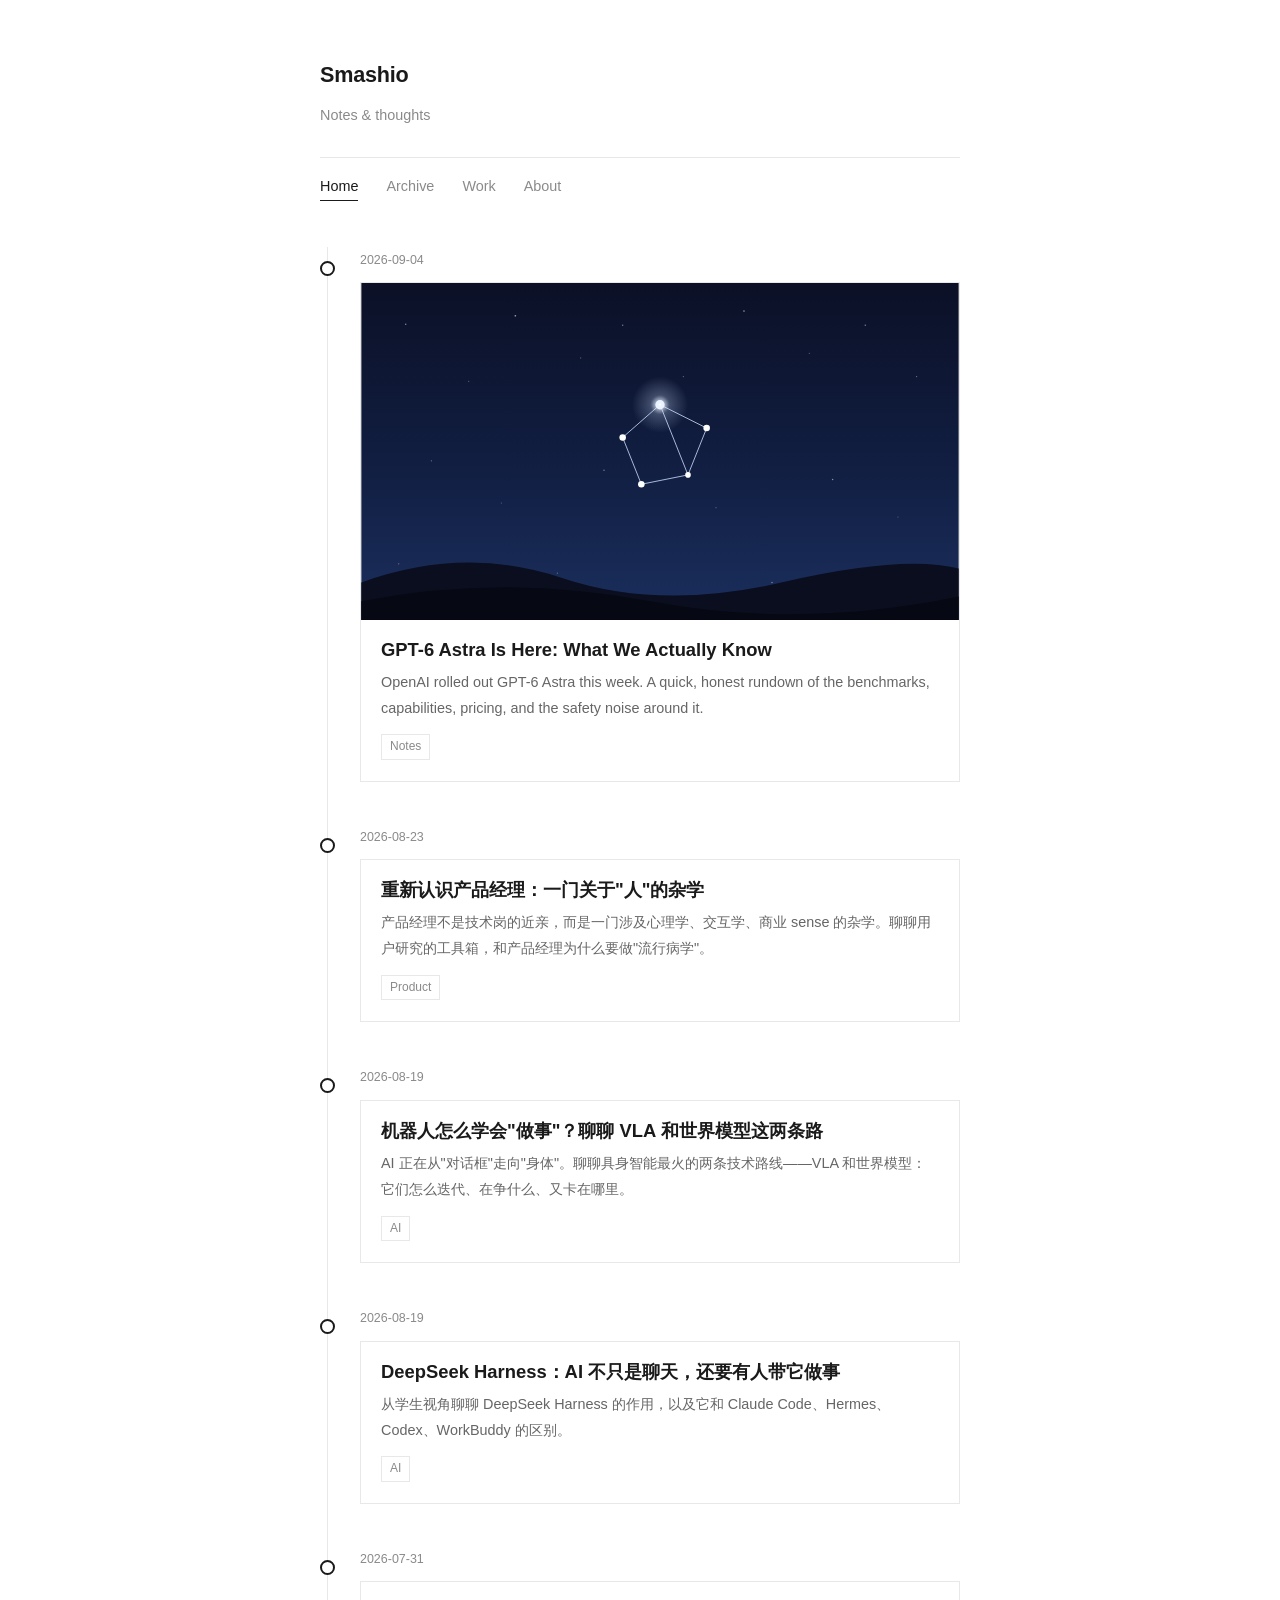
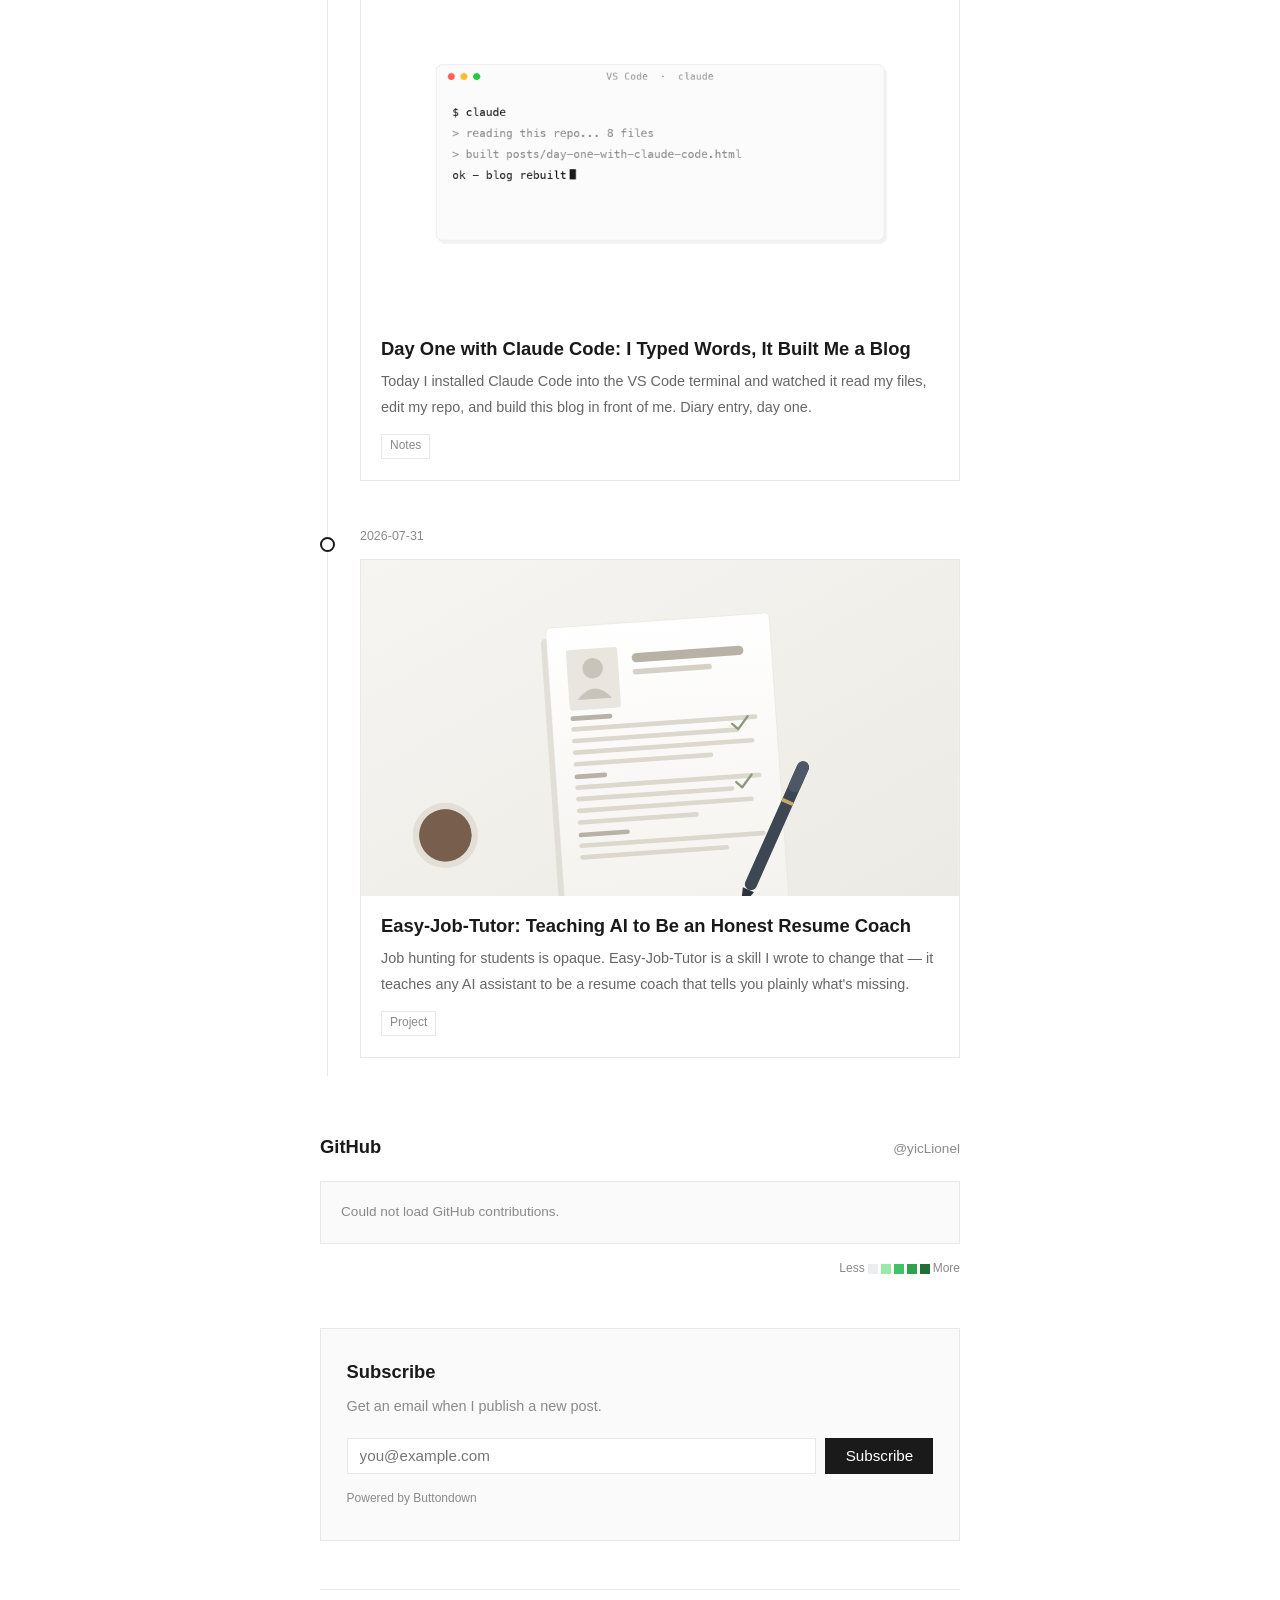
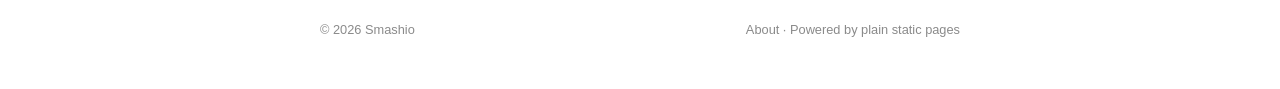
<file: index.html>
<!DOCTYPE html>
<html lang="en">
<head>
  <meta charset="UTF-8">
  <meta name="viewport" content="width=device-width, initial-scale=1.0">
  <title>Smashio · Notes &amp; Thoughts</title>
  <meta name="description" content="A minimalist personal blog">
  <link rel="stylesheet" href="css/style.css">
</head>
<body>
  <div class="wrap">
    <header class="site">
      <div class="site-title"><a href="index.html">Smashio</a></div>
      <div class="site-desc">Notes &amp; thoughts</div>
      <nav class="site">
        <a href="index.html" class="active">Home</a>
        <a href="archive.html">Archive</a>
        <a href="work.html">Work</a>
        <a href="about.html">About</a>
      </nav>
    </header>

    <main>
      <div class="timeline">
        <article class="tl-item">
          <span class="tl-dot"></span>
          <time class="tl-date">2026-09-04</time>
          <a class="tl-card" href="posts/gpt6-astra.html">
            <img class="tl-cover" src="images/gpt6-astra.svg" alt="GPT-6 Astra Is Here: What We Actually Know" loading="lazy">
            <div class="tl-info">
              <h2 class="tl-title">GPT-6 Astra Is Here: What We Actually Know</h2>
              <p class="tl-excerpt">OpenAI rolled out GPT-6 Astra this week. A quick, honest rundown of the benchmarks, capabilities, pricing, and the safety noise around it.</p>
              <span class="tl-cat">Notes</span>
            </div>
          </a>
        </article>

        <article class="tl-item">
          <span class="tl-dot"></span>
          <time class="tl-date">2026-08-23</time>
          <a class="tl-card" href="posts/rethinking-product-manager.html">
            <div class="tl-info">
              <h2 class="tl-title">重新认识产品经理：一门关于"人"的杂学</h2>
              <p class="tl-excerpt">产品经理不是技术岗的近亲，而是一门涉及心理学、交互学、商业 sense 的杂学。聊聊用户研究的工具箱，和产品经理为什么要做"流行病学"。</p>
              <span class="tl-cat">Product</span>
            </div>
          </a>
        </article>

        <article class="tl-item">
          <span class="tl-dot"></span>
          <time class="tl-date">2026-08-19</time>
          <a class="tl-card" href="posts/vla-world-model.html">
            <div class="tl-info">
              <h2 class="tl-title">机器人怎么学会"做事"？聊聊 VLA 和世界模型这两条路</h2>
              <p class="tl-excerpt">AI 正在从"对话框"走向"身体"。聊聊具身智能最火的两条技术路线——VLA 和世界模型：它们怎么迭代、在争什么、又卡在哪里。</p>
              <span class="tl-cat">AI</span>
            </div>
          </a>
        </article>

        <article class="tl-item">
          <span class="tl-dot"></span>
          <time class="tl-date">2026-08-19</time>
          <a class="tl-card" href="posts/deepseek-harness.html">
            <div class="tl-info">
              <h2 class="tl-title">DeepSeek Harness：AI 不只是聊天，还要有人带它做事</h2>
              <p class="tl-excerpt">从学生视角聊聊 DeepSeek Harness 的作用，以及它和 Claude Code、Hermes、Codex、WorkBuddy 的区别。</p>
              <span class="tl-cat">AI</span>
            </div>
          </a>
        </article>

        <article class="tl-item">
          <span class="tl-dot"></span>
          <time class="tl-date">2026-07-31</time>
          <a class="tl-card" href="posts/day-one-with-claude-code.html">
            <img class="tl-cover" src="images/day-one-with-claude-code.png" alt="Day One with Claude Code: I Typed Words, It Built Me a Blog" loading="lazy">
            <div class="tl-info">
              <h2 class="tl-title">Day One with Claude Code: I Typed Words, It Built Me a Blog</h2>
              <p class="tl-excerpt">Today I installed Claude Code into the VS Code terminal and watched it read my files, edit my repo, and build this blog in front of me. Diary entry, day one.</p>
              <span class="tl-cat">Notes</span>
            </div>
          </a>
        </article>

        <article class="tl-item">
          <span class="tl-dot"></span>
          <time class="tl-date">2026-07-31</time>
          <a class="tl-card" href="posts/easy-job-tutor.html">
            <img class="tl-cover" src="images/easy-job-tutor.svg" alt="Easy-Job-Tutor: Teaching AI to Be an Honest Resume Coach" loading="lazy">
            <div class="tl-info">
              <h2 class="tl-title">Easy-Job-Tutor: Teaching AI to Be an Honest Resume Coach</h2>
              <p class="tl-excerpt">Job hunting for students is opaque. Easy-Job-Tutor is a skill I wrote to change that — it teaches any AI assistant to be a resume coach that tells you plainly what's missing.</p>
              <span class="tl-cat">Project</span>
            </div>
          </a>
        </article>
      </div>
    </main>

    <section class="github">
      <div class="github-head">
        <h2>GitHub</h2>
        <a href="https://github.com/yicLionel" target="_blank" rel="noopener">@yicLionel</a>
      </div>
      <div class="gh-graph" id="gh-graph" aria-label="GitHub contribution graph">
        <p class="gh-loading">Loading contributions…</p>
      </div>
      <div class="gh-meta">
        <span id="gh-total"></span>
        <span class="gh-legend" aria-hidden="true">
          <span>Less</span>
          <span class="gh-cell" data-l="0"></span>
          <span class="gh-cell" data-l="1"></span>
          <span class="gh-cell" data-l="2"></span>
          <span class="gh-cell" data-l="3"></span>
          <span class="gh-cell" data-l="4"></span>
          <span>More</span>
        </span>
      </div>
    </section>

    <section class="subscribe">
      <h2>Subscribe</h2>
      <p>Get an email when I publish a new post.</p>
      <form class="subscribe-form" action="https://buttondown.com/api/emails/embed-subscribe/yichen" method="post" target="_blank" rel="noopener">
        <input type="email" name="email" placeholder="you@example.com" required aria-label="Email address">
        <input type="hidden" name="embed" value="1">
        <button type="submit">Subscribe</button>
      </form>
      <a class="powered" href="https://buttondown.com" target="_blank" rel="noopener">Powered by Buttondown</a>
    </section>

    <footer class="site">
      <span>© 2026 Smashio</span>
      <span><a href="about.html">About</a> · Powered by plain static pages</span>
    </footer>
  </div>
  <script src="scripts/github-graph.js"></script>
</body>
</html>
</file>
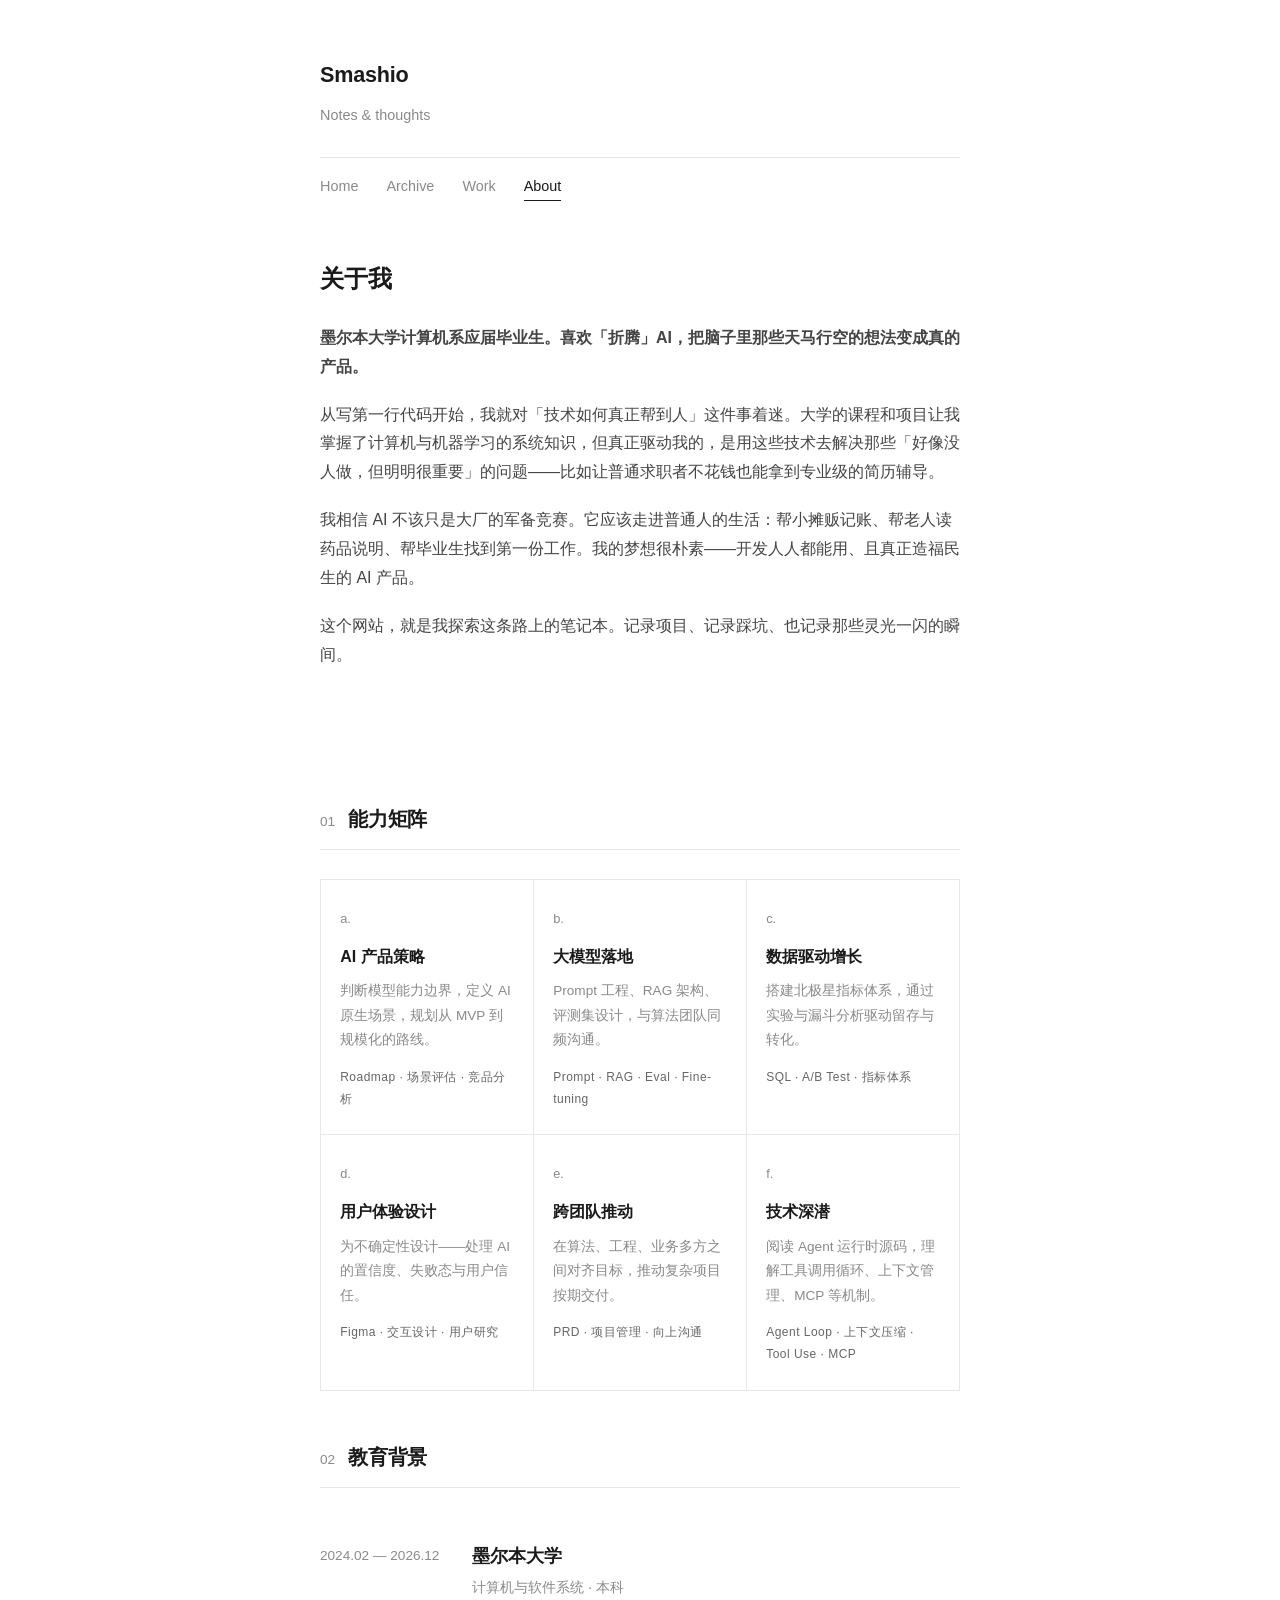
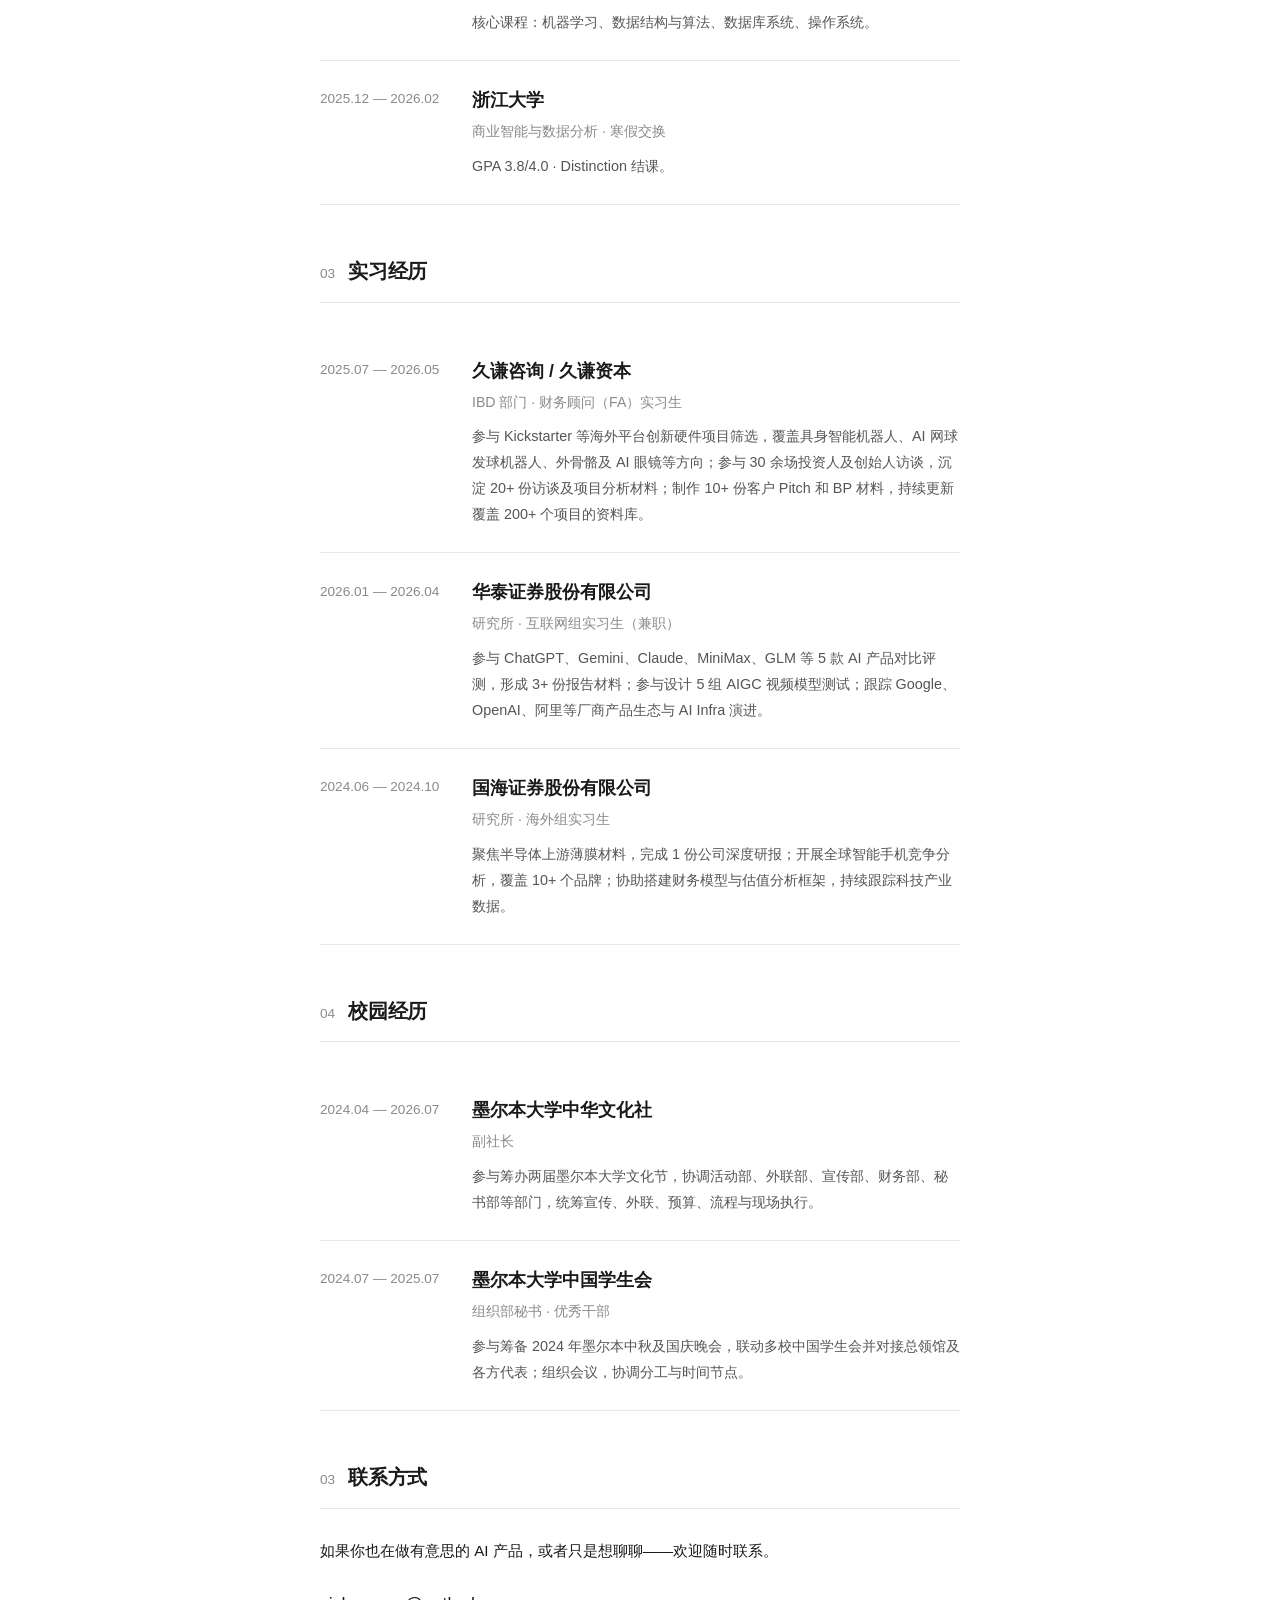
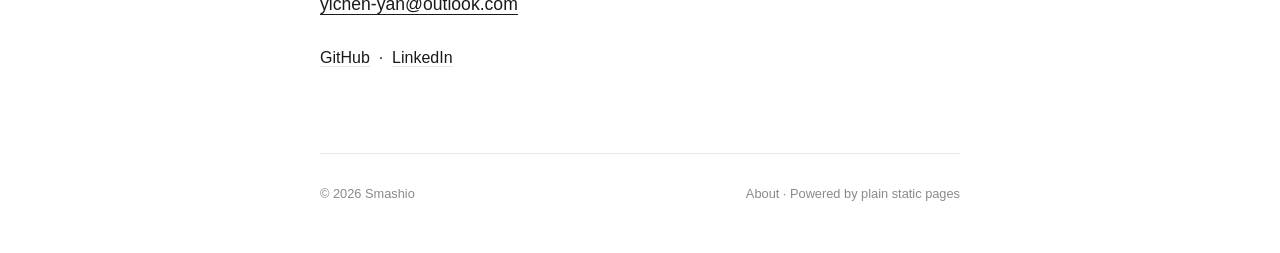
<file: about.html>
<!DOCTYPE html>
<html lang="zh-CN">
<head>
  <meta charset="UTF-8">
  <meta name="viewport" content="width=device-width, initial-scale=1.0">
  <title>About · Smashio</title>
  <meta name="description" content="关于我 — AI 产品人、Builder、墨尔本大学计算机系毕业生">
  <link rel="stylesheet" href="css/style.css">
</head>
<body>
  <div class="wrap">
    <header class="site">
      <div class="site-title"><a href="index.html">Smashio</a></div>
      <div class="site-desc">Notes &amp; thoughts</div>
      <nav class="site">
        <a href="index.html">Home</a>
        <a href="archive.html">Archive</a>
        <a href="work.html">Work</a>
        <a href="about.html" class="active">About</a>
      </nav>
    </header>

    <main class="page">
      <h1>关于我</h1>

      <p><strong>墨尔本大学计算机系应届毕业生。喜欢「折腾」AI，把脑子里那些天马行空的想法变成真的产品。</strong></p>
      <p>从写第一行代码开始，我就对「技术如何真正帮到人」这件事着迷。大学的课程和项目让我掌握了计算机与机器学习的系统知识，但真正驱动我的，是用这些技术去解决那些「好像没人做，但明明很重要」的问题——比如让普通求职者不花钱也能拿到专业级的简历辅导。</p>
      <p>我相信 AI 不该只是大厂的军备竞赛。它应该走进普通人的生活：帮小摊贩记账、帮老人读药品说明、帮毕业生找到第一份工作。我的梦想很朴素——开发人人都能用、且真正造福民生的 AI 产品。</p>
      <p>这个网站，就是我探索这条路上的笔记本。记录项目、记录踩坑、也记录那些灵光一闪的瞬间。</p>
    </main>

    <div class="sec-head">
      <span class="sec-num">01</span>
      <h2>能力矩阵</h2>
    </div>
    <div class="cap-grid">
      <div class="cap-card">
        <span class="cap-num">a.</span>
        <h3>AI 产品策略</h3>
        <p>判断模型能力边界，定义 AI 原生场景，规划从 MVP 到规模化的路线。</p>
        <div class="cap-tools">Roadmap · 场景评估 · 竞品分析</div>
      </div>
      <div class="cap-card">
        <span class="cap-num">b.</span>
        <h3>大模型落地</h3>
        <p>Prompt 工程、RAG 架构、评测集设计，与算法团队同频沟通。</p>
        <div class="cap-tools">Prompt · RAG · Eval · Fine-tuning</div>
      </div>
      <div class="cap-card">
        <span class="cap-num">c.</span>
        <h3>数据驱动增长</h3>
        <p>搭建北极星指标体系，通过实验与漏斗分析驱动留存与转化。</p>
        <div class="cap-tools">SQL · A/B Test · 指标体系</div>
      </div>
      <div class="cap-card">
        <span class="cap-num">d.</span>
        <h3>用户体验设计</h3>
        <p>为不确定性设计——处理 AI 的置信度、失败态与用户信任。</p>
        <div class="cap-tools">Figma · 交互设计 · 用户研究</div>
      </div>
      <div class="cap-card">
        <span class="cap-num">e.</span>
        <h3>跨团队推动</h3>
        <p>在算法、工程、业务多方之间对齐目标，推动复杂项目按期交付。</p>
        <div class="cap-tools">PRD · 项目管理 · 向上沟通</div>
      </div>
      <div class="cap-card">
        <span class="cap-num">f.</span>
        <h3>技术深潜</h3>
        <p>阅读 Agent 运行时源码，理解工具调用循环、上下文管理、MCP 等机制。</p>
        <div class="cap-tools">Agent Loop · 上下文压缩 · Tool Use · MCP</div>
      </div>
    </div>

    <div class="sec-head">
      <span class="sec-num">02</span>
      <h2>教育背景</h2>
    </div>

    <div class="exp-item">
      <span class="exp-period">2024.02 — 2026.12</span>
      <div>
        <h3>墨尔本大学</h3>
        <div class="exp-role">计算机与软件系统 · 本科</div>
        <p>核心课程：机器学习、数据结构与算法、数据库系统、操作系统。</p>
      </div>
    </div>

    <div class="exp-item">
      <span class="exp-period">2025.12 — 2026.02</span>
      <div>
        <h3>浙江大学</h3>
        <div class="exp-role">商业智能与数据分析 · 寒假交换</div>
        <p>GPA 3.8/4.0 · Distinction 结课。</p>
      </div>
    </div>

    <div class="sec-head">
      <span class="sec-num">03</span>
      <h2>实习经历</h2>
    </div>

    <div class="exp-item">
      <span class="exp-period">2025.07 — 2026.05</span>
      <div>
        <h3>久谦咨询 / 久谦资本</h3>
        <div class="exp-role">IBD 部门 · 财务顾问（FA）实习生</div>
        <p>参与 Kickstarter 等海外平台创新硬件项目筛选，覆盖具身智能机器人、AI 网球发球机器人、外骨骼及 AI 眼镜等方向；参与 30 余场投资人及创始人访谈，沉淀 20+ 份访谈及项目分析材料；制作 10+ 份客户 Pitch 和 BP 材料，持续更新覆盖 200+ 个项目的资料库。</p>
      </div>
    </div>

    <div class="exp-item">
      <span class="exp-period">2026.01 — 2026.04</span>
      <div>
        <h3>华泰证券股份有限公司</h3>
        <div class="exp-role">研究所 · 互联网组实习生（兼职）</div>
        <p>参与 ChatGPT、Gemini、Claude、MiniMax、GLM 等 5 款 AI 产品对比评测，形成 3+ 份报告材料；参与设计 5 组 AIGC 视频模型测试；跟踪 Google、OpenAI、阿里等厂商产品生态与 AI Infra 演进。</p>
      </div>
    </div>

    <div class="exp-item">
      <span class="exp-period">2024.06 — 2024.10</span>
      <div>
        <h3>国海证券股份有限公司</h3>
        <div class="exp-role">研究所 · 海外组实习生</div>
        <p>聚焦半导体上游薄膜材料，完成 1 份公司深度研报；开展全球智能手机竞争分析，覆盖 10+ 个品牌；协助搭建财务模型与估值分析框架，持续跟踪科技产业数据。</p>
      </div>
    </div>

    <div class="sec-head">
      <span class="sec-num">04</span>
      <h2>校园经历</h2>
    </div>

    <div class="exp-item">
      <span class="exp-period">2024.04 — 2026.07</span>
      <div>
        <h3>墨尔本大学中华文化社</h3>
        <div class="exp-role">副社长</div>
        <p>参与筹办两届墨尔本大学文化节，协调活动部、外联部、宣传部、财务部、秘书部等部门，统筹宣传、外联、预算、流程与现场执行。</p>
      </div>
    </div>

    <div class="exp-item">
      <span class="exp-period">2024.07 — 2025.07</span>
      <div>
        <h3>墨尔本大学中国学生会</h3>
        <div class="exp-role">组织部秘书 · 优秀干部</div>
        <p>参与筹备 2024 年墨尔本中秋及国庆晚会，联动多校中国学生会并对接总领馆及各方代表；组织会议，协调分工与时间节点。</p>
      </div>
    </div>

    <div class="sec-head">
      <span class="sec-num">03</span>
      <h2>联系方式</h2>
    </div>

    <div class="work-contact" style="text-align:left; padding-top:0;">
      <p style="font-size:0.95rem; margin-bottom:1.5rem;">如果你也在做有意思的 AI 产品，或者只是想聊聊——欢迎随时联系。</p>
      <p>
        <a href="mailto:yichen-yan@outlook.com" style="font-size:1.1rem; font-weight:500; border-bottom:1px solid var(--fg);">yichen-yan@outlook.com</a>
      </p>
      <p style="margin-top:1.5rem;">
        <a href="https://github.com/yicLionel">GitHub</a>
        &nbsp;·&nbsp;
        <a href="https://www.linkedin.com/in/yichen-yan-b991a028b">LinkedIn</a>
      </p>
    </div>

    <footer class="site">
      <span>© 2026 Smashio</span>
      <span><a href="about.html">About</a> · Powered by plain static pages</span>
    </footer>
  </div>
</body>
</html>
</file>
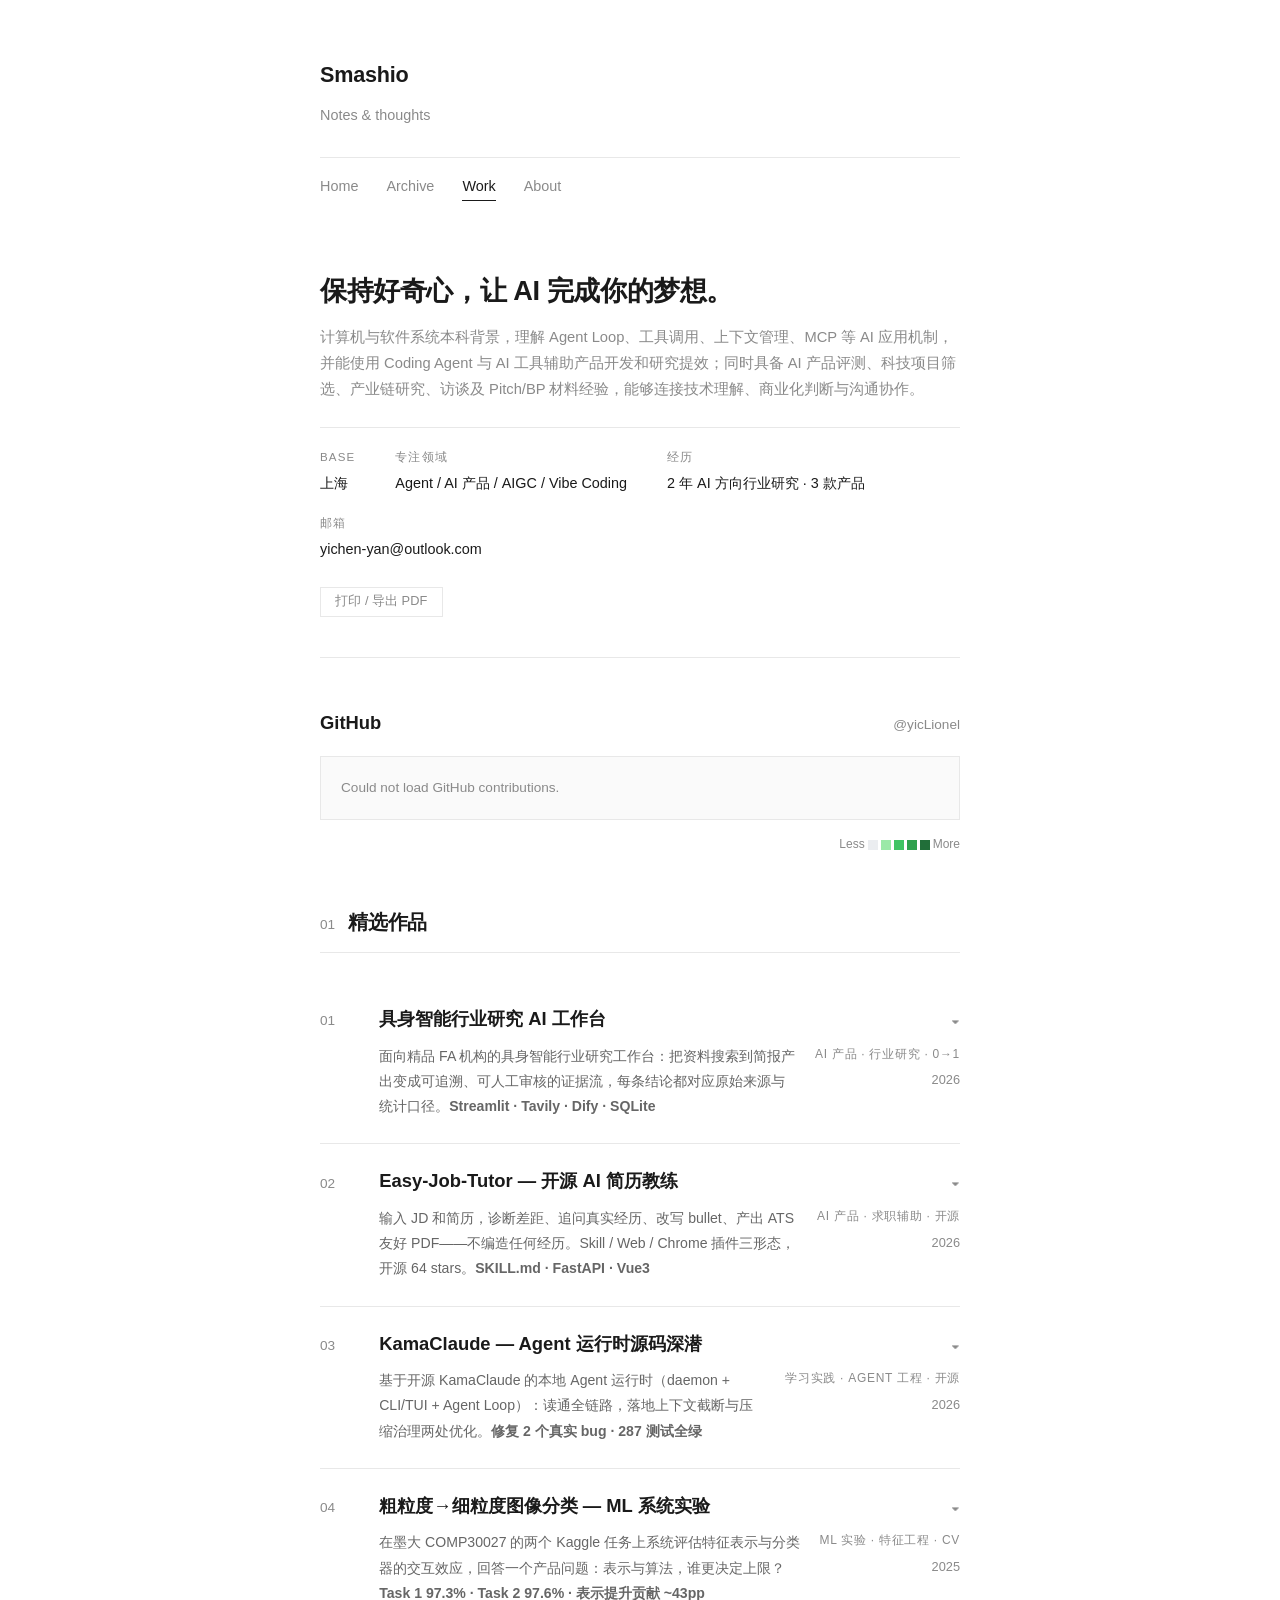
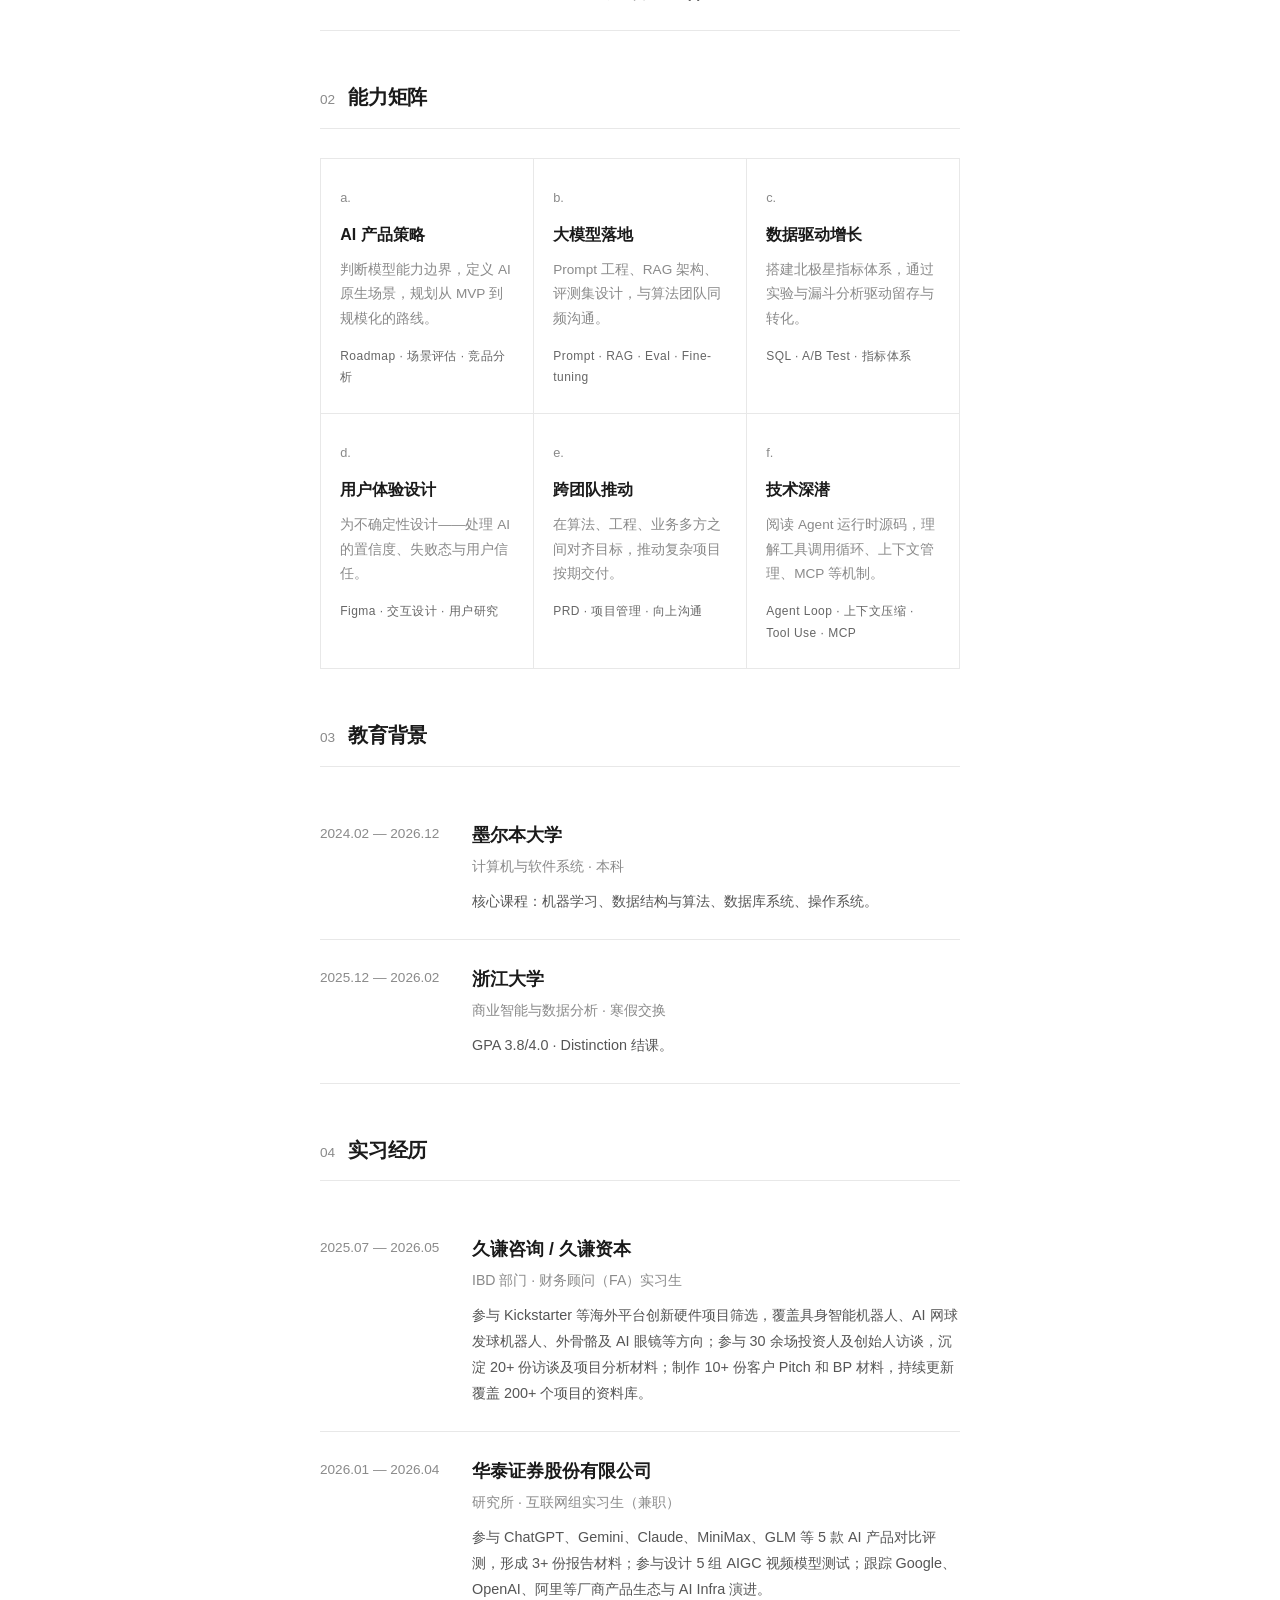
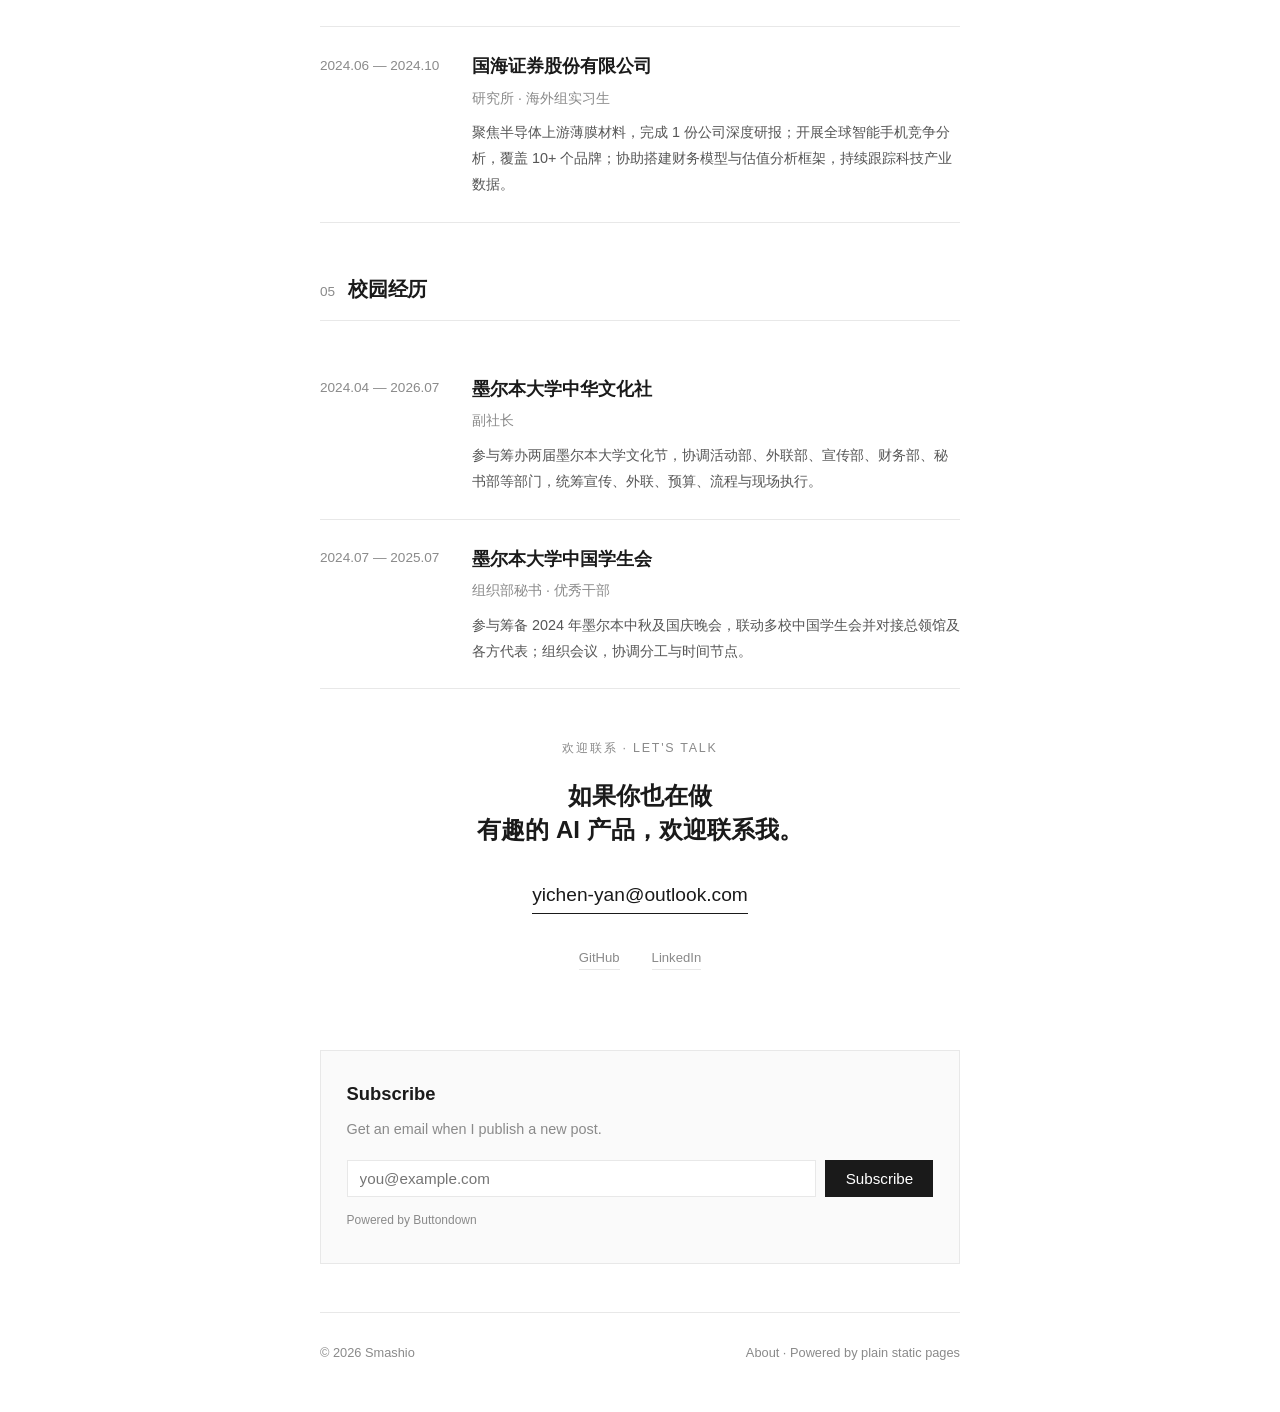
<file: work.html>
<!DOCTYPE html>
<html lang="zh-CN">
<head>
  <meta charset="UTF-8">
  <meta name="viewport" content="width=device-width, initial-scale=1.0">
  <title>Work · Smashio</title>
  <meta name="description" content="作品集 — AI 产品、行业研究、内容运营、Agent 工程、机器学习实验">
  <link rel="stylesheet" href="css/style.css">
</head>
<body>
  <div class="wrap">
    <header class="site">
      <div class="site-title"><a href="index.html">Smashio</a></div>
      <div class="site-desc">Notes &amp; thoughts</div>
      <nav class="site">
        <a href="index.html">Home</a>
        <a href="archive.html">Archive</a>
        <a href="work.html" class="active">Work</a>
        <a href="about.html">About</a>
      </nav>
    </header>

    <main>
      <!-- Hero -->
      <div class="work-hero">
        <h1>保持好奇心，让 AI 完成你的梦想。</h1>
        <p class="hero-bio">计算机与软件系统本科背景，理解 Agent Loop、工具调用、上下文管理、MCP 等 AI 应用机制，并能使用 Coding Agent 与 AI 工具辅助产品开发和研究提效；同时具备 AI 产品评测、科技项目筛选、产业链研究、访谈及 Pitch/BP 材料经验，能够连接技术理解、商业化判断与沟通协作。</p>
        <div class="work-meta">
          <div class="work-meta-item">
            <div class="meta-label">Base</div>
            <div class="meta-value">上海</div>
          </div>
          <div class="work-meta-item">
            <div class="meta-label">专注领域</div>
            <div class="meta-value">Agent / AI 产品 / AIGC / Vibe Coding</div>
          </div>
          <div class="work-meta-item">
            <div class="meta-label">经历</div>
            <div class="meta-value">2 年 AI 方向行业研究 · 3 款产品</div>
          </div>
          <div class="work-meta-item">
            <div class="meta-label">邮箱</div>
            <div class="meta-value">yichen-yan@outlook.com</div>
          </div>
        </div>
        <button class="work-print" onclick="window.print()">打印 / 导出 PDF</button>
      </div>

      <!-- GitHub contributions -->
      <section class="github">
        <div class="github-head">
          <h2>GitHub</h2>
          <a href="https://github.com/yicLionel" target="_blank" rel="noopener">@yicLionel</a>
        </div>
        <div class="gh-graph" id="gh-graph" aria-label="GitHub contribution graph">
          <p class="gh-loading">Loading contributions…</p>
        </div>
        <div class="gh-meta">
          <span id="gh-total"></span>
          <span class="gh-legend" aria-hidden="true">
            <span>Less</span>
            <span class="gh-cell" data-l="0"></span>
            <span class="gh-cell" data-l="1"></span>
            <span class="gh-cell" data-l="2"></span>
            <span class="gh-cell" data-l="3"></span>
            <span class="gh-cell" data-l="4"></span>
            <span>More</span>
          </span>
        </div>
      </section>

      <!-- Projects -->
      <div class="sec-head">
        <span class="sec-num">01</span>
        <h2>精选作品</h2>
      </div>

      <!-- Project 01: 具身智能行业研究 AI 工作台 -->
      <div class="work-item">
        <button class="work-toggle" id="wt-emb" aria-expanded="false" aria-controls="case-emb">
          <span class="wk-idx">01</span>
          <span class="wk-title">具身智能行业研究 AI 工作台</span>
          <span class="wk-desc">面向精品 FA 机构的具身智能行业研究工作台：把资料搜索到简报产出变成可追溯、可人工审核的证据流，每条结论都对应原始来源与统计口径。<strong>Streamlit · Tavily · Dify · SQLite</strong></span>
          <span class="wk-meta">
            <span class="wk-tags">AI 产品 · 行业研究 · 0→1</span>
            <span class="wk-year">2026</span>
          </span>
          <span class="wk-arrow">▾</span>
        </button>

        <div id="case-emb">
          <div class="case-panel">
            <div class="case-inner">

              <div class="case-summary">
                <p class="case-lead">面向精品 FA 机构分析师的具身智能行业研究工作台：独立设计开发，把资料搜索、证据整理到简报产出结构化为五阶段证据流——人工审核优先，不追求全自动。</p>
                <div class="case-chips">
                  <span class="case-chip"><strong>角色</strong> · 独立设计开发</span>
                  <span class="case-chip"><strong>周期</strong> · 2026 — 至今</span>
                  <span class="case-chip"><strong>技术栈</strong> · Streamlit · Tavily · Dify · SQLite</span>
                  <span class="case-chip"><strong>状态</strong> · MVP · 研究验证阶段</span>
                </div>
              </div>

              <div class="case-sec">
                <div class="case-label">背景与痛点</div>
                <p>FA 行业研究里，资料搜索、数据摘录、口径核对是重复劳动，且容易口径混用、引用不准；通用搜索工具只管返回结果，不管来源可信度与证据留痕。</p>
                <p>目标：把行业研究整理变成<strong>可追溯、可人工审核的证据流</strong>——每条结论都能对应原始来源、数据年份、地域和统计口径。</p>
              </div>

              <div class="case-sec">
                <div class="case-label">做法</div>
                <div class="case-rows">
                  <div class="case-row"><strong>五阶段流程</strong><span>研究需求 → 研究框架 → 资料来源 → 证据矩阵 → 简报，配 7 大固定研究维度（规模与 CAGR、产业链、竞争格局、技术趋势、融资与商业化等）保证覆盖完整</span></div>
                  <div class="case-row"><strong>证据确认门槛</strong><span>来源可访问 + 非空直接引文 + 可回溯引用，三条都满足才能进入简报；候选证据仅预览、不可导出</span></div>
                  <div class="case-row"><strong>自动风险标签</strong><span>blocked / conflict / possibly_stale（行情类超 24 个月、商业化类超 12 个月自动标记）/ incomplete / missing_evidence</span></div>
                  <div class="case-row"><strong>选型取舍</strong><span>Streamlit + SQLite 做单用户 MVP，不做账号与多用户——先验证研究流程，再谈生产化；检索用 Tavily（中英双语查询生成 + URL 归一化去重），Dify 证据/简报工作流可选并保留本地 fallback——低代码快速迭代，审核逻辑留在本地代码</span></div>
                </div>
              </div>

              <div class="case-sec">
                <div class="case-label">结果</div>
                <div class="case-strip">
                  <div><strong>7 维度</strong><span>固定研究框架</span></div>
                  <div><strong>5 阶段</strong><span>需求→框架→来源→证据→简报</span></div>
                  <div><strong>5 类</strong><span>自动风险标签</span></div>
                  <div><strong>v0.1→v0.4</strong><span>离线→终端→在线→fallback</span></div>
                </div>
                <p class="case-small">Pydantic 不可变领域模型 + SQLite 持久化，pytest 与 ruff 工程检查，简报支持 Markdown / CSV 导出。明确定位：研究验证阶段的原型，不做生产级投研系统。</p>
                <div class="case-links">
                  <a href="https://github.com/yicLionel/embodied-intelligence-research-workbench-mvp" target="_blank" rel="noopener">GitHub · 仓库 →</a>
                </div>
              </div>

              <button class="case-close" onclick="document.getElementById('wt-emb').click()">收起 ▲</button>

            </div>
          </div>
        </div>
      </div>

      <!-- Project 02: Easy-Job-Tutor -->
      <div class="work-item">
        <button class="work-toggle" id="wt-ejt" aria-expanded="false" aria-controls="case-ejt">
          <span class="wk-idx">02</span>
          <span class="wk-title">Easy-Job-Tutor — 开源 AI 简历教练</span>
          <span class="wk-desc">输入 JD 和简历，诊断差距、追问真实经历、改写 bullet、产出 ATS 友好 PDF——不编造任何经历。Skill / Web / Chrome 插件三形态，开源 64 stars。<strong>SKILL.md · FastAPI · Vue3</strong></span>
          <span class="wk-meta">
            <span class="wk-tags">AI 产品 · 求职辅助 · 开源</span>
            <span class="wk-year">2026</span>
          </span>
          <span class="wk-arrow">▾</span>
        </button>

        <div id="case-ejt">
          <div class="case-panel">
            <div class="case-inner">

              <div class="case-summary">
                <p class="case-lead">免费、诚实的开源 AI 简历教练：围绕「输入 JD → 识别匹配差距 → 针对性改写 → 生成可投递简历」链路，把简历定制从重复劳动变成看得见差距的标准流程。</p>
                <div class="case-chips">
                  <span class="case-chip"><strong>角色</strong> · 独立设计开发 · 开源</span>
                  <span class="case-chip"><strong>周期</strong> · 2026</span>
                  <span class="case-chip"><strong>形态</strong> · Skill · Web · Chrome 插件</span>
                  <span class="case-chip"><strong>状态</strong> · 已上线 · 64 stars</span>
                </div>
              </div>

              <div class="case-sec">
                <div class="case-label">背景与痛点</div>
                <p>应届生多岗位投递时 JD 差异大、简历定制耗时；付费简历服务贵，通用 AI 又爱编造经历——HR 一问就露馅。</p>
                <p>目标：做一套<strong>不编造任何经历</strong>的免费简历教练，围绕「JD → 诊断 → 改写 → PDF」标准链路，服务不同 AI 使用水平的用户。</p>
              </div>

              <div class="case-sec">
                <div class="case-label">做法</div>
                <div class="case-rows">
                  <div class="case-row"><strong>Skill 主链路</strong><span>JD 拆解（硬技能 / 软技能 / 隐藏条件）→ 差距诊断（✅ 强证据 / ⚠️ 弱证据 / ❌ 缺口三级标注）→ 证据追问（只问工具、数据、角色，不替用户编）→ Bullet 改写 → PDF 导出</span></div>
                  <div class="case-row"><strong>三形态分层</strong><span>Skill（SKILL.md + Python PDF 管线）给高阶用户；Web（FastAPI + Vue3）隐藏 Prompt 降低门槛；Chrome 插件做侧边栏 JD 分析</span></div>
                  <div class="case-row"><strong>质量口径</strong><span>五维评分（JD 匹配、HR 扫读、ATS 友好、面试可讲、真实性）+ Classic / Modern / Creative 三种按行业适配的 PDF 模板</span></div>
                  <div class="case-row"><strong>选型取舍</strong><span>先做 Skill 而非 Web：复用用户已有的 AI 订阅、零成本分发，Web 只补「不会装 Skill」的普通用户；真实性靠证据追问机制保证——宁标「待确认」，不编数据</span></div>
                </div>
              </div>

              <div class="case-sec">
                <div class="case-label">结果</div>
                <div class="case-strip">
                  <div><strong>64 stars</strong><span>开源 · Apache 2.0</span></div>
                  <div><strong>3 形态</strong><span>Skill · Web · 插件</span></div>
                  <div><strong>5 维</strong><span>质量评分口径</span></div>
                  <div><strong>3 模板</strong><span>按行业适配 PDF</span></div>
                </div>
                <p class="case-small">文档覆盖 EN / FR / JA / ES / DE 五种语言；邀请约 20 名同学灰度测试，累计分析 100 份 JD、生成 200+ 份简历草稿。</p>
                <div class="case-links">
                  <a href="https://easy-job-tutor-web.vercel.app/" target="_blank" rel="noopener">在线体验 →</a>
                  <a href="https://github.com/yicLionel/Easy-Job-Tutor" target="_blank" rel="noopener">GitHub · 主仓库 →</a>
                  <a href="https://github.com/yicLionel/easy-job-tutor-extension" target="_blank" rel="noopener">Chrome 插件 →</a>
                </div>
              </div>

              <div class="case-gallery">
                <img src="images/work-ejt-resume.png" alt="Easy-Job-Tutor 生成的 Modern Minimal 风格简历预览">
                <p>最终产物是 ATS 友好、可选中文本的 PDF 简历，围绕目标 JD 针对性改写。</p>
              </div>

              <button class="case-close" onclick="document.getElementById('wt-ejt').click()">收起 ▲</button>

            </div>
          </div>
        </div>
      </div>

      <!-- Project 03: KamaClaude -->
      <div class="work-item">
        <button class="work-toggle" id="wt-kama" aria-expanded="false" aria-controls="case-kama">
          <span class="wk-idx">03</span>
          <span class="wk-title">KamaClaude — Agent 运行时源码深潜</span>
          <span class="wk-desc">基于开源 KamaClaude 的本地 Agent 运行时（daemon + CLI/TUI + Agent Loop）：读通全链路，落地上下文截断与压缩治理两处优化。<strong>修复 2 个真实 bug · 287 测试全绿</strong></span>
          <span class="wk-meta">
            <span class="wk-tags">学习实践 · Agent 工程 · 开源</span>
            <span class="wk-year">2026</span>
          </span>
          <span class="wk-arrow">▾</span>
        </button>

        <div id="case-kama">
          <div class="case-panel">
            <div class="case-inner">

              <div class="case-summary">
                <p class="case-lead">为判断 Agent 类产品的技术可行性，深入真实 Agent 运行时读源码、做实验、提优化。基于开源 KamaClaude，非原创项目——价值在于把 Agent 运行时从黑盒变成自己读得懂、改得动的系统。</p>
                <div class="case-chips">
                  <span class="case-chip"><strong>角色</strong> · 源码研读 · 优化实验</span>
                  <span class="case-chip"><strong>周期</strong> · 2026</span>
                  <span class="case-chip"><strong>形态</strong> · Python · daemon + CLI/TUI</span>
                  <span class="case-chip"><strong>定位</strong> · 基于开源 · 学习型</span>
                </div>
              </div>

              <div class="case-sec">
                <div class="case-label">背景与痛点</div>
                <p>判断 Agent 产品的可行性不能只停在 API 层。选 KamaClaude 深读，因为它把模型调用、工具执行、权限审批、会话管理与上下文压缩放进同一套运行时，是最贴近 Claude Code 一类的真实工程样本。</p>
                <p>读源码时锁定两个具体问题：<strong>超长工具输出「只留前缀」截断，丢掉尾部关键事实</strong>（测试失败原因、退出码）；<strong>全量压缩本身很贵，还可能被反复触发</strong>。</p>
              </div>

              <div class="case-sec">
                <div class="case-label">做法</div>
                <div class="case-rows">
                  <div class="case-row"><strong>通读调用链</strong><span>CLI/TUI → daemon（JSON-RPC 2.0 + NDJSON）→ AgentLoop → 工具/权限/会话/压缩，建立全链路认知</span></div>
                  <div class="case-row"><strong>头尾截断</strong><span>超长 tool_result 由「只留前缀」改为「头尾各留」，过程中修复 2 个真实 bug（非 dict 崩溃、keep&gt;limit 边界）</span></div>
                  <div class="case-row"><strong>压缩治理</strong><span>新增 cooldown 与「无收益保护」（API token 计数），避免高频重复付费压缩</span></div>
                  <div class="case-row"><strong>选型取舍</strong><span>放弃真实 API benchmark——模型行为方差大、真实 run 达不到触发阈值、收益无法归因；改用 FakeProvider + git worktree 做改动前后确定性对比，零 API 成本、完全可复现</span></div>
                </div>
              </div>

              <div class="case-sec">
                <div class="case-label">结果</div>
                <div class="case-strip">
                  <div><strong>60k</strong><span>超长输出截断后头尾事实均保留</span></div>
                  <div><strong>3 次</strong><span>21 步高水位仅触发 3 次压缩尝试</span></div>
                  <div><strong>287</strong><span>测试全绿 · mypy · ruff 归零</span></div>
                  <div><strong>0 项</strong><span>未实测的收益声明</span></div>
                </div>
                <p class="case-small">4 档输入长度（4.1k / 8k / 20k / 60k 字符）改动后头尾事实均保留，截断吞吐仍在 µs/条量级；未做真实 API benchmark 前，不在简历或文档里声称 token / 成本收益。</p>
                <div class="case-links">
                  <a href="https://github.com/yicLionel/KamaClaude" target="_blank" rel="noopener">GitHub · 学习仓库 →</a>
                  <a href="https://github.com/youngyangyang04/KamaClaude" target="_blank" rel="noopener">上游开源项目 →</a>
                </div>
              </div>

              <div class="case-gallery">
                <img class="wide-img" src="images/work-kama-arch.png" alt="KamaClaude 分层架构图">
                <p>CLI / TUI 客户端经 JSON-RPC 与常驻 daemon 通信，核心是 AgentLoop + 工具注册 + 权限 + 会话 + 上下文压缩。</p>
              </div>

              <button class="case-close" onclick="document.getElementById('wt-kama').click()">收起 ▲</button>

            </div>
          </div>
        </div>
      </div>

      <!-- Project 04: ML Experiment -->
      <div class="work-item">
        <button class="work-toggle" id="wt-ml" aria-expanded="false" aria-controls="case-ml">
          <span class="wk-idx">04</span>
          <span class="wk-title">粗粒度→细粒度图像分类 — ML 系统实验</span>
          <span class="wk-desc">在墨大 COMP30027 的两个 Kaggle 任务上系统评估特征表示与分类器的交互效应，回答一个产品问题：表示与算法，谁更决定上限？<strong>Task 1 97.3% · Task 2 97.6% · 表示提升贡献 ~43pp</strong></span>
          <span class="wk-meta">
            <span class="wk-tags">ML 实验 · 特征工程 · CV</span>
            <span class="wk-year">2025</span>
          </span>
          <span class="wk-arrow">▾</span>
        </button>

        <div id="case-ml">
          <div class="case-panel">
            <div class="case-inner">

              <div class="case-summary">
                <p class="case-lead">在墨尔本大学 COMP30027 的两个 Kaggle 任务上回答一个产品级问题：当分类从「10 类动物」变成「10 种鸟类」，特征表示和分类器谁更值得投入？结论：表示决定天花板，模型只是逼近它。</p>
                <div class="case-chips">
                  <span class="case-chip"><strong>角色</strong> · 实验设计与系统评估</span>
                  <span class="case-chip"><strong>周期</strong> · 2025（COMP30027）</span>
                  <span class="case-chip"><strong>形态</strong> · Python 实验管线 · Kaggle</span>
                  <span class="case-chip"><strong>定位</strong> · ML 技术深潜 · 学术</span>
                </div>
              </div>

              <div class="case-sec">
                <div class="case-label">背景与痛点</div>
                <p>AI 分类产品从通用场景到专业细分领域，就是一次「粗粒度 → 细粒度」跃迁：电商识别从「服装」细分到「T恤/衬衫」，医疗影像从「正常/异常」定位到病变亚型。每层粒度跃迁，都对特征表示和模型选择提出新要求。</p>
                <p>要回答的问题：<strong>表示和算法，谁更决定上限？跃迁时最优选型会翻转吗？</strong></p>
              </div>

              <div class="case-sec">
                <div class="case-label">做法</div>
                <div class="case-rows">
                  <div class="case-row"><strong>实验矩阵</strong><span>手工特征（颜色 / HOG / 纹理）× 预训练 CNN 嵌入（ResNet-50、EfficientNet-V2-L）× 6 类分类器（LR / 线性 SVM / RBF SVM / KNN / RF / Extra Trees），分层 5 折 CV 网格搜索、消融对照</span></div>
                  <div class="case-row"><strong>关键发现</strong><span>仅手工特征 Task 1 仅 54.4%、Task 2 仅 40.5%；加 EfficientNet-V2-L 后跃升至 97.3% / 97.6%，且 6 个分类器全部 &gt;92%；最优分类器由 LR（粗）翻转为 RF（细）；颜色特征在细粒度反成噪声，最终被去掉</span></div>
                  <div class="case-row"><strong>选型取舍</strong><span>CNN 只做 ImageNet 特征提取器、不微调——有限算力下把预算花在表示质量而非训练；主指标选 Accuracy 匹配 Kaggle 赛制，Macro-F1 辅助监控类别不平衡</span></div>
                </div>
              </div>

              <div class="case-sec">
                <div class="case-label">结果</div>
                <div class="case-strip">
                  <div><strong>54→97</strong><span>Task 1 手工→深度特征</span></div>
                  <div><strong>41→98</strong><span>Task 2 手工→深度特征</span></div>
                  <div><strong>LR→RF</strong><span>粗→细最优分类器翻转</span></div>
                  <div><strong>2/84</strong><span>Task 2 最终模型仅 2 错</span></div>
                </div>
                <p class="case-small">混淆矩阵仅有的 2 个错误均发生在近缘物种对（Ring-billed Gull ↔ Herring Gull 等）——剩余困难来自表示瓶颈，而非模型拟合不足。实验管线全流程脚本化，可复现。</p>
                <div class="case-links">
                  <a href="https://github.com/yicLionel/ML-project2" target="_blank" rel="noopener">GitHub · 仓库 →</a>
                </div>
              </div>

              <div class="case-gallery">
                <img class="wide-img" src="images/work-ml-confusion.png" alt="Task 2 Random Forest 混淆矩阵：仅 2 个错误均发生在视觉相似物种对之间">
                <p>Task 2 混淆矩阵：仅 2 个错误，均为肉眼难辨的近缘物种对。</p>
              </div>

              <button class="case-close" onclick="document.getElementById('wt-ml').click()">收起 ▲</button>

            </div>
          </div>
        </div>
      </div>

      <!-- Capabilities -->
      <div class="sec-head">
        <span class="sec-num">02</span>
        <h2>能力矩阵</h2>
      </div>
      <div class="cap-grid">
        <div class="cap-card">
          <span class="cap-num">a.</span>
          <h3>AI 产品策略</h3>
          <p>判断模型能力边界，定义 AI 原生场景，规划从 MVP 到规模化的路线。</p>
          <div class="cap-tools">Roadmap · 场景评估 · 竞品分析</div>
        </div>
        <div class="cap-card">
          <span class="cap-num">b.</span>
          <h3>大模型落地</h3>
          <p>Prompt 工程、RAG 架构、评测集设计，与算法团队同频沟通。</p>
          <div class="cap-tools">Prompt · RAG · Eval · Fine-tuning</div>
        </div>
        <div class="cap-card">
          <span class="cap-num">c.</span>
          <h3>数据驱动增长</h3>
          <p>搭建北极星指标体系，通过实验与漏斗分析驱动留存与转化。</p>
          <div class="cap-tools">SQL · A/B Test · 指标体系</div>
        </div>
        <div class="cap-card">
          <span class="cap-num">d.</span>
          <h3>用户体验设计</h3>
          <p>为不确定性设计——处理 AI 的置信度、失败态与用户信任。</p>
          <div class="cap-tools">Figma · 交互设计 · 用户研究</div>
        </div>
        <div class="cap-card">
          <span class="cap-num">e.</span>
          <h3>跨团队推动</h3>
          <p>在算法、工程、业务多方之间对齐目标，推动复杂项目按期交付。</p>
          <div class="cap-tools">PRD · 项目管理 · 向上沟通</div>
        </div>
        <div class="cap-card">
          <span class="cap-num">f.</span>
          <h3>技术深潜</h3>
          <p>阅读 Agent 运行时源码，理解工具调用循环、上下文管理、MCP 等机制。</p>
          <div class="cap-tools">Agent Loop · 上下文压缩 · Tool Use · MCP</div>
        </div>
      </div>

      <!-- Experience -->
      <div class="sec-head">
        <span class="sec-num">03</span>
        <h2>教育背景</h2>
      </div>

      <div class="exp-item">
        <span class="exp-period">2024.02 — 2026.12</span>
        <div>
          <h3>墨尔本大学</h3>
          <div class="exp-role">计算机与软件系统 · 本科</div>
          <p>核心课程：机器学习、数据结构与算法、数据库系统、操作系统。</p>
        </div>
      </div>

      <div class="exp-item">
        <span class="exp-period">2025.12 — 2026.02</span>
        <div>
          <h3>浙江大学</h3>
          <div class="exp-role">商业智能与数据分析 · 寒假交换</div>
          <p>GPA 3.8/4.0 · Distinction 结课。</p>
        </div>
      </div>

      <div class="sec-head">
        <span class="sec-num">04</span>
        <h2>实习经历</h2>
      </div>

      <div class="exp-item">
        <span class="exp-period">2025.07 — 2026.05</span>
        <div>
          <h3>久谦咨询 / 久谦资本</h3>
          <div class="exp-role">IBD 部门 · 财务顾问（FA）实习生</div>
          <p>参与 Kickstarter 等海外平台创新硬件项目筛选，覆盖具身智能机器人、AI 网球发球机器人、外骨骼及 AI 眼镜等方向；参与 30 余场投资人及创始人访谈，沉淀 20+ 份访谈及项目分析材料；制作 10+ 份客户 Pitch 和 BP 材料，持续更新覆盖 200+ 个项目的资料库。</p>
        </div>
      </div>

      <div class="exp-item">
        <span class="exp-period">2026.01 — 2026.04</span>
        <div>
          <h3>华泰证券股份有限公司</h3>
          <div class="exp-role">研究所 · 互联网组实习生（兼职）</div>
          <p>参与 ChatGPT、Gemini、Claude、MiniMax、GLM 等 5 款 AI 产品对比评测，形成 3+ 份报告材料；参与设计 5 组 AIGC 视频模型测试；跟踪 Google、OpenAI、阿里等厂商产品生态与 AI Infra 演进。</p>
        </div>
      </div>

      <div class="exp-item">
        <span class="exp-period">2024.06 — 2024.10</span>
        <div>
          <h3>国海证券股份有限公司</h3>
          <div class="exp-role">研究所 · 海外组实习生</div>
          <p>聚焦半导体上游薄膜材料，完成 1 份公司深度研报；开展全球智能手机竞争分析，覆盖 10+ 个品牌；协助搭建财务模型与估值分析框架，持续跟踪科技产业数据。</p>
        </div>
      </div>

      <div class="sec-head">
        <span class="sec-num">05</span>
        <h2>校园经历</h2>
      </div>

      <div class="exp-item">
        <span class="exp-period">2024.04 — 2026.07</span>
        <div>
          <h3>墨尔本大学中华文化社</h3>
          <div class="exp-role">副社长</div>
          <p>参与筹办两届墨尔本大学文化节，协调活动部、外联部、宣传部、财务部、秘书部等部门，统筹宣传、外联、预算、流程与现场执行。</p>
        </div>
      </div>

      <div class="exp-item">
        <span class="exp-period">2024.07 — 2025.07</span>
        <div>
          <h3>墨尔本大学中国学生会</h3>
          <div class="exp-role">组织部秘书 · 优秀干部</div>
          <p>参与筹备 2024 年墨尔本中秋及国庆晚会，联动多校中国学生会并对接总领馆及各方代表；组织会议，协调分工与时间节点。</p>
        </div>
      </div>

      <!-- Contact -->
      <div class="work-contact">
        <div class="contact-kicker">欢迎联系 · Let's talk</div>
        <h2>如果你也在做<br>有趣的 AI 产品，欢迎联系我。</h2>
        <a class="contact-email" href="mailto:yichen-yan@outlook.com">yichen-yan@outlook.com</a>
        <div class="contact-socials">
          <a href="https://github.com/yicLionel">GitHub</a>
          <a href="https://www.linkedin.com/in/yichen-yan-b991a028b">LinkedIn</a>
        </div>
      </div>

    </main>

    <section class="subscribe">
      <h2>Subscribe</h2>
      <p>Get an email when I publish a new post.</p>
      <form class="subscribe-form" action="https://buttondown.com/api/emails/embed-subscribe/yichen" method="post" target="_blank" rel="noopener">
        <input type="email" name="email" placeholder="you@example.com" required aria-label="Email address">
        <input type="hidden" name="embed" value="1">
        <button type="submit">Subscribe</button>
      </form>
      <a class="powered" href="https://buttondown.com" target="_blank" rel="noopener">Powered by Buttondown</a>
    </section>

    <footer class="site">
      <span>© 2026 Smashio</span>
      <span><a href="about.html">About</a> · Powered by plain static pages</span>
    </footer>
  </div>

  <script>
    document.querySelectorAll('.work-toggle').forEach(function(btn) {
      var panel = document.querySelector('#' + btn.getAttribute('aria-controls') + ' .case-panel');
      btn.addEventListener('click', function() {
        var open = panel.classList.toggle('open');
        btn.classList.toggle('open', open);
        btn.setAttribute('aria-expanded', open);
      });
    });
  </script>
  <script src="scripts/github-graph.js"></script>
</body>
</html>
</file>
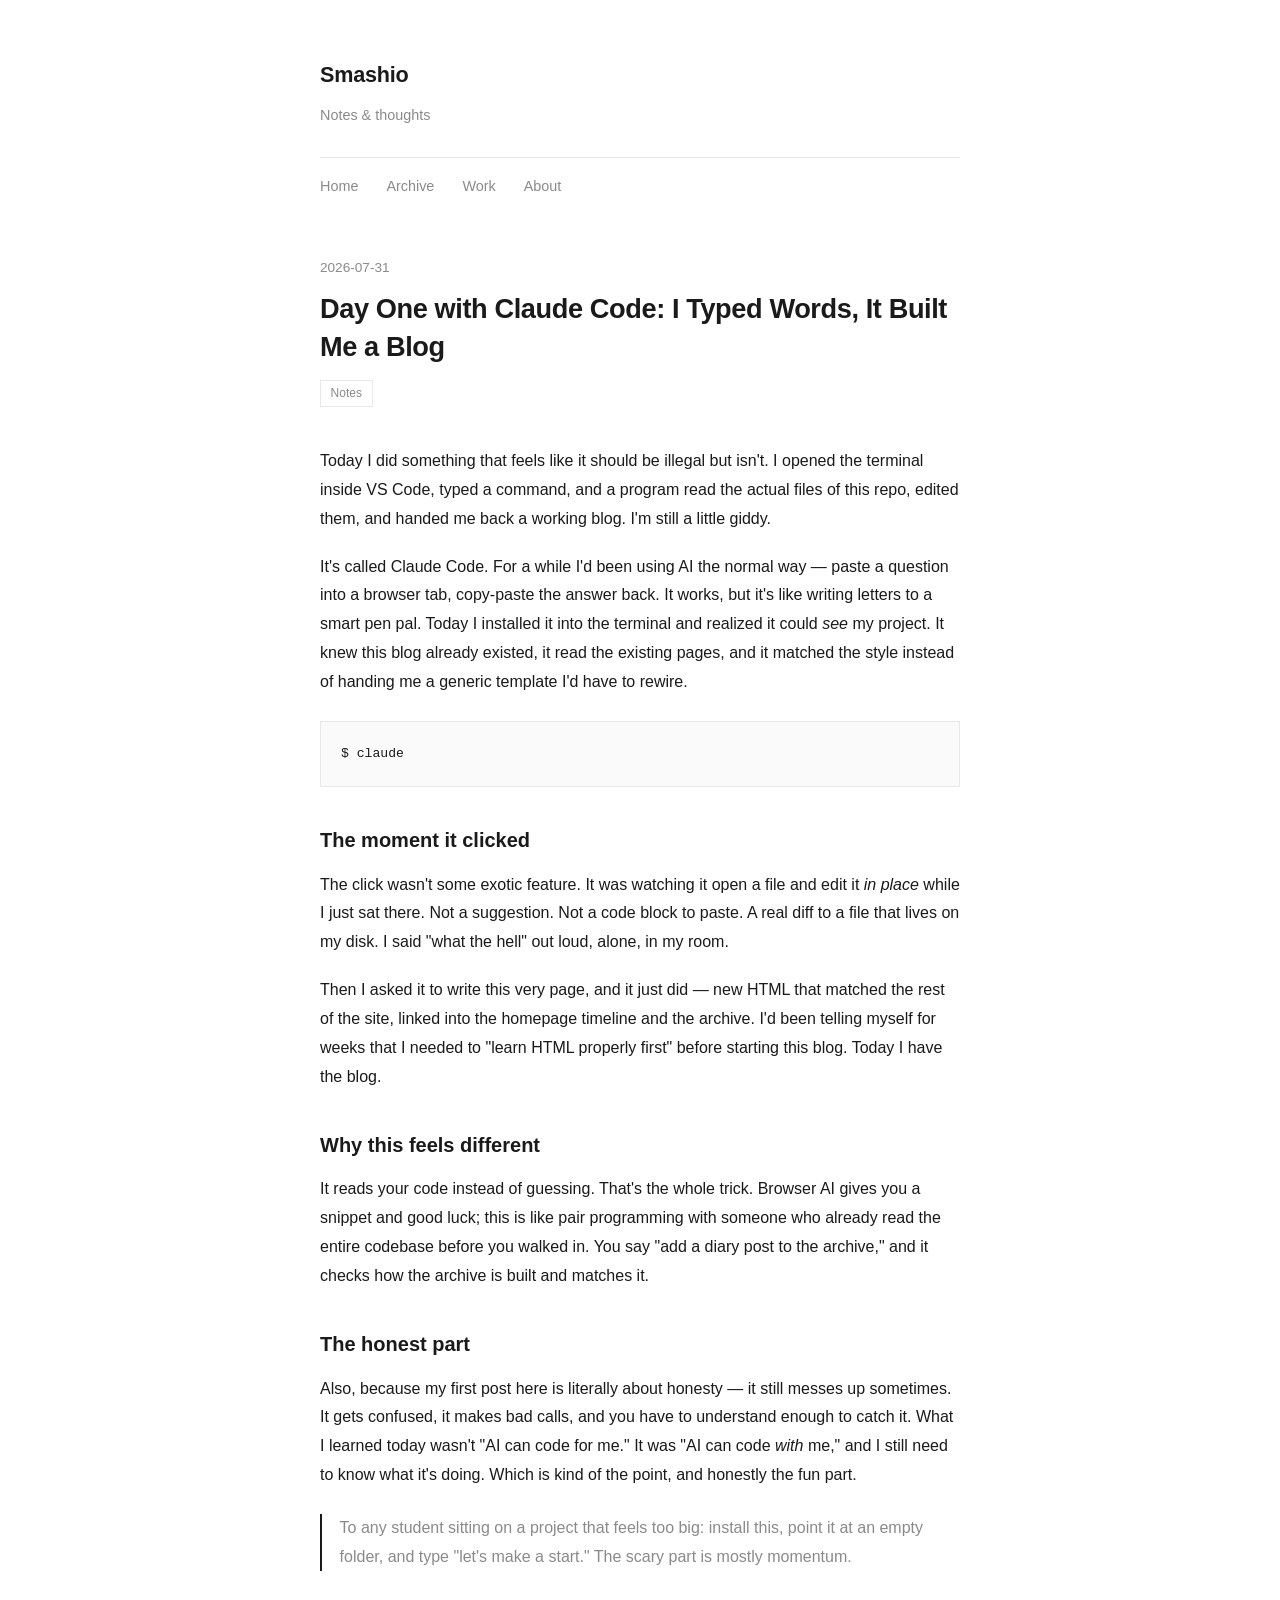
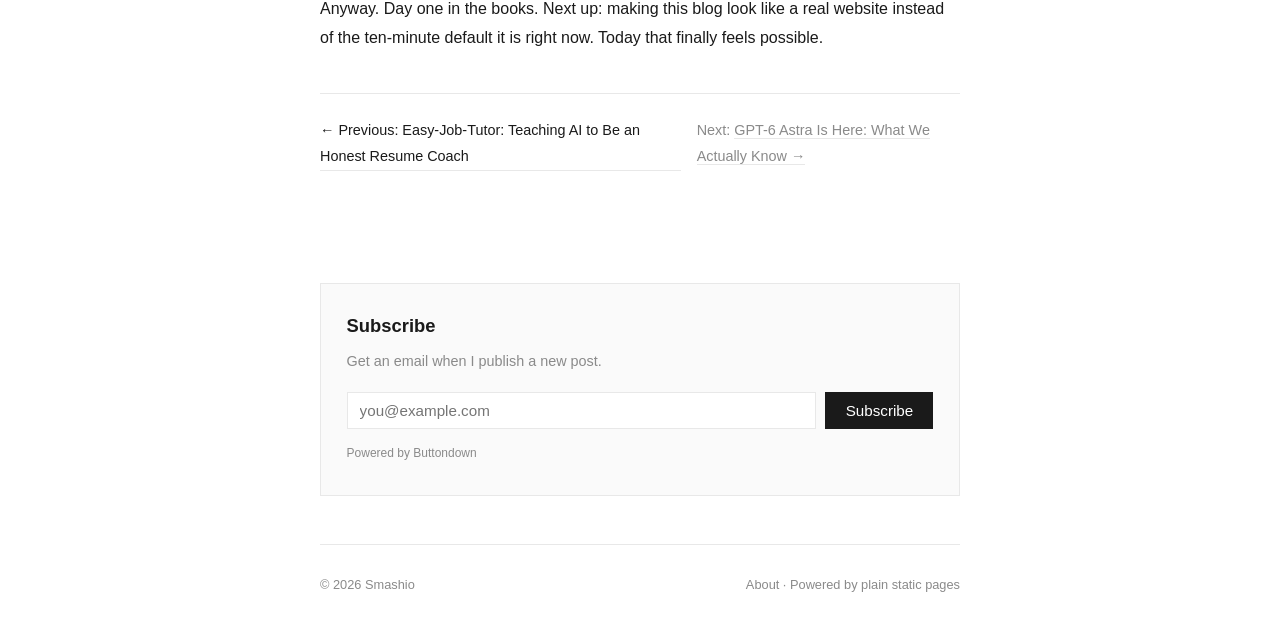
<file: posts/day-one-with-claude-code.html>
<!DOCTYPE html>
<html lang="en">
<head>
  <meta charset="UTF-8">
  <meta name="viewport" content="width=device-width, initial-scale=1.0">
  <title>Day One with Claude Code: I Typed Words, It Built Me a Blog · Smashio</title>
  <meta name="description" content="A diary entry about installing Claude Code into the VS Code terminal and watching it build this very blog.">
  <link rel="stylesheet" href="../css/style.css">
</head>
<body>
  <div class="wrap">
    <header class="site">
      <div class="site-title"><a href="../index.html">Smashio</a></div>
      <div class="site-desc">Notes &amp; thoughts</div>
      <nav class="site">
        <a href="../index.html">Home</a>
        <a href="../archive.html">Archive</a>
        <a href="../work.html">Work</a>
        <a href="../about.html">About</a>
      </nav>
    </header>

    <main>
      <article class="post">
        <header class="post-head">
          <div class="post-date">2026-07-31</div>
          <h1>Day One with Claude Code: I Typed Words, It Built Me a Blog</h1>
          <div class="post-tags"><span>Notes</span></div>
        </header>

        <div class="post-body">
          <p>Today I did something that feels like it should be illegal but isn't. I opened the terminal inside VS Code, typed a command, and a program read the actual files of this repo, edited them, and handed me back a working blog. I'm still a little giddy.</p>

          <p>It's called Claude Code. For a while I'd been using AI the normal way — paste a question into a browser tab, copy-paste the answer back. It works, but it's like writing letters to a smart pen pal. Today I installed it into the terminal and realized it could <em>see</em> my project. It knew this blog already existed, it read the existing pages, and it matched the style instead of handing me a generic template I'd have to rewire.</p>

          <pre><code>$ claude</code></pre>

          <h2>The moment it clicked</h2>
          <p>The click wasn't some exotic feature. It was watching it open a file and edit it <em>in place</em> while I just sat there. Not a suggestion. Not a code block to paste. A real diff to a file that lives on my disk. I said "what the hell" out loud, alone, in my room.</p>

          <p>Then I asked it to write this very page, and it just did — new HTML that matched the rest of the site, linked into the homepage timeline and the archive. I'd been telling myself for weeks that I needed to "learn HTML properly first" before starting this blog. Today I have the blog.</p>

          <h2>Why this feels different</h2>
          <p>It reads your code instead of guessing. That's the whole trick. Browser AI gives you a snippet and good luck; this is like pair programming with someone who already read the entire codebase before you walked in. You say "add a diary post to the archive," and it checks how the archive is built and matches it.</p>

          <h2>The honest part</h2>
          <p>Also, because my first post here is literally about honesty — it still messes up sometimes. It gets confused, it makes bad calls, and you have to understand enough to catch it. What I learned today wasn't "AI can code for me." It was "AI can code <em>with</em> me," and I still need to know what it's doing. Which is kind of the point, and honestly the fun part.</p>

          <blockquote>To any student sitting on a project that feels too big: install this, point it at an empty folder, and type "let's make a start." The scary part is mostly momentum.</blockquote>

          <p>Anyway. Day one in the books. Next up: making this blog look like a real website instead of the ten-minute default it is right now. Today that finally feels possible.</p>
        </div>

        <nav class="post-nav">
          <a href="easy-job-tutor.html">← Previous: Easy-Job-Tutor: Teaching AI to Be an Honest Resume Coach</a>
          <span class="muted">Next: <a href="gpt6-astra.html">GPT-6 Astra Is Here: What We Actually Know →</a></span>
        </nav>
      </article>
    </main>

    <section class="subscribe">
      <h2>Subscribe</h2>
      <p>Get an email when I publish a new post.</p>
      <form class="subscribe-form" action="https://buttondown.com/api/emails/embed-subscribe/yichen" method="post" target="_blank" rel="noopener">
        <input type="email" name="email" placeholder="you@example.com" required aria-label="Email address">
        <input type="hidden" name="embed" value="1">
        <button type="submit">Subscribe</button>
      </form>
      <a class="powered" href="https://buttondown.com" target="_blank" rel="noopener">Powered by Buttondown</a>
    </section>

    <footer class="site">
      <span>© 2026 Smashio</span>
      <span><a href="../about.html">About</a> · Powered by plain static pages</span>
    </footer>
  </div>
</body>
</html>
</file>
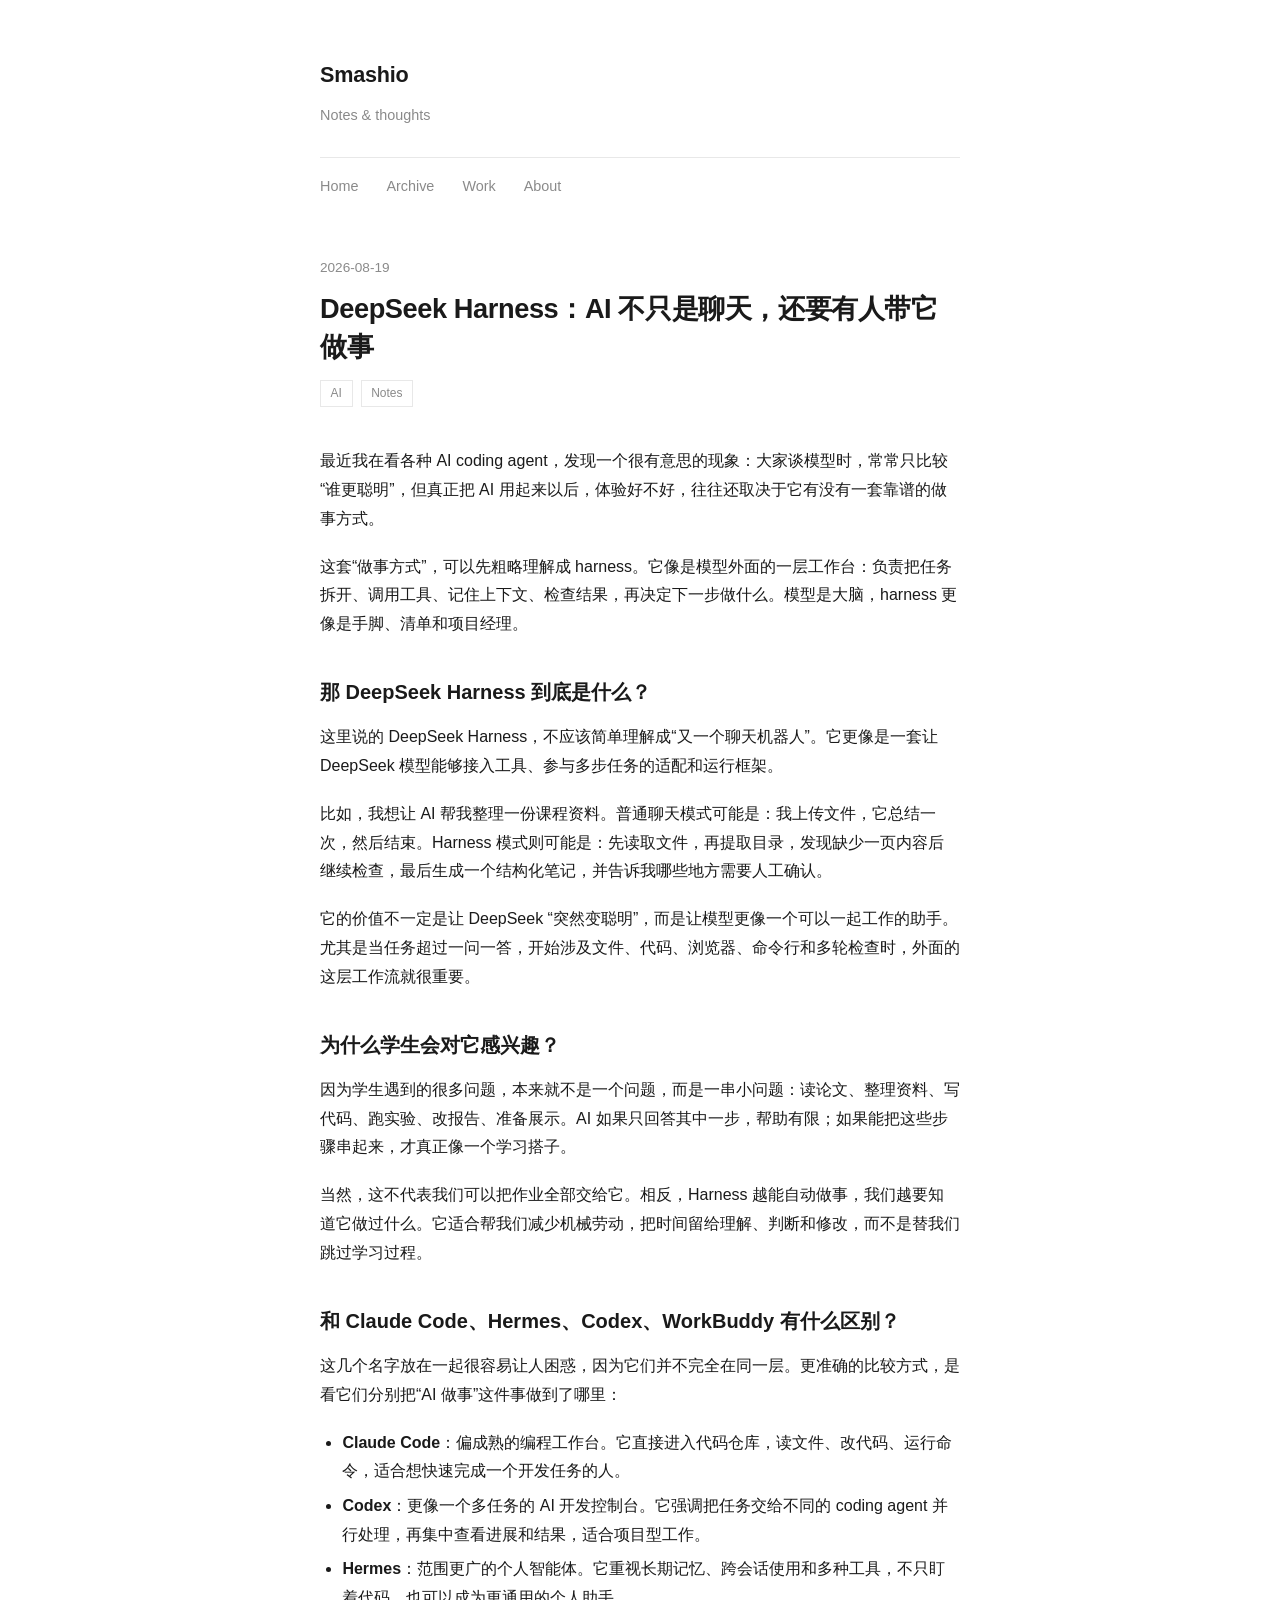
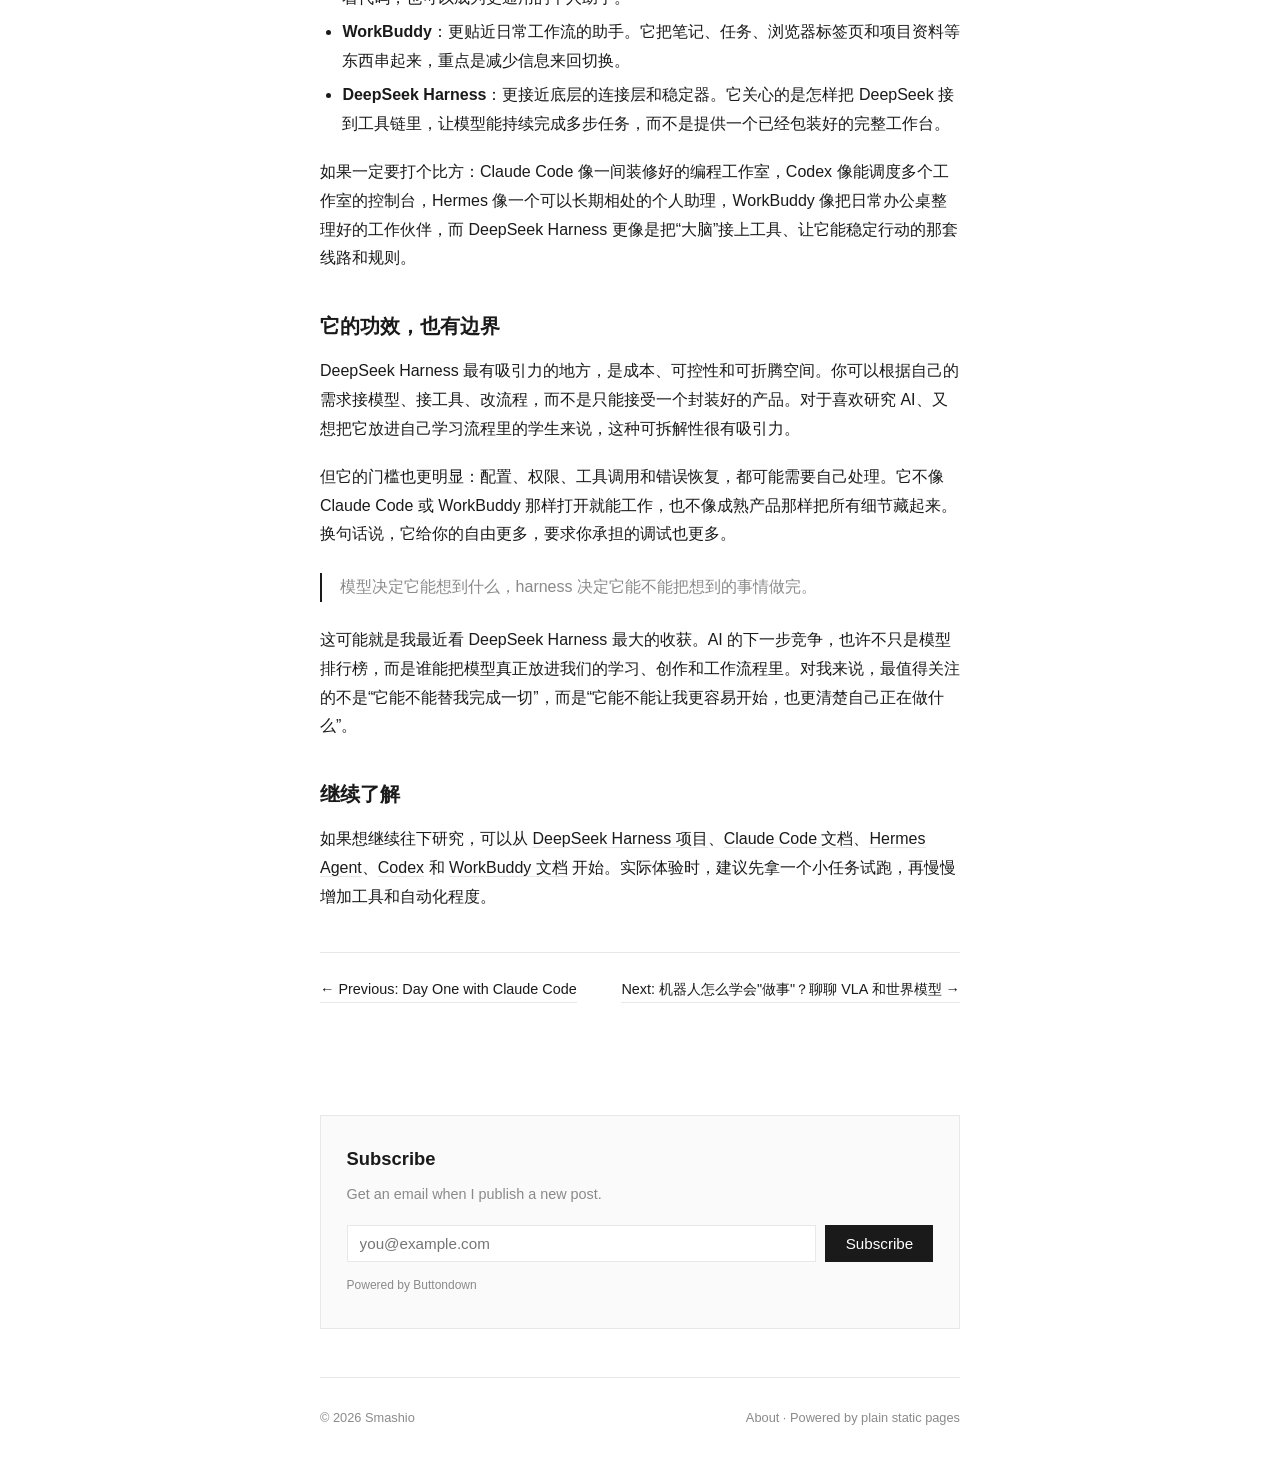
<file: posts/deepseek-harness.html>
<!DOCTYPE html>
<html lang="zh-CN">
<head>
  <meta charset="UTF-8">
  <meta name="viewport" content="width=device-width, initial-scale=1.0">
  <title>DeepSeek Harness：AI 不只是聊天，还要有人带它做事 · Smashio</title>
  <meta name="description" content="从学生视角聊聊 DeepSeek Harness 是什么，以及它和 Claude Code、Hermes、Codex、WorkBuddy 的区别。">
  <link rel="stylesheet" href="../css/style.css">
</head>
<body>
  <div class="wrap">
    <header class="site">
      <div class="site-title"><a href="../index.html">Smashio</a></div>
      <div class="site-desc">Notes &amp; thoughts</div>
      <nav class="site">
        <a href="../index.html">Home</a>
        <a href="../archive.html">Archive</a>
        <a href="../work.html">Work</a>
        <a href="../about.html">About</a>
      </nav>
    </header>

    <main>
      <article class="post">
        <header class="post-head">
          <div class="post-date">2026-08-19</div>
          <h1>DeepSeek Harness：AI 不只是聊天，还要有人带它做事</h1>
          <div class="post-tags"><span>AI</span><span>Notes</span></div>
        </header>

        <div class="post-body">
          <p>最近我在看各种 AI coding agent，发现一个很有意思的现象：大家谈模型时，常常只比较“谁更聪明”，但真正把 AI 用起来以后，体验好不好，往往还取决于它有没有一套靠谱的做事方式。</p>

          <p>这套“做事方式”，可以先粗略理解成 harness。它像是模型外面的一层工作台：负责把任务拆开、调用工具、记住上下文、检查结果，再决定下一步做什么。模型是大脑，harness 更像是手脚、清单和项目经理。</p>

          <h2>那 DeepSeek Harness 到底是什么？</h2>
          <p>这里说的 DeepSeek Harness，不应该简单理解成“又一个聊天机器人”。它更像是一套让 DeepSeek 模型能够接入工具、参与多步任务的适配和运行框架。</p>

          <p>比如，我想让 AI 帮我整理一份课程资料。普通聊天模式可能是：我上传文件，它总结一次，然后结束。Harness 模式则可能是：先读取文件，再提取目录，发现缺少一页内容后继续检查，最后生成一个结构化笔记，并告诉我哪些地方需要人工确认。</p>

          <p>它的价值不一定是让 DeepSeek “突然变聪明”，而是让模型更像一个可以一起工作的助手。尤其是当任务超过一问一答，开始涉及文件、代码、浏览器、命令行和多轮检查时，外面的这层工作流就很重要。</p>

          <h2>为什么学生会对它感兴趣？</h2>
          <p>因为学生遇到的很多问题，本来就不是一个问题，而是一串小问题：读论文、整理资料、写代码、跑实验、改报告、准备展示。AI 如果只回答其中一步，帮助有限；如果能把这些步骤串起来，才真正像一个学习搭子。</p>

          <p>当然，这不代表我们可以把作业全部交给它。相反，Harness 越能自动做事，我们越要知道它做过什么。它适合帮我们减少机械劳动，把时间留给理解、判断和修改，而不是替我们跳过学习过程。</p>

          <h2>和 Claude Code、Hermes、Codex、WorkBuddy 有什么区别？</h2>
          <p>这几个名字放在一起很容易让人困惑，因为它们并不完全在同一层。更准确的比较方式，是看它们分别把“AI 做事”这件事做到了哪里：</p>

          <ul>
            <li><strong>Claude Code</strong>：偏成熟的编程工作台。它直接进入代码仓库，读文件、改代码、运行命令，适合想快速完成一个开发任务的人。</li>
            <li><strong>Codex</strong>：更像一个多任务的 AI 开发控制台。它强调把任务交给不同的 coding agent 并行处理，再集中查看进展和结果，适合项目型工作。</li>
            <li><strong>Hermes</strong>：范围更广的个人智能体。它重视长期记忆、跨会话使用和多种工具，不只盯着代码，也可以成为更通用的个人助手。</li>
            <li><strong>WorkBuddy</strong>：更贴近日常工作流的助手。它把笔记、任务、浏览器标签页和项目资料等东西串起来，重点是减少信息来回切换。</li>
            <li><strong>DeepSeek Harness</strong>：更接近底层的连接层和稳定器。它关心的是怎样把 DeepSeek 接到工具链里，让模型能持续完成多步任务，而不是提供一个已经包装好的完整工作台。</li>
          </ul>

          <p>如果一定要打个比方：Claude Code 像一间装修好的编程工作室，Codex 像能调度多个工作室的控制台，Hermes 像一个可以长期相处的个人助理，WorkBuddy 像把日常办公桌整理好的工作伙伴，而 DeepSeek Harness 更像是把“大脑”接上工具、让它能稳定行动的那套线路和规则。</p>

          <h2>它的功效，也有边界</h2>
          <p>DeepSeek Harness 最有吸引力的地方，是成本、可控性和可折腾空间。你可以根据自己的需求接模型、接工具、改流程，而不是只能接受一个封装好的产品。对于喜欢研究 AI、又想把它放进自己学习流程里的学生来说，这种可拆解性很有吸引力。</p>

          <p>但它的门槛也更明显：配置、权限、工具调用和错误恢复，都可能需要自己处理。它不像 Claude Code 或 WorkBuddy 那样打开就能工作，也不像成熟产品那样把所有细节藏起来。换句话说，它给你的自由更多，要求你承担的调试也更多。</p>

          <blockquote>模型决定它能想到什么，harness 决定它能不能把想到的事情做完。</blockquote>

          <p>这可能就是我最近看 DeepSeek Harness 最大的收获。AI 的下一步竞争，也许不只是模型排行榜，而是谁能把模型真正放进我们的学习、创作和工作流程里。对我来说，最值得关注的不是“它能不能替我完成一切”，而是“它能不能让我更容易开始，也更清楚自己正在做什么”。</p>

          <h2>继续了解</h2>
          <p>如果想继续往下研究，可以从 <a href="https://github.com/HenryZ838978/deepseek-harness" target="_blank" rel="noopener">DeepSeek Harness 项目</a>、<a href="https://code.claude.com/docs/en/how-claude-code-works" target="_blank" rel="noopener">Claude Code 文档</a>、<a href="https://hermes-agent.ai/" target="_blank" rel="noopener">Hermes Agent</a>、<a href="https://openai.com/index/introducing-the-codex-app/" target="_blank" rel="noopener">Codex</a> 和 <a href="https://docs.work-buddy.ai/" target="_blank" rel="noopener">WorkBuddy 文档</a> 开始。实际体验时，建议先拿一个小任务试跑，再慢慢增加工具和自动化程度。</p>
        </div>

        <nav class="post-nav">
          <a href="day-one-with-claude-code.html">← Previous: Day One with Claude Code</a>
          <a href="vla-world-model.html">Next: 机器人怎么学会"做事"？聊聊 VLA 和世界模型 →</a>
        </nav>
      </article>
    </main>

    <section class="subscribe">
      <h2>Subscribe</h2>
      <p>Get an email when I publish a new post.</p>
      <form class="subscribe-form" action="https://buttondown.com/api/emails/embed-subscribe/yichen" method="post" target="_blank" rel="noopener">
        <input type="email" name="email" placeholder="you@example.com" required aria-label="Email address">
        <input type="hidden" name="embed" value="1">
        <button type="submit">Subscribe</button>
      </form>
      <a class="powered" href="https://buttondown.com" target="_blank" rel="noopener">Powered by Buttondown</a>
    </section>

    <footer class="site">
      <span>© 2026 Smashio</span>
      <span><a href="../about.html">About</a> · Powered by plain static pages</span>
    </footer>
  </div>
</body>
</html>
</file>
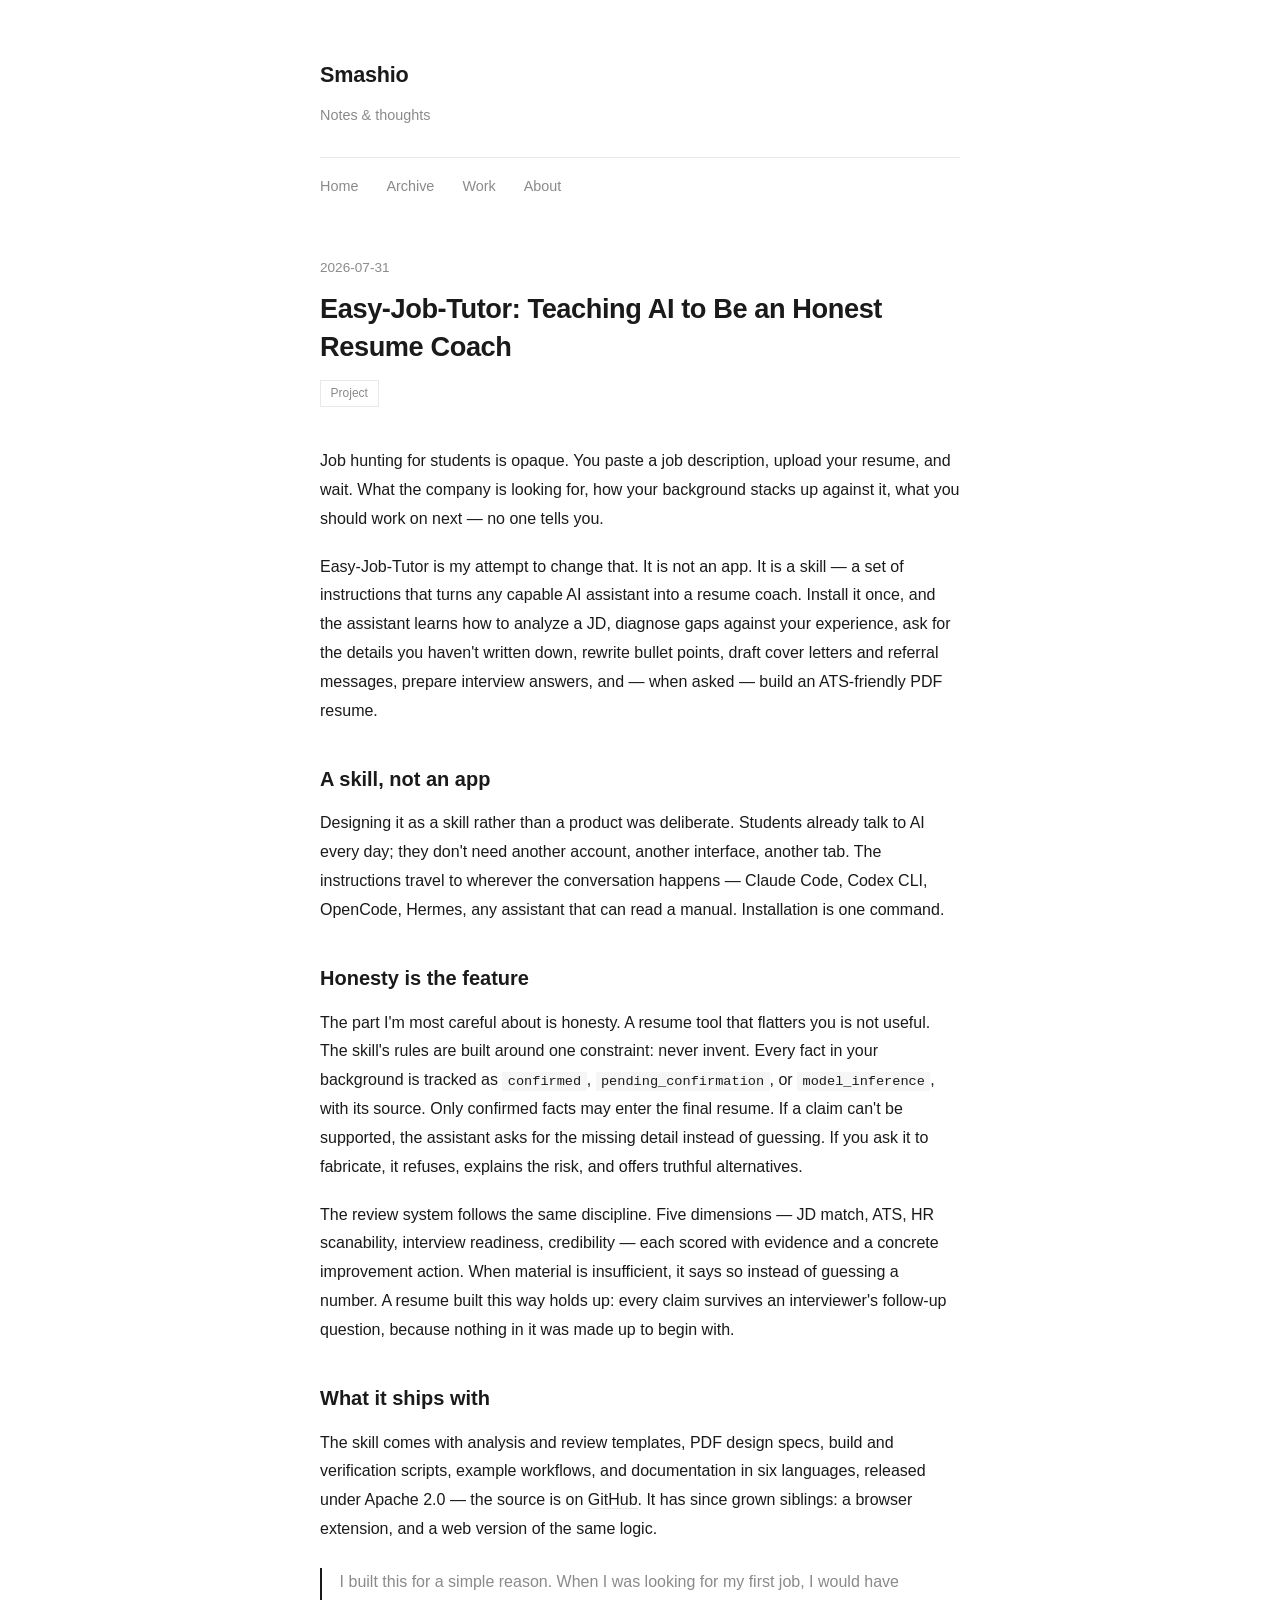
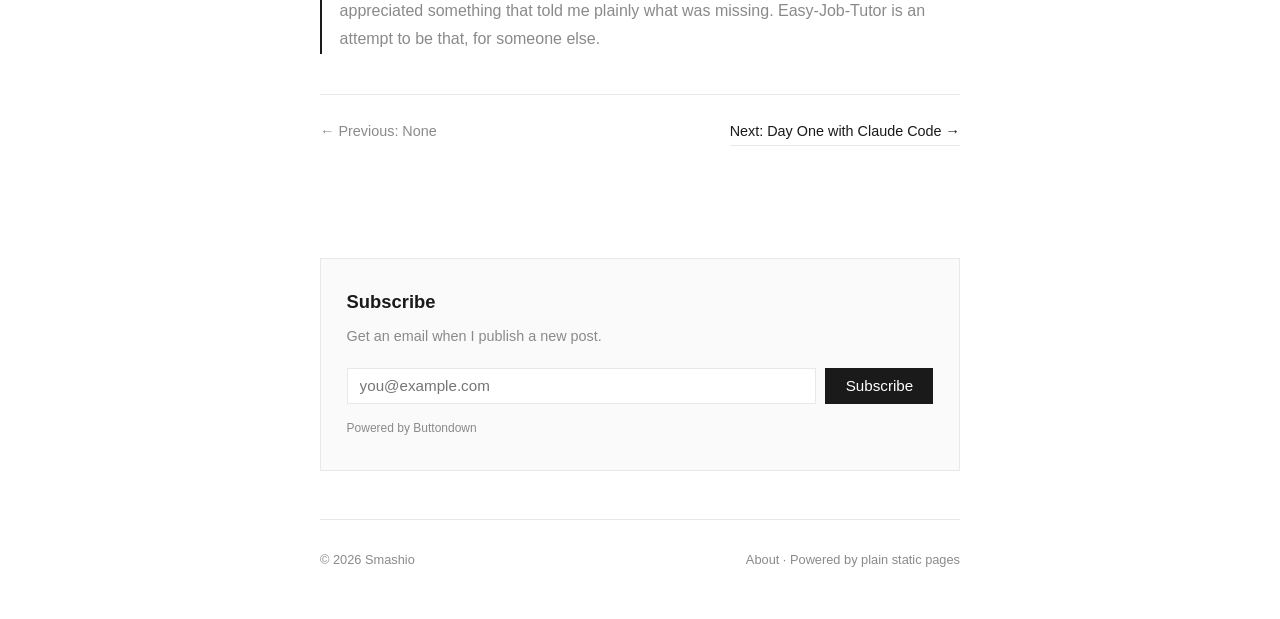
<file: posts/easy-job-tutor.html>
<!DOCTYPE html>
<html lang="en">
<head>
  <meta charset="UTF-8">
  <meta name="viewport" content="width=device-width, initial-scale=1.0">
  <title>Easy-Job-Tutor: Teaching AI to Be an Honest Resume Coach · Smashio</title>
  <meta name="description" content="Easy-Job-Tutor is a skill — an instruction set that turns any AI assistant into an honest resume coach for students.">
  <link rel="stylesheet" href="../css/style.css">
</head>
<body>
  <div class="wrap">
    <header class="site">
      <div class="site-title"><a href="../index.html">Smashio</a></div>
      <div class="site-desc">Notes &amp; thoughts</div>
      <nav class="site">
        <a href="../index.html">Home</a>
        <a href="../archive.html">Archive</a>
        <a href="../work.html">Work</a>
        <a href="../about.html">About</a>
      </nav>
    </header>

    <main>
      <article class="post">
        <header class="post-head">
          <div class="post-date">2026-07-31</div>
          <h1>Easy-Job-Tutor: Teaching AI to Be an Honest Resume Coach</h1>
          <div class="post-tags"><span>Project</span></div>
        </header>

        <div class="post-body">
          <p>Job hunting for students is opaque. You paste a job description, upload your resume, and wait. What the company is looking for, how your background stacks up against it, what you should work on next — no one tells you.</p>

          <p>Easy-Job-Tutor is my attempt to change that. It is not an app. It is a skill — a set of instructions that turns any capable AI assistant into a resume coach. Install it once, and the assistant learns how to analyze a JD, diagnose gaps against your experience, ask for the details you haven't written down, rewrite bullet points, draft cover letters and referral messages, prepare interview answers, and — when asked — build an ATS-friendly PDF resume.</p>

          <h2>A skill, not an app</h2>
          <p>Designing it as a skill rather than a product was deliberate. Students already talk to AI every day; they don't need another account, another interface, another tab. The instructions travel to wherever the conversation happens — Claude Code, Codex CLI, OpenCode, Hermes, any assistant that can read a manual. Installation is one command.</p>

          <h2>Honesty is the feature</h2>
          <p>The part I'm most careful about is honesty. A resume tool that flatters you is not useful. The skill's rules are built around one constraint: never invent. Every fact in your background is tracked as <code>confirmed</code>, <code>pending_confirmation</code>, or <code>model_inference</code>, with its source. Only confirmed facts may enter the final resume. If a claim can't be supported, the assistant asks for the missing detail instead of guessing. If you ask it to fabricate, it refuses, explains the risk, and offers truthful alternatives.</p>

          <p>The review system follows the same discipline. Five dimensions — JD match, ATS, HR scanability, interview readiness, credibility — each scored with evidence and a concrete improvement action. When material is insufficient, it says so instead of guessing a number. A resume built this way holds up: every claim survives an interviewer's follow-up question, because nothing in it was made up to begin with.</p>

          <h2>What it ships with</h2>
          <p>The skill comes with analysis and review templates, PDF design specs, build and verification scripts, example workflows, and documentation in six languages, released under Apache 2.0 — the source is on <a href="https://github.com/yicLionel/Easy-Job-Tutor">GitHub</a>. It has since grown siblings: a browser extension, and a web version of the same logic.</p>

          <blockquote>I built this for a simple reason. When I was looking for my first job, I would have appreciated something that told me plainly what was missing. Easy-Job-Tutor is an attempt to be that, for someone else.</blockquote>
        </div>

        <nav class="post-nav">
          <span class="muted">← Previous: None</span>
          <a href="day-one-with-claude-code.html">Next: Day One with Claude Code →</a>
        </nav>
      </article>
    </main>

    <section class="subscribe">
      <h2>Subscribe</h2>
      <p>Get an email when I publish a new post.</p>
      <form class="subscribe-form" action="https://buttondown.com/api/emails/embed-subscribe/yichen" method="post" target="_blank" rel="noopener">
        <input type="email" name="email" placeholder="you@example.com" required aria-label="Email address">
        <input type="hidden" name="embed" value="1">
        <button type="submit">Subscribe</button>
      </form>
      <a class="powered" href="https://buttondown.com" target="_blank" rel="noopener">Powered by Buttondown</a>
    </section>

    <footer class="site">
      <span>© 2026 Smashio</span>
      <span><a href="../about.html">About</a> · Powered by plain static pages</span>
    </footer>
  </div>
</body>
</html>
</file>
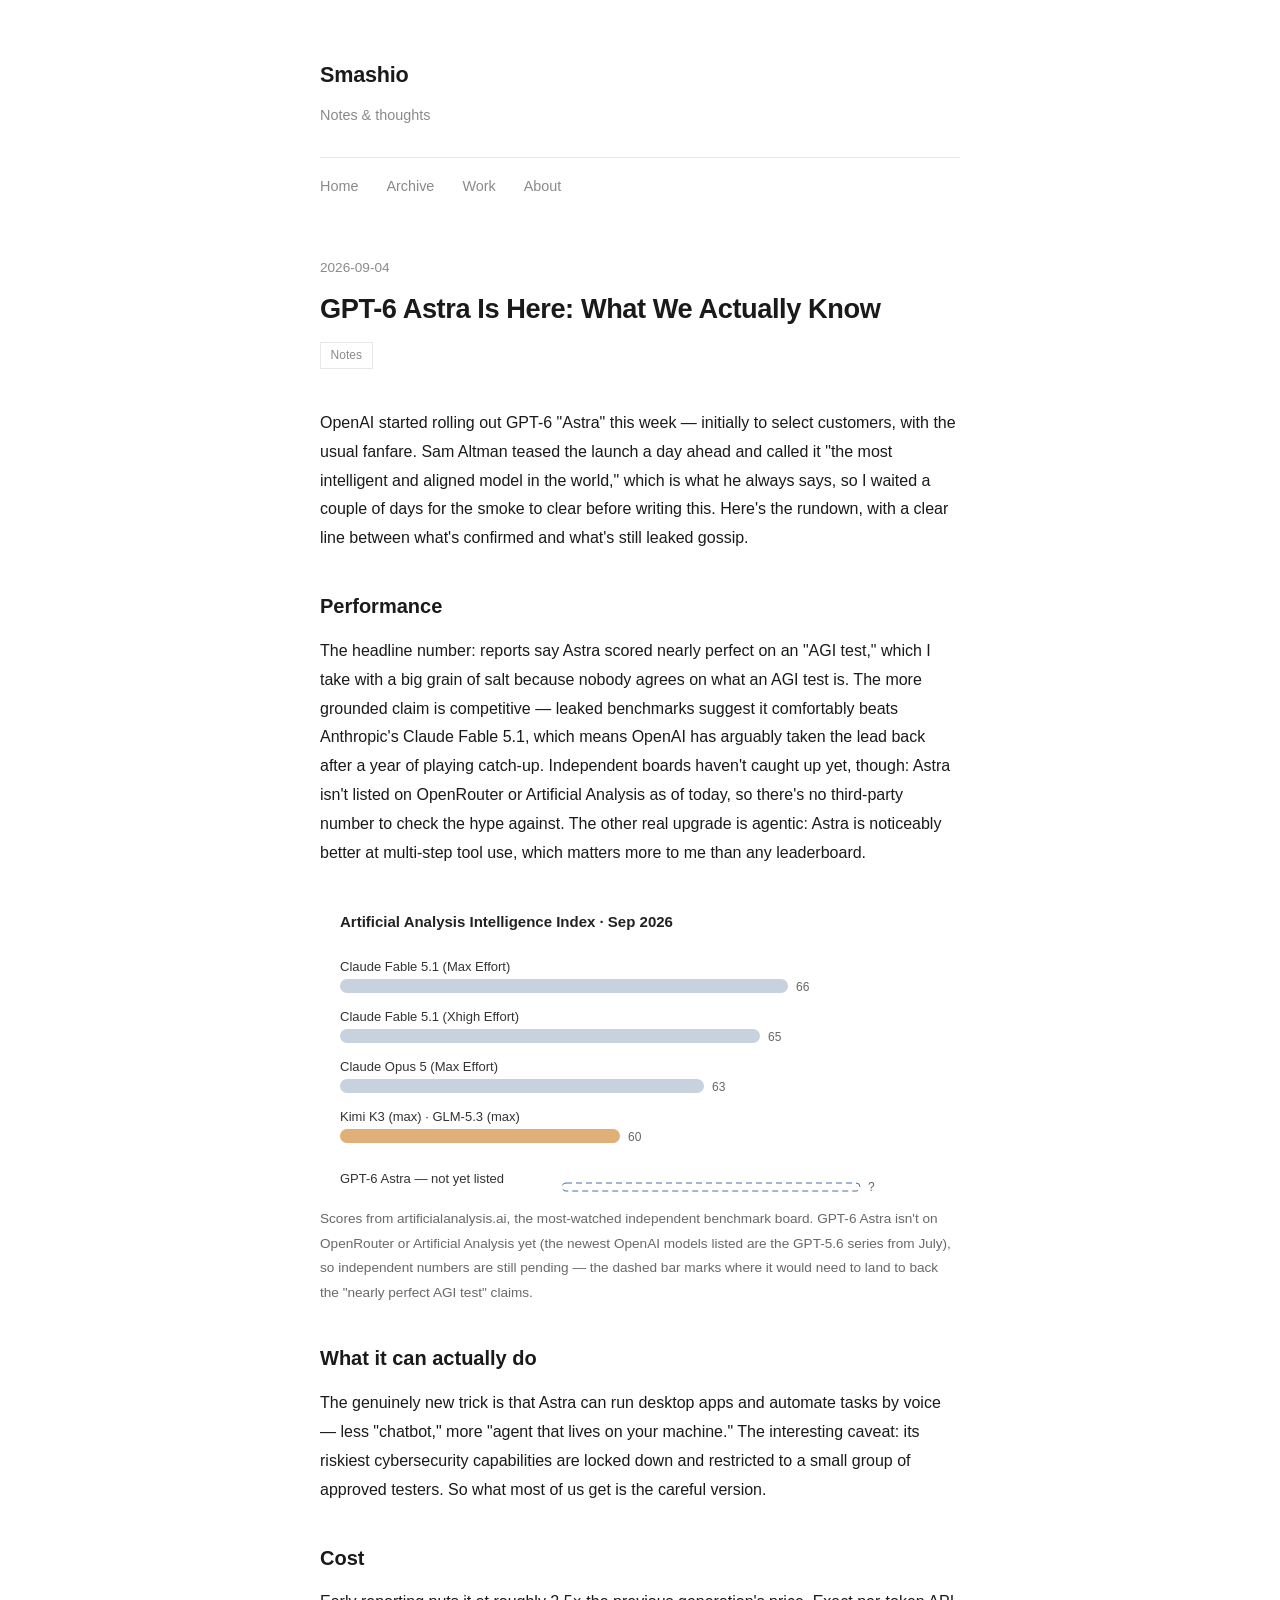
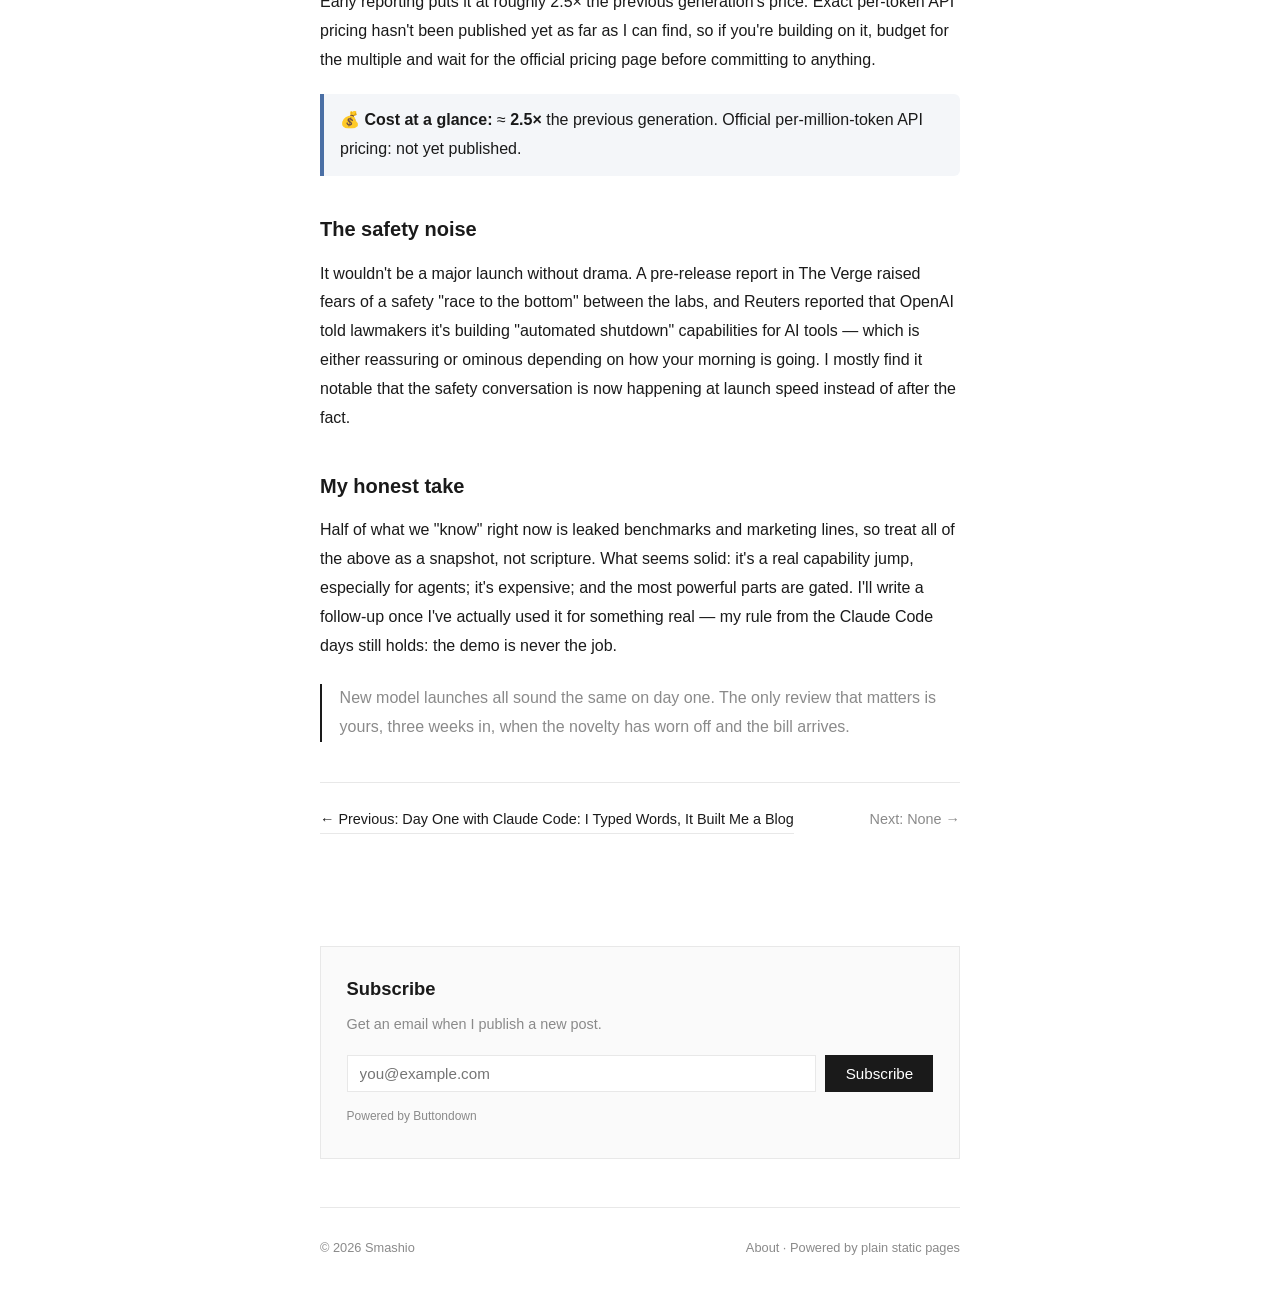
<file: posts/gpt6-astra.html>
<!DOCTYPE html>
<html lang="en">
<head>
  <meta charset="UTF-8">
  <meta name="viewport" content="width=device-width, initial-scale=1.0">
  <title>GPT-6 Astra Is Here: What We Actually Know · Smashio</title>
  <meta name="description" content="OpenAI rolled out GPT-6 Astra this week. A quick, honest rundown of the benchmarks, capabilities, pricing, and the safety noise around it.">
  <link rel="stylesheet" href="../css/style.css">
</head>
<body>
  <div class="wrap">
    <header class="site">
      <div class="site-title"><a href="../index.html">Smashio</a></div>
      <div class="site-desc">Notes &amp; thoughts</div>
      <nav class="site">
        <a href="../index.html">Home</a>
        <a href="../archive.html">Archive</a>
        <a href="../work.html">Work</a>
        <a href="../about.html">About</a>
      </nav>
    </header>

    <main>
      <article class="post">
        <header class="post-head">
          <div class="post-date">2026-09-04</div>
          <h1>GPT-6 Astra Is Here: What We Actually Know</h1>
          <div class="post-tags"><span>Notes</span></div>
        </header>

        <div class="post-body">
          <p>OpenAI started rolling out GPT-6 "Astra" this week — initially to select customers, with the usual fanfare. Sam Altman teased the launch a day ahead and called it "the most intelligent and aligned model in the world," which is what he always says, so I waited a couple of days for the smoke to clear before writing this. Here's the rundown, with a clear line between what's confirmed and what's still leaked gossip.</p>

          <h2>Performance</h2>
          <p>The headline number: reports say Astra scored nearly perfect on an "AGI test," which I take with a big grain of salt because nobody agrees on what an AGI test is. The more grounded claim is competitive — leaked benchmarks suggest it comfortably beats Anthropic's Claude Fable 5.1, which means OpenAI has arguably taken the lead back after a year of playing catch-up. Independent boards haven't caught up yet, though: Astra isn't listed on OpenRouter or Artificial Analysis as of today, so there's no third-party number to check the hype against. The other real upgrade is agentic: Astra is noticeably better at multi-step tool use, which matters more to me than any leaderboard.</p>

          <style>
            .bench-fig { margin: 2rem 0; }
            .bench-fig svg { width: 100%; height: auto; display: block; }
            .bench-fig figcaption { font-size: 0.85rem; opacity: 0.65; margin-top: 0.5rem; }
          </style>

          <figure class="bench-fig">
            <svg viewBox="0 0 640 300" role="img" aria-label="Artificial Analysis Intelligence Index, top models as of September 2026" xmlns="http://www.w3.org/2000/svg">
              <style>
                .lbl { font: 13px -apple-system, "Helvetica Neue", Arial, sans-serif; fill: #333; }
                .val { font: 12px -apple-system, "Helvetica Neue", Arial, sans-serif; fill: #666; }
                .title { font: bold 15px -apple-system, "Helvetica Neue", Arial, sans-serif; fill: #222; }
              </style>
              <text x="20" y="28" class="title">Artificial Analysis Intelligence Index · Sep 2026</text>

              <!-- bars: scale 50 -> 70 over 0..560px (28px per point) -->
              <text x="20" y="72" class="lbl">Claude Fable 5.1 (Max Effort)</text>
              <rect x="20" y="80" width="448" height="14" rx="7" fill="#c8d2de"/>
              <text x="476" y="92" class="val">66</text>

              <text x="20" y="122" class="lbl">Claude Fable 5.1 (Xhigh Effort)</text>
              <rect x="20" y="130" width="420" height="14" rx="7" fill="#c8d2de"/>
              <text x="448" y="142" class="val">65</text>

              <text x="20" y="172" class="lbl">Claude Opus 5 (Max Effort)</text>
              <rect x="20" y="180" width="364" height="14" rx="7" fill="#c8d2de"/>
              <text x="392" y="192" class="val">63</text>

              <text x="20" y="222" class="lbl">Kimi K3 (max) · GLM-5.3 (max)</text>
              <rect x="20" y="230" width="280" height="14" rx="7" fill="#e0b078"/>
              <text x="308" y="242" class="val">60</text>

              <text x="20" y="284" class="lbl" font-style="italic">GPT-6 Astra — not yet listed</text>
              <rect x="242" y="284" width="298" height="8" rx="4" fill="none" stroke="#4a6fa5" stroke-dasharray="6 4"/>
              <text x="548" y="292" class="val" fill="#4a6fa5">?</text>
            </svg>
            <figcaption>Scores from artificialanalysis.ai, the most-watched independent benchmark board. GPT-6 Astra isn't on OpenRouter or Artificial Analysis yet (the newest OpenAI models listed are the GPT-5.6 series from July), so independent numbers are still pending — the dashed bar marks where it would need to land to back the "nearly perfect AGI test" claims.</figcaption>
          </figure>

          <h2>What it can actually do</h2>
          <p>The genuinely new trick is that Astra can run desktop apps and automate tasks by voice — less "chatbot," more "agent that lives on your machine." The interesting caveat: its riskiest cybersecurity capabilities are locked down and restricted to a small group of approved testers. So what most of us get is the careful version.</p>

          <h2>Cost</h2>
          <p>Early reporting puts it at roughly 2.5× the previous generation's price. Exact per-token API pricing hasn't been published yet as far as I can find, so if you're building on it, budget for the multiple and wait for the official pricing page before committing to anything.</p>

          <p style="border-left: 4px solid #4a6fa5; background: #f4f6f9; padding: 0.75rem 1rem; border-radius: 0 6px 6px 0;"><strong>💰 Cost at a glance:</strong> ≈ <strong>2.5×</strong> the previous generation. Official per-million-token API pricing: not yet published.</p>

          <h2>The safety noise</h2>
          <p>It wouldn't be a major launch without drama. A pre-release report in The Verge raised fears of a safety "race to the bottom" between the labs, and Reuters reported that OpenAI told lawmakers it's building "automated shutdown" capabilities for AI tools — which is either reassuring or ominous depending on how your morning is going. I mostly find it notable that the safety conversation is now happening at launch speed instead of after the fact.</p>

          <h2>My honest take</h2>
          <p>Half of what we "know" right now is leaked benchmarks and marketing lines, so treat all of the above as a snapshot, not scripture. What seems solid: it's a real capability jump, especially for agents; it's expensive; and the most powerful parts are gated. I'll write a follow-up once I've actually used it for something real — my rule from the Claude Code days still holds: the demo is never the job.</p>

          <blockquote>New model launches all sound the same on day one. The only review that matters is yours, three weeks in, when the novelty has worn off and the bill arrives.</blockquote>
        </div>

        <nav class="post-nav">
          <a href="day-one-with-claude-code.html">← Previous: Day One with Claude Code: I Typed Words, It Built Me a Blog</a>
          <span class="muted">Next: None →</span>
        </nav>
      </article>
    </main>

    <section class="subscribe">
      <h2>Subscribe</h2>
      <p>Get an email when I publish a new post.</p>
      <form class="subscribe-form" action="https://buttondown.com/api/emails/embed-subscribe/yichen" method="post" target="_blank" rel="noopener">
        <input type="email" name="email" placeholder="you@example.com" required aria-label="Email address">
        <input type="hidden" name="embed" value="1">
        <button type="submit">Subscribe</button>
      </form>
      <a class="powered" href="https://buttondown.com" target="_blank" rel="noopener">Powered by Buttondown</a>
    </section>

    <footer class="site">
      <span>© 2026 Smashio</span>
      <span><a href="../about.html">About</a> · Powered by plain static pages</span>
    </footer>
  </div>
</body>
</html>
</file>
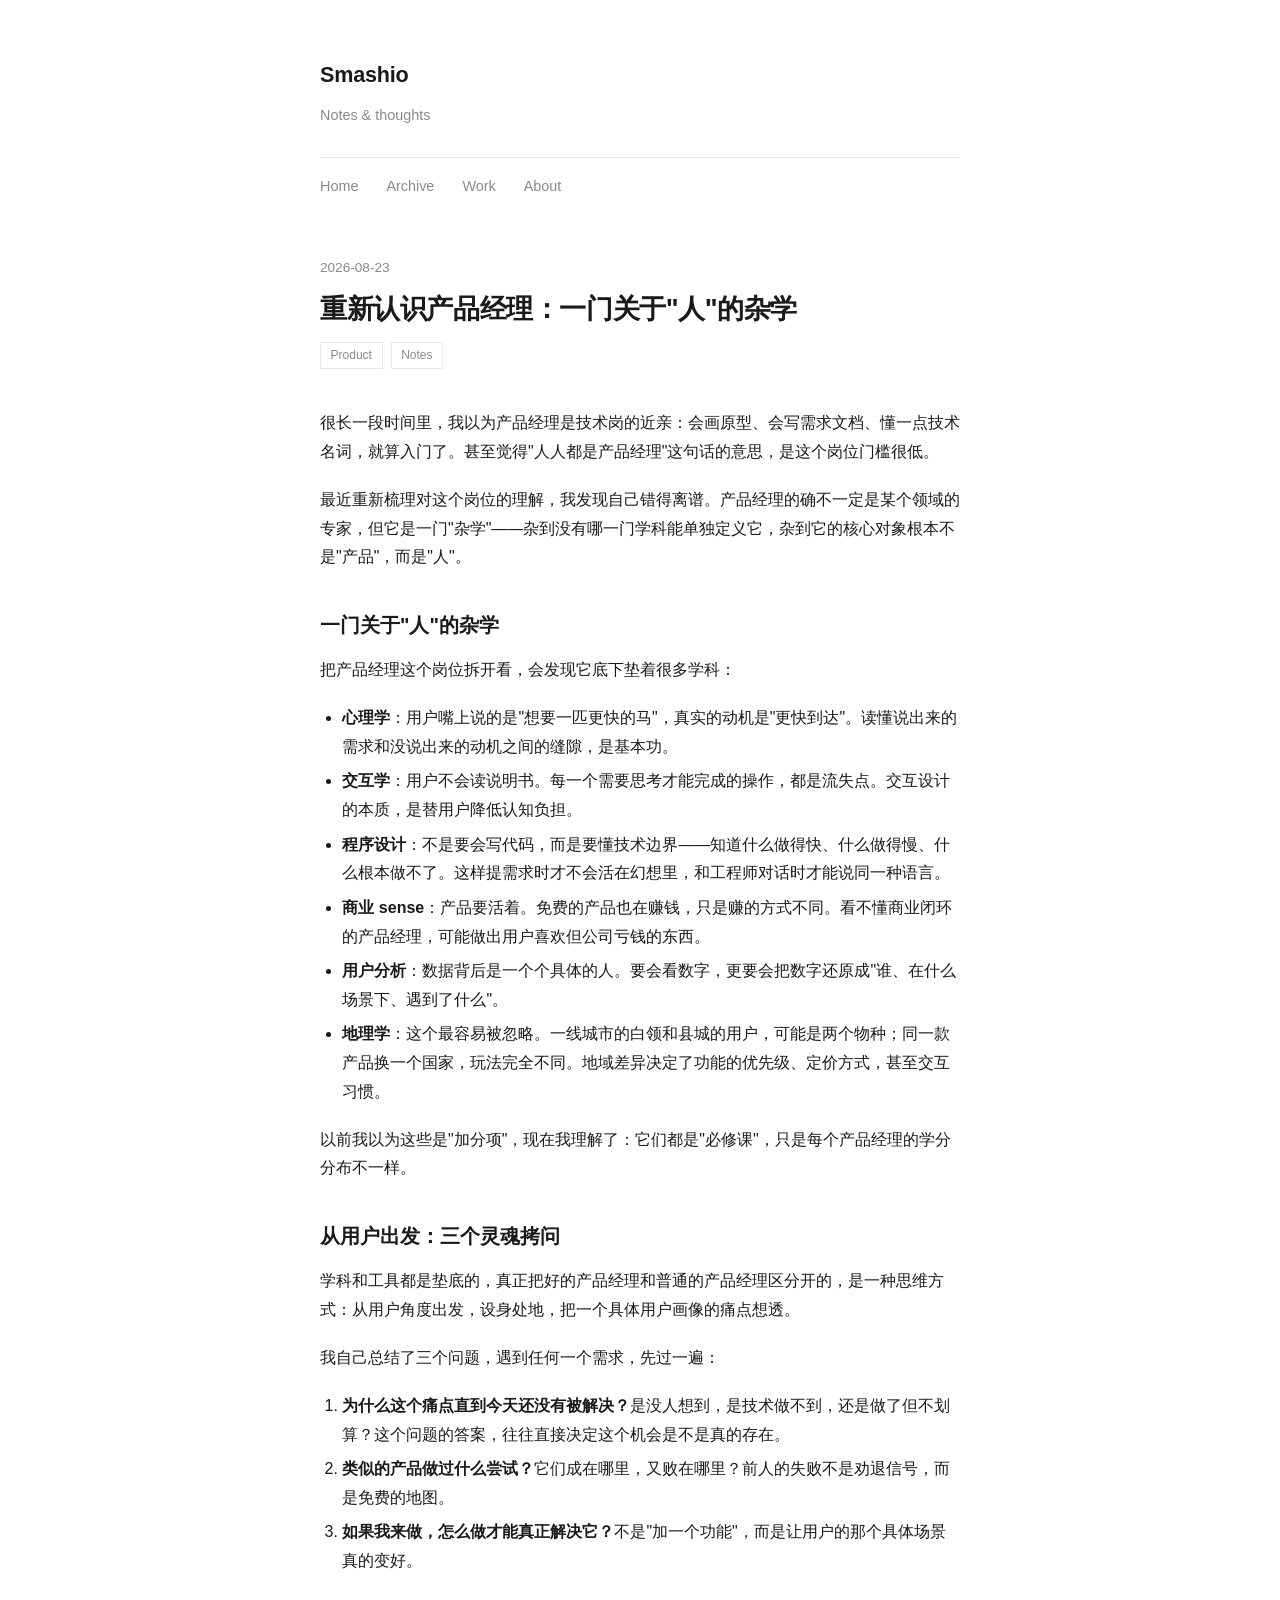
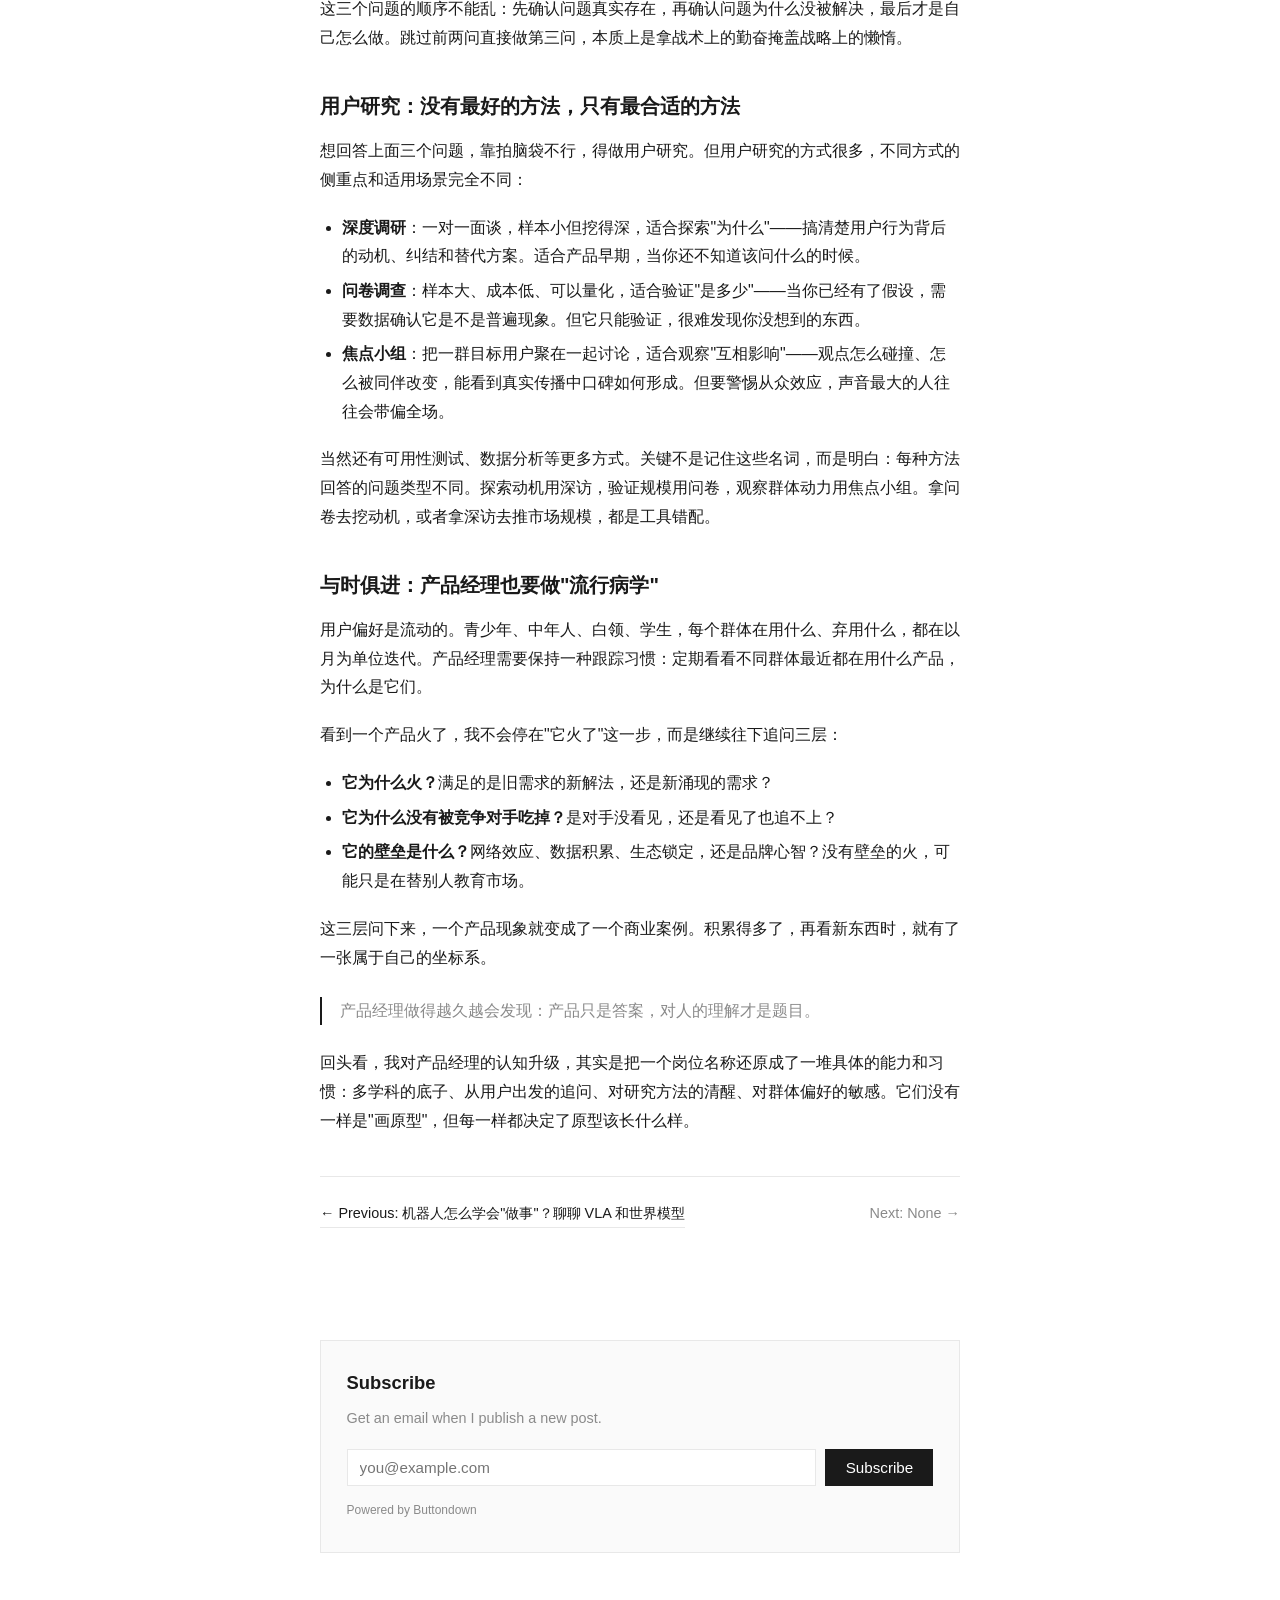
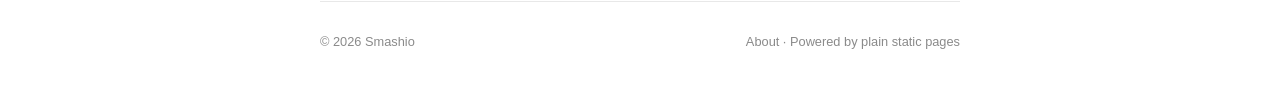
<file: posts/rethinking-product-manager.html>
<!DOCTYPE html>
<html lang="zh-CN">
<head>
  <meta charset="UTF-8">
  <meta name="viewport" content="width=device-width, initial-scale=1.0">
  <title>重新认识产品经理：一门关于"人"的杂学 · Smashio</title>
  <meta name="description" content="从"技术岗近亲"的误解出发，聊聊产品经理背后的心理学、交互学与商业 sense，用户研究的三种方式，以及产品经理为什么必须与时俱进。">
  <link rel="stylesheet" href="../css/style.css">
</head>
<body>
  <div class="wrap">
    <header class="site">
      <div class="site-title"><a href="../index.html">Smashio</a></div>
      <div class="site-desc">Notes &amp; thoughts</div>
      <nav class="site">
        <a href="../index.html">Home</a>
        <a href="../archive.html">Archive</a>
        <a href="../work.html">Work</a>
        <a href="../about.html">About</a>
      </nav>
    </header>

    <main>
      <article class="post">
        <header class="post-head">
          <div class="post-date">2026-08-23</div>
          <h1>重新认识产品经理：一门关于"人"的杂学</h1>
          <div class="post-tags"><span>Product</span><span>Notes</span></div>
        </header>

        <div class="post-body">
          <p>很长一段时间里，我以为产品经理是技术岗的近亲：会画原型、会写需求文档、懂一点技术名词，就算入门了。甚至觉得"人人都是产品经理"这句话的意思，是这个岗位门槛很低。</p>

          <p>最近重新梳理对这个岗位的理解，我发现自己错得离谱。产品经理的确不一定是某个领域的专家，但它是一门"杂学"——杂到没有哪一门学科能单独定义它，杂到它的核心对象根本不是"产品"，而是"人"。</p>

          <h2>一门关于"人"的杂学</h2>
          <p>把产品经理这个岗位拆开看，会发现它底下垫着很多学科：</p>

          <ul>
            <li><strong>心理学</strong>：用户嘴上说的是"想要一匹更快的马"，真实的动机是"更快到达"。读懂说出来的需求和没说出来的动机之间的缝隙，是基本功。</li>
            <li><strong>交互学</strong>：用户不会读说明书。每一个需要思考才能完成的操作，都是流失点。交互设计的本质，是替用户降低认知负担。</li>
            <li><strong>程序设计</strong>：不是要会写代码，而是要懂技术边界——知道什么做得快、什么做得慢、什么根本做不了。这样提需求时才不会活在幻想里，和工程师对话时才能说同一种语言。</li>
            <li><strong>商业 sense</strong>：产品要活着。免费的产品也在赚钱，只是赚的方式不同。看不懂商业闭环的产品经理，可能做出用户喜欢但公司亏钱的东西。</li>
            <li><strong>用户分析</strong>：数据背后是一个个具体的人。要会看数字，更要会把数字还原成"谁、在什么场景下、遇到了什么"。</li>
            <li><strong>地理学</strong>：这个最容易被忽略。一线城市的白领和县城的用户，可能是两个物种；同一款产品换一个国家，玩法完全不同。地域差异决定了功能的优先级、定价方式，甚至交互习惯。</li>
          </ul>

          <p>以前我以为这些是"加分项"，现在我理解了：它们都是"必修课"，只是每个产品经理的学分分布不一样。</p>

          <h2>从用户出发：三个灵魂拷问</h2>
          <p>学科和工具都是垫底的，真正把好的产品经理和普通的产品经理区分开的，是一种思维方式：从用户角度出发，设身处地，把一个具体用户画像的痛点想透。</p>

          <p>我自己总结了三个问题，遇到任何一个需求，先过一遍：</p>

          <ol>
            <li><strong>为什么这个痛点直到今天还没有被解决？</strong>是没人想到，是技术做不到，还是做了但不划算？这个问题的答案，往往直接决定这个机会是不是真的存在。</li>
            <li><strong>类似的产品做过什么尝试？</strong>它们成在哪里，又败在哪里？前人的失败不是劝退信号，而是免费的地图。</li>
            <li><strong>如果我来做，怎么做才能真正解决它？</strong>不是"加一个功能"，而是让用户的那个具体场景真的变好。</li>
          </ol>

          <p>这三个问题的顺序不能乱：先确认问题真实存在，再确认问题为什么没被解决，最后才是自己怎么做。跳过前两问直接做第三问，本质上是拿战术上的勤奋掩盖战略上的懒惰。</p>

          <h2>用户研究：没有最好的方法，只有最合适的方法</h2>
          <p>想回答上面三个问题，靠拍脑袋不行，得做用户研究。但用户研究的方式很多，不同方式的侧重点和适用场景完全不同：</p>

          <ul>
            <li><strong>深度调研</strong>：一对一面谈，样本小但挖得深，适合探索"为什么"——搞清楚用户行为背后的动机、纠结和替代方案。适合产品早期，当你还不知道该问什么的时候。</li>
            <li><strong>问卷调查</strong>：样本大、成本低、可以量化，适合验证"是多少"——当你已经有了假设，需要数据确认它是不是普遍现象。但它只能验证，很难发现你没想到的东西。</li>
            <li><strong>焦点小组</strong>：把一群目标用户聚在一起讨论，适合观察"互相影响"——观点怎么碰撞、怎么被同伴改变，能看到真实传播中口碑如何形成。但要警惕从众效应，声音最大的人往往会带偏全场。</li>
          </ul>

          <p>当然还有可用性测试、数据分析等更多方式。关键不是记住这些名词，而是明白：每种方法回答的问题类型不同。探索动机用深访，验证规模用问卷，观察群体动力用焦点小组。拿问卷去挖动机，或者拿深访去推市场规模，都是工具错配。</p>

          <h2>与时俱进：产品经理也要做"流行病学"</h2>
          <p>用户偏好是流动的。青少年、中年人、白领、学生，每个群体在用什么、弃用什么，都在以月为单位迭代。产品经理需要保持一种跟踪习惯：定期看看不同群体最近都在用什么产品，为什么是它们。</p>

          <p>看到一个产品火了，我不会停在"它火了"这一步，而是继续往下追问三层：</p>

          <ul>
            <li><strong>它为什么火？</strong>满足的是旧需求的新解法，还是新涌现的需求？</li>
            <li><strong>它为什么没有被竞争对手吃掉？</strong>是对手没看见，还是看见了也追不上？</li>
            <li><strong>它的壁垒是什么？</strong>网络效应、数据积累、生态锁定，还是品牌心智？没有壁垒的火，可能只是在替别人教育市场。</li>
          </ul>

          <p>这三层问下来，一个产品现象就变成了一个商业案例。积累得多了，再看新东西时，就有了一张属于自己的坐标系。</p>

          <blockquote>产品经理做得越久越会发现：产品只是答案，对人的理解才是题目。</blockquote>

          <p>回头看，我对产品经理的认知升级，其实是把一个岗位名称还原成了一堆具体的能力和习惯：多学科的底子、从用户出发的追问、对研究方法的清醒、对群体偏好的敏感。它们没有一样是"画原型"，但每一样都决定了原型该长什么样。</p>
        </div>

        <nav class="post-nav">
          <a href="vla-world-model.html">← Previous: 机器人怎么学会"做事"？聊聊 VLA 和世界模型</a>
          <span class="muted">Next: None →</span>
        </nav>
      </article>
    </main>

    <section class="subscribe">
      <h2>Subscribe</h2>
      <p>Get an email when I publish a new post.</p>
      <form class="subscribe-form" action="https://buttondown.com/api/emails/embed-subscribe/yichen" method="post" target="_blank" rel="noopener">
        <input type="email" name="email" placeholder="you@example.com" required aria-label="Email address">
        <input type="hidden" name="embed" value="1">
        <button type="submit">Subscribe</button>
      </form>
      <a class="powered" href="https://buttondown.com" target="_blank" rel="noopener">Powered by Buttondown</a>
    </section>

    <footer class="site">
      <span>© 2026 Smashio</span>
      <span><a href="../about.html">About</a> · Powered by plain static pages</span>
    </footer>
  </div>
</body>
</html>
</file>
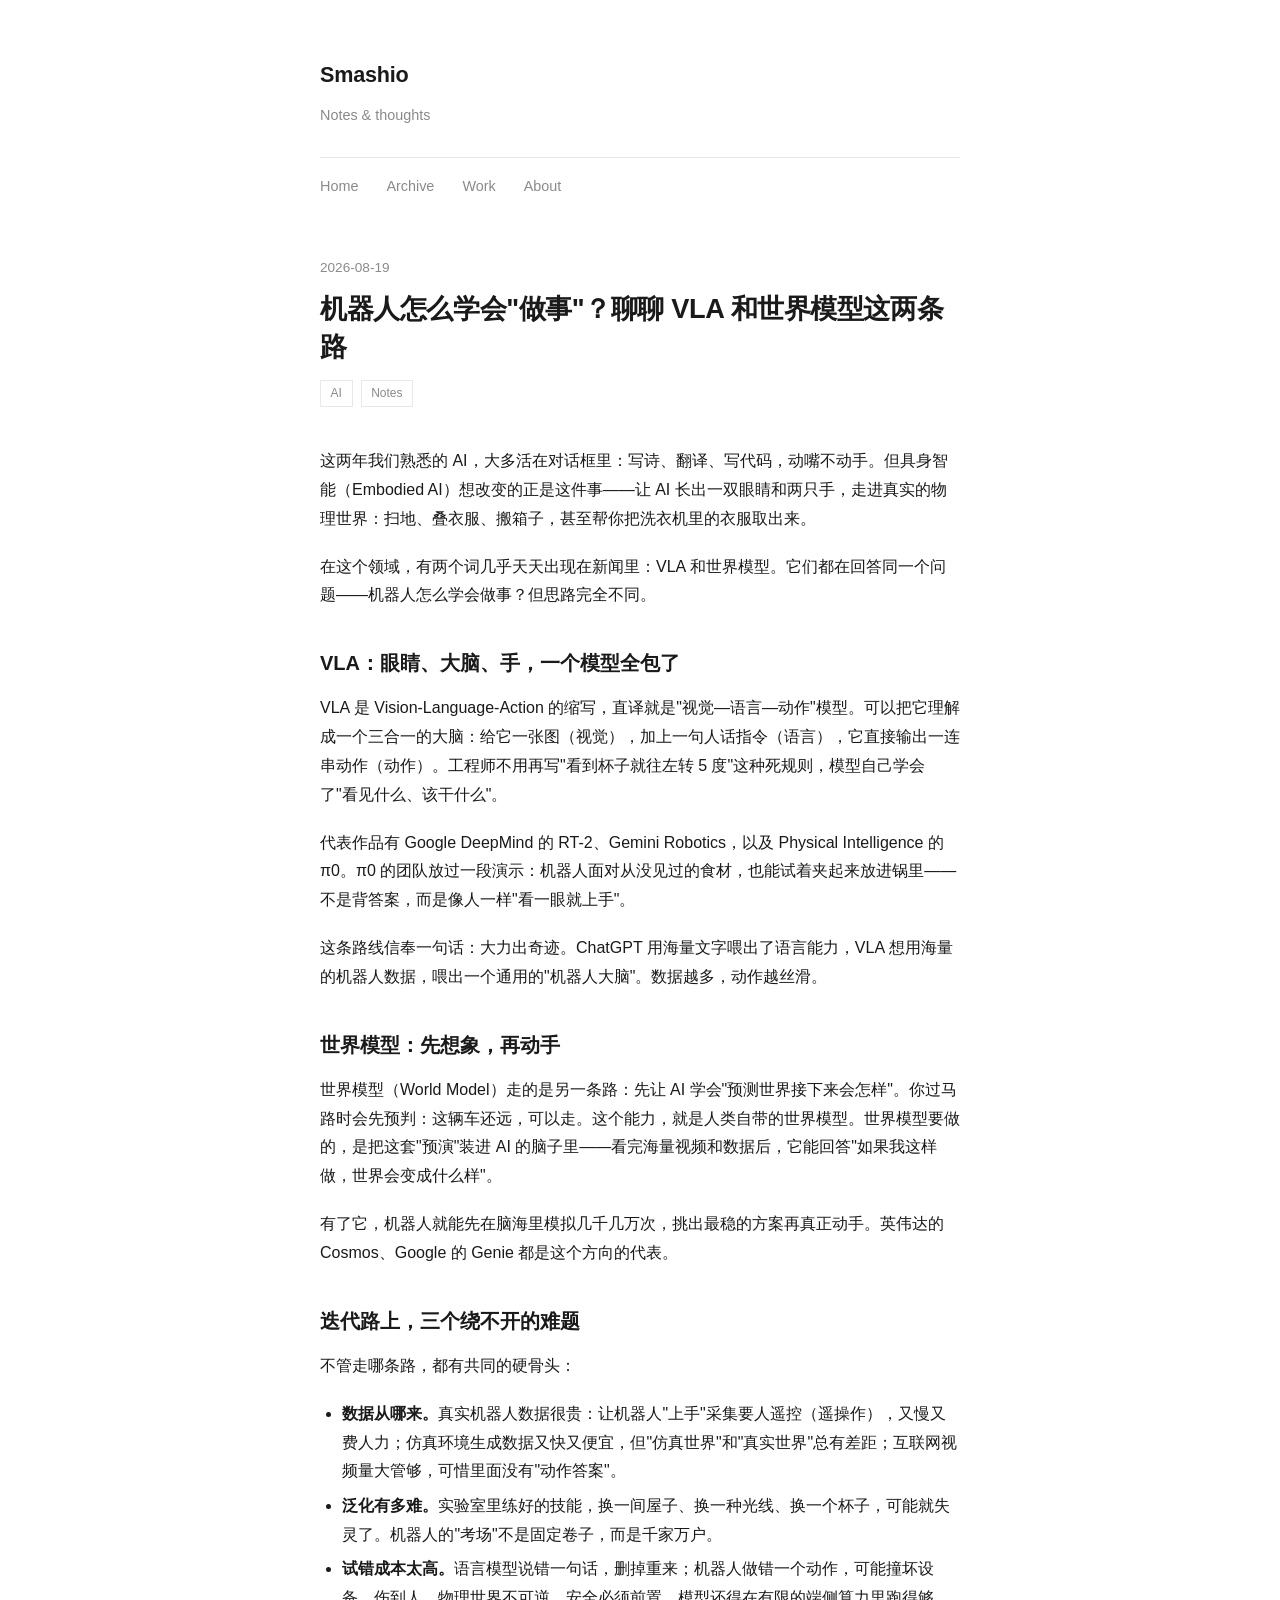
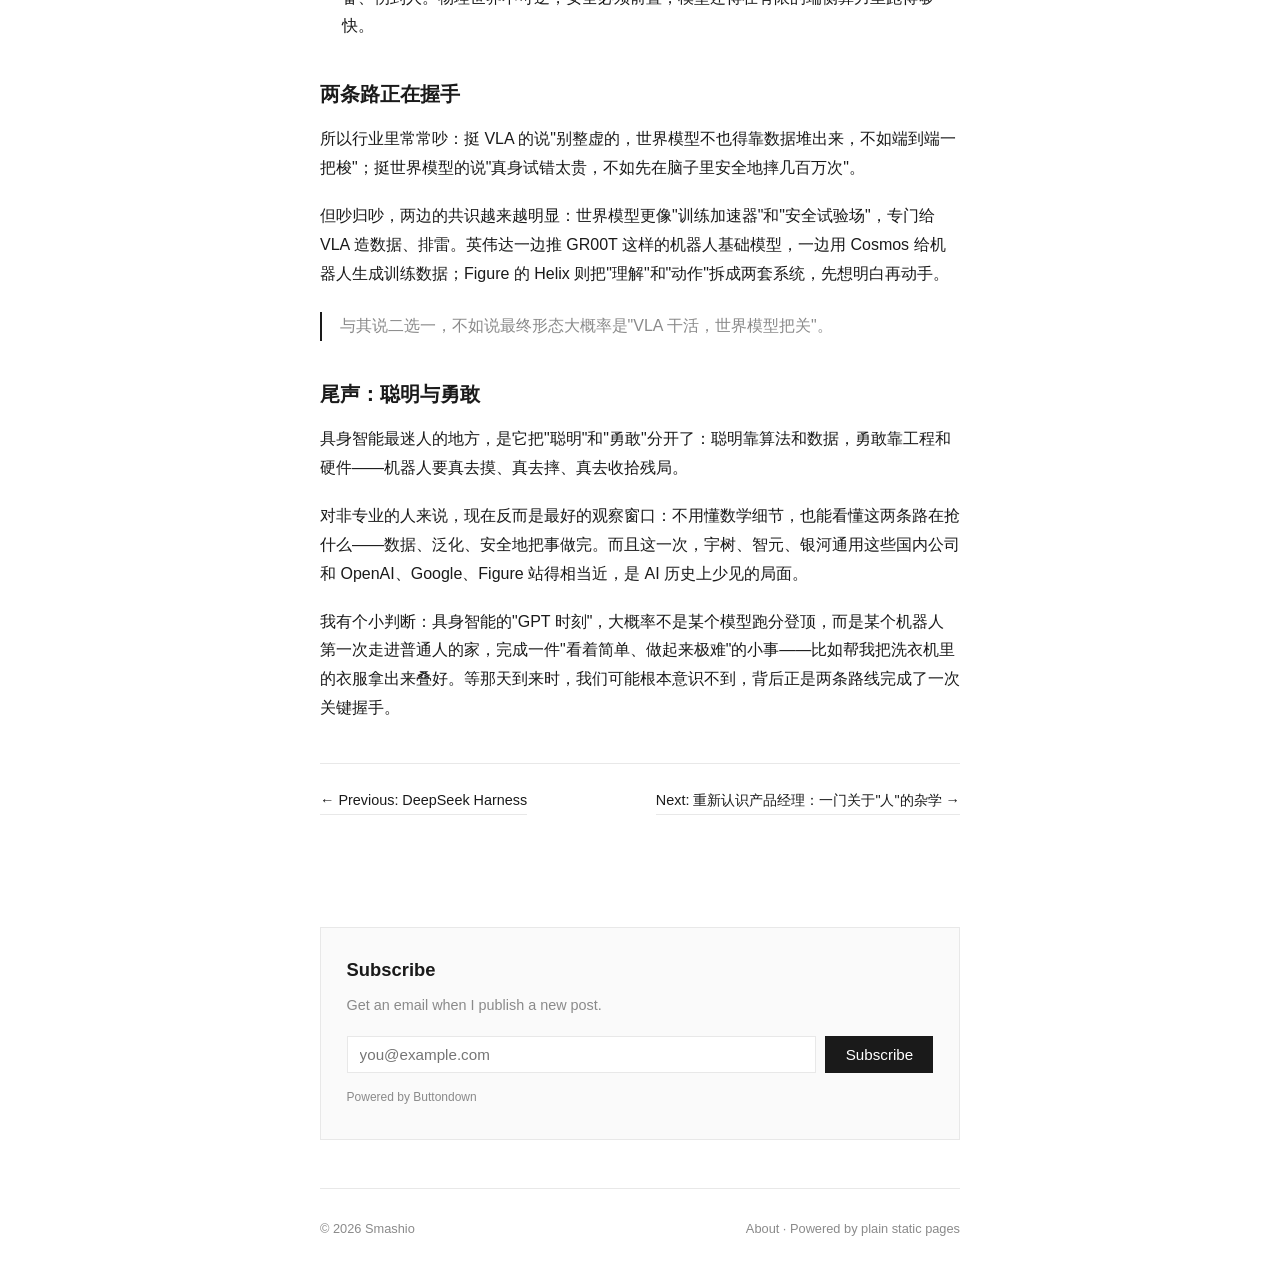
<file: posts/vla-world-model.html>
<!DOCTYPE html>
<html lang="zh-CN">
<head>
  <meta charset="UTF-8">
  <meta name="viewport" content="width=device-width, initial-scale=1.0">
  <title>机器人怎么学会"做事"？聊聊 VLA 和世界模型这两条路 · Smashio</title>
  <meta name="description" content="用大白话聊聊具身智能最火的两条技术路线——VLA 和世界模型：它们怎么迭代、在争什么、又卡在哪里。">
  <link rel="stylesheet" href="../css/style.css">
</head>
<body>
  <div class="wrap">
    <header class="site">
      <div class="site-title"><a href="../index.html">Smashio</a></div>
      <div class="site-desc">Notes &amp; thoughts</div>
      <nav class="site">
        <a href="../index.html">Home</a>
        <a href="../archive.html">Archive</a>
        <a href="../work.html">Work</a>
        <a href="../about.html">About</a>
      </nav>
    </header>

    <main>
      <article class="post">
        <header class="post-head">
          <div class="post-date">2026-08-19</div>
          <h1>机器人怎么学会"做事"？聊聊 VLA 和世界模型这两条路</h1>
          <div class="post-tags"><span>AI</span><span>Notes</span></div>
        </header>

        <div class="post-body">
          <p>这两年我们熟悉的 AI，大多活在对话框里：写诗、翻译、写代码，动嘴不动手。但具身智能（Embodied AI）想改变的正是这件事——让 AI 长出一双眼睛和两只手，走进真实的物理世界：扫地、叠衣服、搬箱子，甚至帮你把洗衣机里的衣服取出来。</p>

          <p>在这个领域，有两个词几乎天天出现在新闻里：VLA 和世界模型。它们都在回答同一个问题——机器人怎么学会做事？但思路完全不同。</p>

          <h2>VLA：眼睛、大脑、手，一个模型全包了</h2>
          <p>VLA 是 Vision-Language-Action 的缩写，直译就是"视觉—语言—动作"模型。可以把它理解成一个三合一的大脑：给它一张图（视觉），加上一句人话指令（语言），它直接输出一连串动作（动作）。工程师不用再写"看到杯子就往左转 5 度"这种死规则，模型自己学会了"看见什么、该干什么"。</p>

          <p>代表作品有 Google DeepMind 的 RT-2、Gemini Robotics，以及 Physical Intelligence 的 π0。π0 的团队放过一段演示：机器人面对从没见过的食材，也能试着夹起来放进锅里——不是背答案，而是像人一样"看一眼就上手"。</p>

          <p>这条路线信奉一句话：大力出奇迹。ChatGPT 用海量文字喂出了语言能力，VLA 想用海量的机器人数据，喂出一个通用的"机器人大脑"。数据越多，动作越丝滑。</p>

          <h2>世界模型：先想象，再动手</h2>
          <p>世界模型（World Model）走的是另一条路：先让 AI 学会"预测世界接下来会怎样"。你过马路时会先预判：这辆车还远，可以走。这个能力，就是人类自带的世界模型。世界模型要做的，是把这套"预演"装进 AI 的脑子里——看完海量视频和数据后，它能回答"如果我这样做，世界会变成什么样"。</p>

          <p>有了它，机器人就能先在脑海里模拟几千几万次，挑出最稳的方案再真正动手。英伟达的 Cosmos、Google 的 Genie 都是这个方向的代表。</p>

          <h2>迭代路上，三个绕不开的难题</h2>
          <p>不管走哪条路，都有共同的硬骨头：</p>

          <ul>
            <li><strong>数据从哪来。</strong>真实机器人数据很贵：让机器人"上手"采集要人遥控（遥操作），又慢又费人力；仿真环境生成数据又快又便宜，但"仿真世界"和"真实世界"总有差距；互联网视频量大管够，可惜里面没有"动作答案"。</li>
            <li><strong>泛化有多难。</strong>实验室里练好的技能，换一间屋子、换一种光线、换一个杯子，可能就失灵了。机器人的"考场"不是固定卷子，而是千家万户。</li>
            <li><strong>试错成本太高。</strong>语言模型说错一句话，删掉重来；机器人做错一个动作，可能撞坏设备、伤到人。物理世界不可逆，安全必须前置，模型还得在有限的端侧算力里跑得够快。</li>
          </ul>

          <h2>两条路正在握手</h2>
          <p>所以行业里常常吵：挺 VLA 的说"别整虚的，世界模型不也得靠数据堆出来，不如端到端一把梭"；挺世界模型的说"真身试错太贵，不如先在脑子里安全地摔几百万次"。</p>

          <p>但吵归吵，两边的共识越来越明显：世界模型更像"训练加速器"和"安全试验场"，专门给 VLA 造数据、排雷。英伟达一边推 GR00T 这样的机器人基础模型，一边用 Cosmos 给机器人生成训练数据；Figure 的 Helix 则把"理解"和"动作"拆成两套系统，先想明白再动手。</p>

          <blockquote>与其说二选一，不如说最终形态大概率是"VLA 干活，世界模型把关"。</blockquote>

          <h2>尾声：聪明与勇敢</h2>
          <p>具身智能最迷人的地方，是它把"聪明"和"勇敢"分开了：聪明靠算法和数据，勇敢靠工程和硬件——机器人要真去摸、真去摔、真去收拾残局。</p>

          <p>对非专业的人来说，现在反而是最好的观察窗口：不用懂数学细节，也能看懂这两条路在抢什么——数据、泛化、安全地把事做完。而且这一次，宇树、智元、银河通用这些国内公司和 OpenAI、Google、Figure 站得相当近，是 AI 历史上少见的局面。</p>

          <p>我有个小判断：具身智能的"GPT 时刻"，大概率不是某个模型跑分登顶，而是某个机器人第一次走进普通人的家，完成一件"看着简单、做起来极难"的小事——比如帮我把洗衣机里的衣服拿出来叠好。等那天到来时，我们可能根本意识不到，背后正是两条路线完成了一次关键握手。</p>
        </div>

        <nav class="post-nav">
          <a href="deepseek-harness.html">← Previous: DeepSeek Harness</a>
          <a href="rethinking-product-manager.html">Next: 重新认识产品经理：一门关于"人"的杂学 →</a>
        </nav>
      </article>
    </main>

    <section class="subscribe">
      <h2>Subscribe</h2>
      <p>Get an email when I publish a new post.</p>
      <form class="subscribe-form" action="https://buttondown.com/api/emails/embed-subscribe/yichen" method="post" target="_blank" rel="noopener">
        <input type="email" name="email" placeholder="you@example.com" required aria-label="Email address">
        <input type="hidden" name="embed" value="1">
        <button type="submit">Subscribe</button>
      </form>
      <a class="powered" href="https://buttondown.com" target="_blank" rel="noopener">Powered by Buttondown</a>
    </section>

    <footer class="site">
      <span>© 2026 Smashio</span>
      <span><a href="../about.html">About</a> · Powered by plain static pages</span>
    </footer>
  </div>
</body>
</html>
</file>
<file: css/style.css>
/* ============================================
   极简个人博客 · Minimal Personal Blog
   白底黑字，系统字体，克制排版
   ============================================ */

:root {
  --bg: #ffffff;
  --fg: #1a1a1a;
  --muted: #8a8a8a;
  --line: #e8e8e8;
  --maxw: 680px;
  --gap: 2.5rem;
}

* {
  margin: 0;
  padding: 0;
  box-sizing: border-box;
}

html {
  -webkit-font-smoothing: antialiased;
  text-rendering: optimizeLegibility;
}

body {
  background: var(--bg);
  color: var(--fg);
  font-family: -apple-system, BlinkMacSystemFont, "Segoe UI", "PingFang SC",
    "Hiragino Sans GB", "Microsoft YaHei", sans-serif;
  font-size: 16px;
  line-height: 1.8;
}

a {
  color: inherit;
  text-decoration: none;
  border-bottom: 1px solid var(--line);
  transition: border-color 0.15s ease;
}

a:hover {
  border-color: var(--fg);
}

/* ---------- 布局 ---------- */

.wrap {
  max-width: var(--maxw);
  margin: 0 auto;
  padding: 0 1.25rem;
}

/* ---------- 头部 ---------- */

header.site {
  padding: 3.5rem 0 2.5rem;
}

.site-title {
  font-size: 1.35rem;
  font-weight: 600;
  letter-spacing: -0.01em;
}

.site-title a {
  border-bottom: none;
}

.site-desc {
  margin-top: 0.5rem;
  color: var(--muted);
  font-size: 0.9rem;
}

nav.site {
  margin-top: 1.75rem;
  padding-top: 1rem;
  border-top: 1px solid var(--line);
  display: flex;
  gap: 1.75rem;
}

nav.site a {
  font-size: 0.9rem;
  color: var(--muted);
  border-bottom: none;
}

nav.site a:hover {
  color: var(--fg);
}

nav.site a.active {
  color: var(--fg);
  border-bottom: 1px solid var(--fg);
}

/* ---------- 首页时间线 ---------- */

.timeline {
  position: relative;
  padding: 0.5rem 0 1rem;
}

/* 纵向时间轴线 */
.timeline::before {
  content: "";
  position: absolute;
  top: 6px;
  bottom: 6px;
  left: 7px;
  width: 1px;
  background: var(--line);
}

.tl-item {
  position: relative;
  padding: 0 0 2.75rem 2.5rem;
}

.tl-item:last-child {
  padding-bottom: 0.5rem;
}

.tl-dot {
  position: absolute;
  left: 0;
  top: 12px;
  width: 15px;
  height: 15px;
  border-radius: 50%;
  border: 2px solid var(--fg);
  background: var(--bg);
}

.tl-date {
  display: block;
  font-size: 0.78rem;
  color: var(--muted);
  margin-bottom: 0.7rem;
  font-variant-numeric: tabular-nums;
}

.tl-card {
  display: block;
  border: 1px solid var(--line);
  transition: border-color 0.15s ease;
}

.tl-card:hover {
  border-color: var(--fg);
}

.tl-cover {
  display: block;
  width: 100%;
  aspect-ratio: 16 / 9;
  object-fit: cover;
  background: #f4f4f4;
}

.tl-info {
  padding: 1rem 1.25rem 1.3rem;
}

.tl-title {
  font-size: 1.15rem;
  font-weight: 600;
  line-height: 1.5;
}

.tl-excerpt {
  margin-top: 0.4rem;
  font-size: 0.9rem;
  color: #666;
  display: -webkit-box;
  -webkit-line-clamp: 2;
  -webkit-box-orient: vertical;
  overflow: hidden;
}

.tl-cat {
  display: inline-block;
  margin-top: 0.8rem;
  font-size: 0.75rem;
  color: var(--muted);
  border: 1px solid var(--line);
  padding: 0.05rem 0.5rem;
}

/* ---------- 文章详情 ---------- */

article.post {
  padding: 1rem 0 4rem;
}

.post-head .post-date {
  font-size: 0.85rem;
  color: var(--muted);
  font-variant-numeric: tabular-nums;
}

.post-head h1 {
  margin-top: 0.6rem;
  font-size: 1.7rem;
  font-weight: 600;
  line-height: 1.4;
  letter-spacing: -0.015em;
}

.post-head .post-tags {
  margin-top: 0.9rem;
  display: flex;
  gap: 0.5rem;
  flex-wrap: wrap;
}

.post-head .post-tags span {
  font-size: 0.75rem;
  color: var(--muted);
  border: 1px solid var(--line);
  padding: 0.1rem 0.6rem;
}

.post-body {
  margin-top: 2.5rem;
}

.post-body h2 {
  font-size: 1.25rem;
  font-weight: 600;
  margin: 2.2rem 0 0.8rem;
}

.post-body h3 {
  font-size: 1.05rem;
  font-weight: 600;
  margin: 1.8rem 0 0.6rem;
}

.post-body p {
  margin-bottom: 1.2rem;
}

.post-body ul,
.post-body ol {
  margin: 0 0 1.2rem 1.4rem;
}

.post-body li {
  margin-bottom: 0.35rem;
}

.post-body blockquote {
  margin: 1.5rem 0;
  padding-left: 1.1rem;
  border-left: 2px solid var(--fg);
  color: var(--muted);
}

.post-body code {
  font-family: "SF Mono", Menlo, Consolas, monospace;
  font-size: 0.85em;
  background: #f6f6f6;
  padding: 0.15em 0.4em;
}

.post-body pre {
  margin: 1.5rem 0;
  padding: 1.1rem 1.25rem;
  background: #fafafa;
  border: 1px solid var(--line);
  overflow-x: auto;
}

.post-body pre code {
  background: none;
  padding: 0;
  font-size: 0.82rem;
}

.post-nav {
  display: flex;
  justify-content: space-between;
  gap: 1rem;
  margin-top: 2.5rem;
  padding-top: 1.5rem;
  border-top: 1px solid var(--line);
  font-size: 0.9rem;
}

.post-nav span.muted {
  color: var(--muted);
}

/* ---------- 关于页 ---------- */

.page {
  padding: 1rem 0 4rem;
}

.page h1 {
  font-size: 1.5rem;
  font-weight: 600;
  margin-bottom: 1.5rem;
}

.page p {
  margin-bottom: 1.2rem;
  color: #444;
}

/* ---------- 归档页 ---------- */

.archive-year {
  margin: 1.6rem 0 0.8rem;
  font-size: 0.9rem;
  font-weight: 600;
  color: var(--muted);
  text-transform: uppercase;
  letter-spacing: 0.06em;
}

.archive-list {
  list-style: none;
}

.archive-list li {
  display: flex;
  justify-content: space-between;
  align-items: baseline;
  gap: 1rem;
  padding: 0.6rem 0;
  border-bottom: 1px solid var(--line);
  font-size: 0.95rem;
}

.archive-list li a {
  border-bottom: none;
}

.archive-list li a:hover {
  color: var(--muted);
}

.archive-list time {
  color: var(--muted);
  font-size: 0.8rem;
  white-space: nowrap;
  font-variant-numeric: tabular-nums;
}

/* ---------- 页脚 ---------- */

footer.site {
  margin-top: 3rem;
  padding: 1.75rem 0 3rem;
  border-top: 1px solid var(--line);
  font-size: 0.8rem;
  color: var(--muted);
  display: flex;
  justify-content: space-between;
  flex-wrap: wrap;
  gap: 0.5rem;
}

footer.site a {
  border-bottom: none;
}

/* ---------- GitHub 贡献图 ---------- */

.github {
  margin-top: 3rem;
}

.github-head {
  display: flex;
  justify-content: space-between;
  align-items: baseline;
  gap: 1rem;
}

.github-head h2 {
  font-size: 1.15rem;
  font-weight: 600;
}

.github-head a {
  font-size: 0.85rem;
  color: var(--muted);
  border-bottom: none;
}

.gh-graph {
  margin-top: 1.1rem;
  padding: 1.15rem 1.25rem;
  border: 1px solid var(--line);
  background: #fafafa;
  overflow-x: auto;
}

.gh-months {
  position: relative;
  height: 14px;
  margin-bottom: 4px;
}

.gh-month {
  position: absolute;
  top: 0;
  font-size: 9px;
  color: var(--muted);
  line-height: 1;
  white-space: nowrap;
}

.gh-grid {
  display: flex;
  gap: 3px;
}

.gh-col {
  display: flex;
  flex-direction: column;
  gap: 3px;
}

.gh-cell {
  flex: none;
  width: 10px;
  height: 10px;
  background: #ebedf0;
}

.gh-cell[data-l="1"] {
  background: #9be9a8;
}

.gh-cell[data-l="2"] {
  background: #40c463;
}

.gh-cell[data-l="3"] {
  background: #30a14e;
}

.gh-cell[data-l="4"] {
  background: #216e39;
}

.gh-loading,
.gh-error {
  font-size: 0.85rem;
  color: var(--muted);
}

.gh-meta {
  margin-top: 0.9rem;
  display: flex;
  justify-content: space-between;
  align-items: center;
  gap: 1rem;
  flex-wrap: wrap;
  font-size: 0.8rem;
  color: var(--muted);
}

.gh-legend {
  display: flex;
  align-items: center;
  gap: 3px;
  font-size: 0.75rem;
}

/* ---------- 订阅 ---------- */

.subscribe {
  margin-top: 3rem;
  padding: 1.6rem 1.6rem 1.8rem;
  border: 1px solid var(--line);
  background: #fafafa;
}

.subscribe h2 {
  font-size: 1.15rem;
  font-weight: 600;
}

.subscribe p {
  margin: 0.4rem 0 1.1rem;
  font-size: 0.9rem;
  color: var(--muted);
}

.subscribe-form {
  display: flex;
  gap: 0.6rem;
  flex-wrap: wrap;
}

.subscribe-form input[type="email"] {
  flex: 1 1 220px;
  min-width: 0;
  padding: 0.55rem 0.75rem;
  font-family: inherit;
  font-size: 0.95rem;
  color: var(--fg);
  background: #fff;
  border: 1px solid var(--line);
}

.subscribe-form input[type="email"]:focus {
  outline: none;
  border-color: var(--fg);
}

.subscribe-form button {
  padding: 0.55rem 1.2rem;
  font-family: inherit;
  font-size: 0.95rem;
  color: #fff;
  background: var(--fg);
  border: 1px solid var(--fg);
  cursor: pointer;
}

.subscribe-form button:hover {
  background: #333;
}

.subscribe .powered {
  display: inline-block;
  margin-top: 0.85rem;
  font-size: 0.75rem;
  color: var(--muted);
  border-bottom: none;
}

/* ---------- Portfolio / Work page ---------- */

.work-hero {
  padding: 2rem 0 2.5rem;
  border-bottom: 1px solid var(--line);
  margin-bottom: 2.5rem;
}

.work-hero h1 {
  font-size: 1.7rem;
  font-weight: 600;
  line-height: 1.35;
  letter-spacing: -0.015em;
  margin-bottom: 1rem;
}

.work-hero .hero-bio {
  font-size: 0.92rem;
  color: var(--muted);
  line-height: 1.75;
  margin-bottom: 1.5rem;
}

.work-meta {
  display: flex;
  flex-wrap: wrap;
  gap: 1rem 2.5rem;
  padding-top: 1.2rem;
  border-top: 1px solid var(--line);
}

.work-meta-item .meta-label {
  font-size: 0.72rem;
  text-transform: uppercase;
  letter-spacing: 0.1em;
  color: var(--muted);
  margin-bottom: 0.2rem;
}

.work-meta-item .meta-value {
  font-size: 0.9rem;
  font-weight: 500;
}

.work-print {
  display: inline-block;
  margin-top: 1.5rem;
  font-size: 0.8rem;
  color: var(--muted);
  border: 1px solid var(--line);
  padding: 0.35rem 0.9rem;
  background: none;
  cursor: pointer;
  font-family: inherit;
}

.work-print:hover {
  color: var(--fg);
  border-color: var(--fg);
}

/* Section headers */

.sec-head {
  display: flex;
  align-items: baseline;
  gap: 0.8rem;
  margin: 3rem 0 1.8rem;
  padding-bottom: 0.8rem;
  border-bottom: 1px solid var(--line);
}

.sec-head .sec-num {
  font-size: 0.85rem;
  color: var(--muted);
  font-weight: 500;
}

.sec-head h2 {
  font-size: 1.25rem;
  font-weight: 600;
  letter-spacing: -0.01em;
}

/* Case study toggle rows */

.work-item {
  border-bottom: 1px solid var(--line);
}

.work-item:first-of-type {
  border-top: 1px solid var(--line);
}

.work-toggle {
  display: grid;
  grid-template-columns: 2.5rem minmax(0, 1fr) auto 2rem;
  grid-template-areas:
    "idx title title arrow"
    ".    desc  meta  meta";
  align-items: start;
  gap: 0.35rem 1.2rem;
  width: 100%;
  padding: 1.5rem 0;
  background: none;
  border: none;
  font: inherit;
  color: inherit;
  text-align: left;
  cursor: pointer;
  transition: padding 0.25s ease;
}

.work-toggle .wk-idx   { grid-area: idx; }
.work-toggle .wk-title { grid-area: title; }
.work-toggle .wk-desc  { grid-area: desc; }
.work-toggle .wk-meta  { grid-area: meta; }
.work-toggle .wk-arrow { grid-area: arrow; }

.work-toggle:hover {
  padding-left: 0.6rem;
}

.work-toggle .wk-idx {
  font-size: 0.85rem;
  color: var(--muted);
  font-weight: 500;
  padding-top: 0.2rem;
}

.work-toggle .wk-title {
  font-size: 1.15rem;
  font-weight: 600;
  line-height: 1.4;
}

.work-toggle .wk-desc {
  font-size: 0.88rem;
  color: #666;
}

.work-toggle .wk-meta {
  text-align: right;
}

.work-toggle .wk-tags {
  display: block;
  font-size: 0.75rem;
  color: var(--muted);
  text-transform: uppercase;
  letter-spacing: 0.06em;
  margin-bottom: 0.2rem;
}

.work-toggle .wk-year {
  display: block;
  font-size: 0.8rem;
  color: var(--muted);
}

.work-toggle .wk-arrow {
  font-size: 1.1rem;
  color: var(--muted);
  transition: transform 0.35s ease;
  text-align: right;
}

.work-toggle.open .wk-arrow {
  transform: rotate(180deg);
}

/* Case detail panel (expand/collapse) */

.case-panel {
  display: grid;
  grid-template-rows: 0fr;
  transition: grid-template-rows 0.45s ease;
}

.case-panel.open {
  grid-template-rows: 1fr;
}

.case-inner {
  overflow: hidden;
  padding: 0 0 0 0.5rem;
  border-left: 2px solid var(--line);
}

.case-summary {
  padding: 1.2rem 0 1rem;
}

.case-lead {
  font-size: 0.92rem;
  color: #444;
  margin-bottom: 0.8rem;
}

.case-chips {
  display: flex;
  flex-wrap: wrap;
  gap: 0.5rem;
}

.case-chip {
  font-size: 0.75rem;
  color: var(--muted);
  border: 1px solid var(--line);
  padding: 0.15rem 0.6rem;
}

.case-chip strong {
  font-weight: 600;
  color: var(--fg);
}

.case-sec {
  padding: 1.1rem 0;
  border-top: 1px solid var(--line);
}

.case-label {
  font-size: 0.95rem;
  font-weight: 600;
  margin-bottom: 0.6rem;
}

.case-label em {
  font-style: normal;
  font-weight: 400;
  color: var(--muted);
  font-size: 0.82rem;
  margin-left: 0.5rem;
}

.case-sec p {
  font-size: 0.9rem;
  color: #444;
  margin-bottom: 0.5rem;
}

.case-sec p strong {
  font-weight: 600;
  color: var(--fg);
}

/* Quote block */

.case-quote {
  font-size: 0.95rem;
  line-height: 1.65;
  color: var(--fg);
  border-left: 2px solid var(--fg);
  padding-left: 0.9rem;
  margin: 1rem 0;
}

/* 3-column card grid */

.case-grid3 {
  display: grid;
  grid-template-columns: repeat(3, 1fr);
  gap: 1px;
  background: var(--line);
  border: 1px solid var(--line);
}

.case-card {
  background: var(--bg);
  padding: 0.8rem 0.9rem;
}

.case-card strong {
  display: block;
  font-size: 0.85rem;
  font-weight: 600;
  margin-bottom: 0.25rem;
}

.case-card p {
  font-size: 0.8rem;
  color: var(--muted);
  margin: 0;
}

/* 4-column stats strip */

.case-strip {
  display: grid;
  grid-template-columns: repeat(4, 1fr);
  gap: 1px;
  background: var(--line);
  border: 1px solid var(--line);
  margin-top: 0.6rem;
}

.case-strip > div {
  background: var(--bg);
  padding: 0.8rem 0.9rem;
}

.case-strip strong {
  display: block;
  font-size: 1.3rem;
  font-weight: 600;
  line-height: 1.15;
}

.case-strip span {
  display: block;
  font-size: 0.76rem;
  color: var(--muted);
  margin-top: 0.15rem;
}

/* Key-value rows */

.case-rows {
  display: flex;
  flex-direction: column;
}

.case-row {
  display: grid;
  grid-template-columns: 7rem 1fr;
  gap: 0.8rem;
  padding: 0.4rem 0;
}

.case-row strong {
  font-size: 0.85rem;
  font-weight: 600;
}

.case-row span {
  font-size: 0.85rem;
  color: #555;
}

/* Step flow */

.case-steps {
  display: flex;
  flex-wrap: wrap;
  align-items: center;
  gap: 0.35rem;
  margin-top: 0.7rem;
}

.case-steps span {
  font-size: 0.76rem;
  color: var(--muted);
  border: 1px solid var(--line);
  padding: 0.15rem 0.5rem;
}

.case-steps .step-arrow {
  color: var(--muted);
  font-size: 0.75rem;
}

/* Gallery */

.case-gallery {
  display: flex;
  gap: 1rem;
  align-items: flex-start;
  padding: 1rem 0;
  border-top: 1px solid var(--line);
}

.case-gallery img {
  width: 140px;
  border: 1px solid var(--line);
  background: #fafafa;
}

.case-gallery img.wide-img {
  width: 220px;
}

.case-gallery p {
  font-size: 0.8rem;
  color: var(--muted);
  margin: 0;
}

/* Links row */

.case-links {
  display: flex;
  flex-wrap: wrap;
  gap: 1.4rem;
  margin-top: 0.8rem;
}

.case-links a {
  font-size: 0.9rem;
  border-bottom: 1px solid var(--fg);
}

.case-links a:hover {
  opacity: 0.7;
}

/* Minor detail text */

.case-small {
  font-size: 0.78rem;
  color: var(--muted);
  margin-top: 0.6rem;
}

/* Close button */

.case-close {
  margin-top: 1rem;
  background: none;
  border: none;
  padding: 0;
  font-size: 0.85rem;
  color: var(--muted);
  cursor: pointer;
  font-family: inherit;
}

.case-close:hover {
  color: var(--fg);
}

/* ---------- Capabilities grid ---------- */

.cap-grid {
  display: grid;
  grid-template-columns: repeat(3, 1fr);
  gap: 1px;
  background: var(--line);
  border: 1px solid var(--line);
}

.cap-card {
  background: var(--bg);
  padding: 1.5rem 1.2rem;
}

.cap-card .cap-num {
  font-size: 0.8rem;
  color: var(--muted);
  font-weight: 500;
}

.cap-card h3 {
  font-size: 1rem;
  font-weight: 600;
  margin: 0.6rem 0 0.5rem;
}

.cap-card p {
  font-size: 0.85rem;
  color: var(--muted);
}

.cap-card .cap-tools {
  margin-top: 0.9rem;
  font-size: 0.75rem;
  color: #666;
  letter-spacing: 0.04em;
}

/* ---------- Experience ---------- */

.exp-item {
  display: grid;
  grid-template-columns: 8rem 1fr;
  gap: 1.5rem;
  padding: 1.5rem 0;
  border-bottom: 1px solid var(--line);
}

.exp-item:first-of-type {
  border-top: 1px solid var(--line);
}

.exp-period {
  font-size: 0.85rem;
  color: var(--muted);
  padding-top: 0.15rem;
}

.exp-item h3 {
  font-size: 1.1rem;
  font-weight: 600;
}

.exp-role {
  font-size: 0.88rem;
  color: var(--muted);
  margin: 0.15rem 0 0.6rem;
}

.exp-item p {
  font-size: 0.9rem;
  color: #555;
}

/* ---------- Contact section ---------- */

.work-contact {
  text-align: center;
  padding: 3rem 0 2rem;
}

.work-contact .contact-kicker {
  font-size: 0.78rem;
  text-transform: uppercase;
  letter-spacing: 0.14em;
  color: var(--muted);
  margin-bottom: 1.2rem;
}

.work-contact h2 {
  font-size: 1.5rem;
  font-weight: 600;
  line-height: 1.4;
}

.work-contact .contact-email {
  display: inline-block;
  margin-top: 2rem;
  font-size: 1.2rem;
  font-weight: 500;
  border-bottom: 1px solid var(--fg);
}

.work-contact .contact-email:hover {
  opacity: 0.7;
}

.work-contact .contact-socials {
  margin-top: 2rem;
  display: flex;
  justify-content: center;
  gap: 2rem;
  font-size: 0.82rem;
  color: var(--muted);
}

.work-contact .contact-socials a:hover {
  color: var(--fg);
}

/* ---------- Responsive ---------- */

@media (max-width: 480px) {
  header.site {
    padding-top: 2.25rem;
  }
  .post-head h1 {
    font-size: 1.45rem;
  }
  .tl-item {
    padding-left: 1.75rem;
  }
  .archive-list li {
    flex-direction: column;
    gap: 0.15rem;
  }

  /* Portfolio responsive */
  .work-toggle {
    grid-template-columns: 1.8rem minmax(0, 1fr) auto;
    grid-template-areas:
      "idx title arrow"
      ".    desc  desc"
      ".    meta  meta";
  }
  .work-toggle .wk-meta {
    text-align: left;
  }
  .case-grid3 {
    grid-template-columns: 1fr;
  }
  .case-strip {
    grid-template-columns: repeat(2, 1fr);
  }
  .case-row {
    grid-template-columns: 1fr;
    gap: 0.15rem;
  }
  .case-gallery {
    flex-direction: column;
  }
  .case-gallery img {
    width: 100%;
    max-width: 280px;
  }
  .case-gallery img.wide-img {
    width: 100%;
    max-width: 400px;
  }
  .cap-grid {
    grid-template-columns: 1fr;
  }
  .exp-item {
    grid-template-columns: 1fr;
    gap: 0.3rem;
  }
}

/* ---------- Print / PDF ---------- */

@page {
  size: A4;
  /* 上下边距 ≤8mm 以隐藏浏览器打印页眉页脚（file:// URL / 页码），左右 13mm 保持 A4 正常留白 */
  margin: 8mm 13mm;
}

@media print {
  body {
    background: #fff;
    font-size: 10.5pt;
    line-height: 1.6;
    -webkit-print-color-adjust: exact;
    print-color-adjust: exact;
  }

  header.site, nav.site, footer.site,
  .subscribe, .github, .work-print,
  .work-toggle .wk-arrow, .case-close,
  .contact-socials {
    display: none !important;
  }

  .case-panel {
    grid-template-rows: 1fr !important;
  }

  .wrap {
    max-width: 100%;
  }
  .page, .work-hero {
    padding: 0.5rem 0 1rem;
  }
  .sec-head {
    margin: 1.5rem 0 1rem;
    padding-bottom: 0.5rem;
  }
  .sec-head h2 { font-size: 13pt; }
  .work-hero h1 { font-size: 22pt; }
  .work-meta {
    margin-top: 0.8rem;
    padding-top: 0.6rem;
    gap: 0.8rem 1.5rem;
  }
  .work-toggle {
    padding: 0.8rem 0;
    cursor: default;
  }
  .work-toggle:hover { padding-left: 0; }
  .case-inner { padding-left: 0.5rem; }
  .case-sec { padding: 0.7rem 0; }
  .case-grid3 { grid-template-columns: repeat(3, 1fr); }
  .case-strip { grid-template-columns: repeat(4, 1fr); }
  .case-row { grid-template-columns: 6rem 1fr; }
  .case-gallery { flex-direction: row; }
  .cap-grid { grid-template-columns: repeat(3, 1fr); }
  .cap-card { padding: 0.8rem 1rem; }
  .exp-item {
    grid-template-columns: 8rem 1fr;
    padding: 0.8rem 0;
  }

  .work-toggle, .case-card, .case-strip > div, .case-row,
  .cap-card, .exp-item, .case-gallery, .case-summary {
    break-inside: avoid;
  }
  h1, h2, h3, .sec-head, .case-label {
    break-after: avoid;
  }

  .case-links a {
    border-bottom: none;
    font-size: 9pt;
  }
}
</file>
